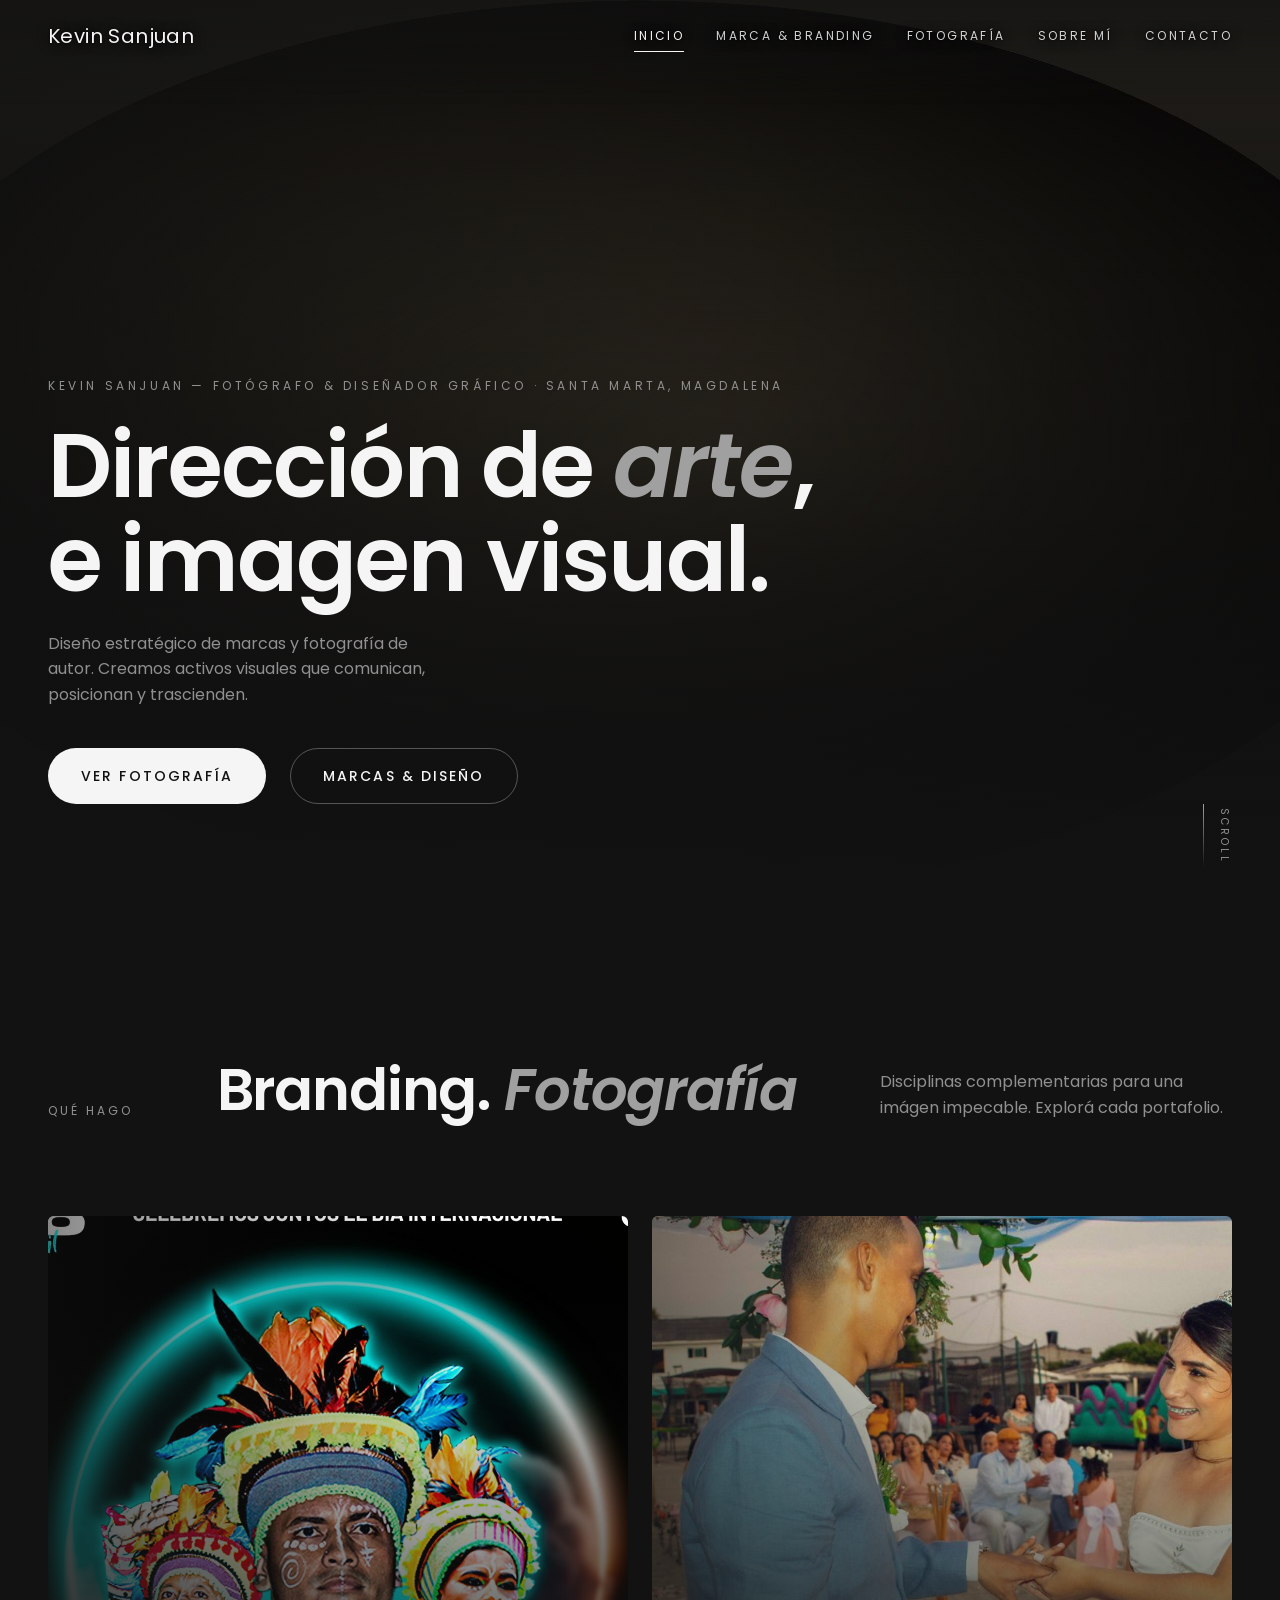
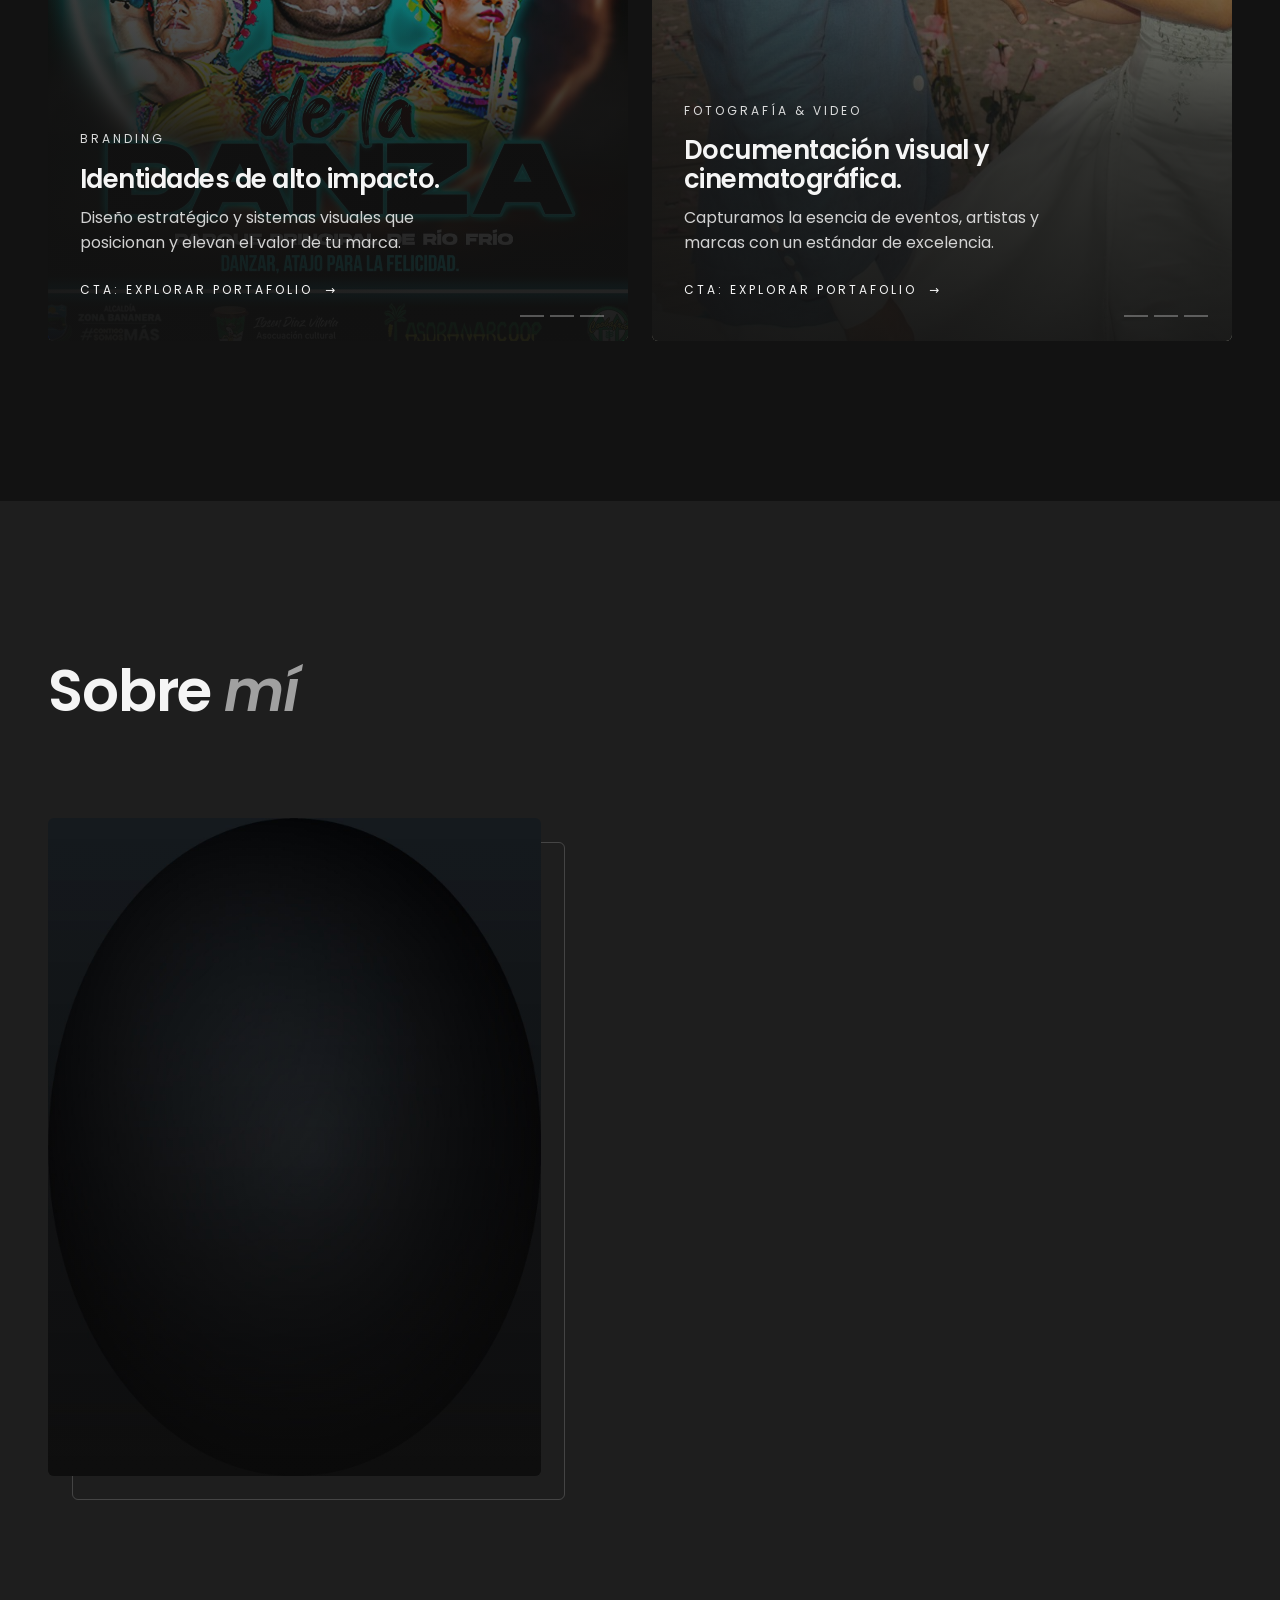
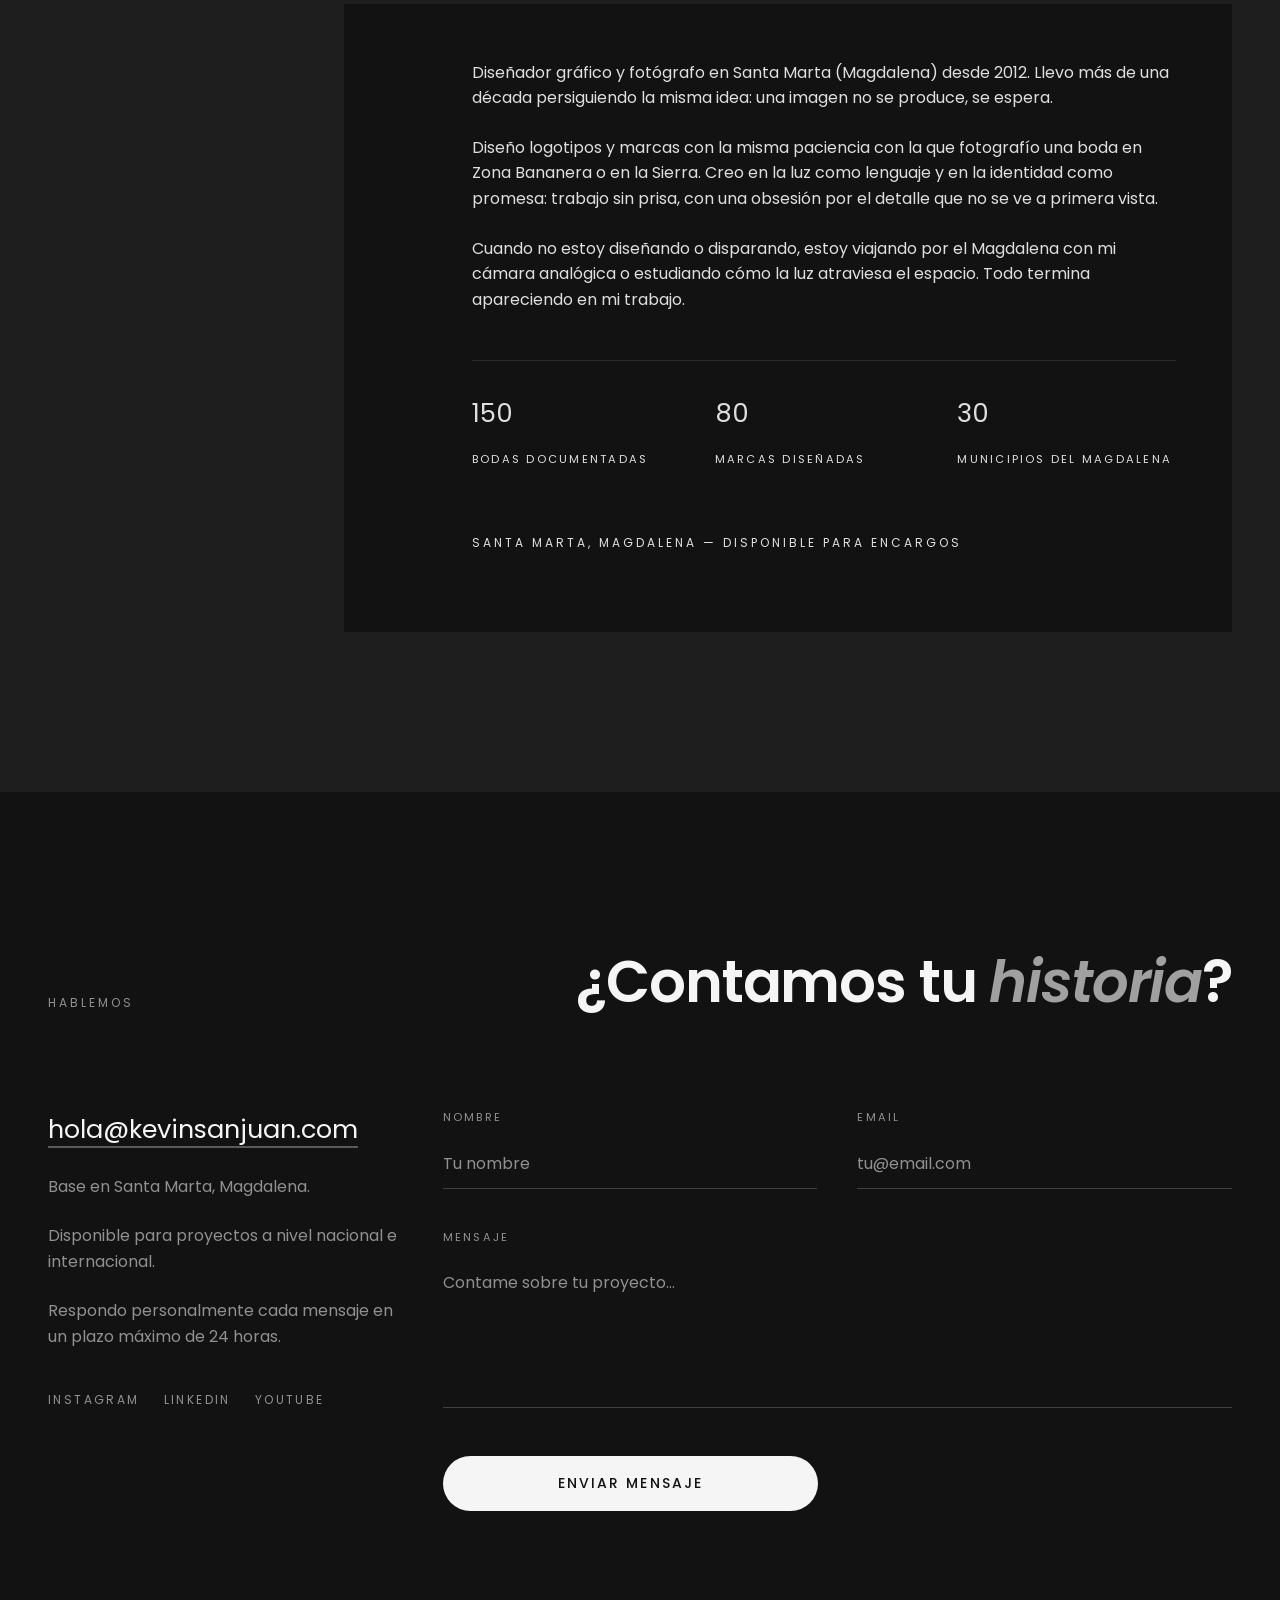
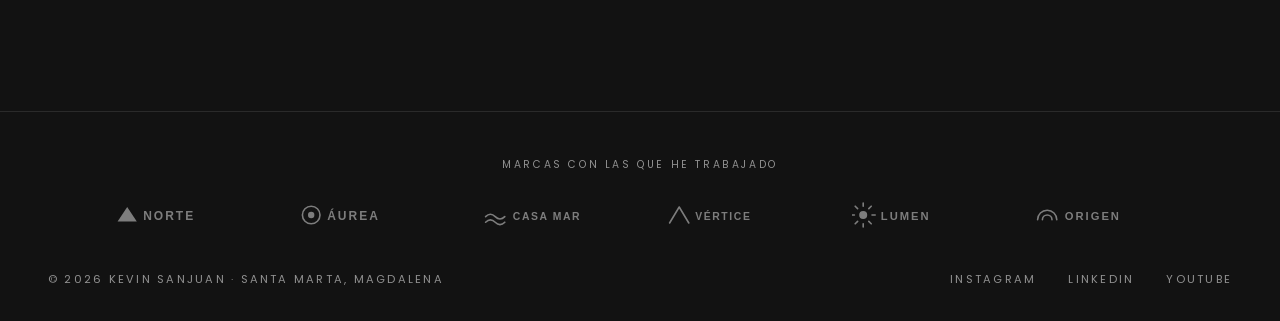
<file: index.html>
<!DOCTYPE html>
<html lang="es">
<head>
  <meta charset="UTF-8">
  <meta name="viewport" content="width=device-width, initial-scale=1">
  <!-- TITULO: es lo primero que ve Google y el usuario en los resultados.
       Mantener las palabras: "Fotógrafo", "Diseñador Gráfico", "Santa Marta". -->
  <title>Kevin Sanjuan — Fotógrafo y Diseñador Gráfico en Santa Marta</title>
  <!-- DESCRIPCION: texto que se muestra bajo el título en Google (máx ~155 caracteres).
       Debe incluir los servicios y las zonas: Santa Marta, Zona Bananera, Magdalena. -->
  <meta name="description" content="Fotógrafo de bodas, eventos y artistas y diseñador gráfico en Santa Marta y Zona Bananera, Magdalena. Logos, branding y fotografía profesional.">
  <meta property="og:title" content="Kevin Sanjuan — Fotógrafo y Diseñador Gráfico en Santa Marta">
  <meta property="og:description" content="Fotógrafo de bodas, eventos y artistas y diseñador gráfico en Santa Marta y Zona Bananera, Magdalena. Logos, branding y fotografía profesional.">
  <meta property="og:type" content="website">
  <meta property="og:site_name" content="Kevin Sanjuan">
  <meta property="og:locale" content="es_CO">
  <meta property="og:url" content="https://jcuetot.github.io/paginafotografo/">
  <meta property="og:image" content="https://jcuetot.github.io/paginafotografo/images/hero.jpg">
  <meta property="og:image:width" content="1600">
  <meta property="og:image:height" content="900">
  <meta property="og:image:alt" content="Kevin Sanjuan — Fotógrafo y Diseñador Gráfico en Santa Marta">
  <meta name="twitter:card" content="summary_large_image">
  <meta name="twitter:title" content="Kevin Sanjuan — Fotógrafo y Diseñador Gráfico en Santa Marta">
  <meta name="twitter:description" content="Fotografía y diseño gráfico en Santa Marta, Zona Bananera y el Magdalena.">
  <meta name="twitter:image" content="https://jcuetot.github.io/paginafotografo/images/hero.jpg">
  <link rel="canonical" href="https://jcuetot.github.io/paginafotografo/">
  <meta name="theme-color" content="#121212">
  <!-- Geo: ayuda a ubicar la página en Santa Marta / Magdalena -->
  <meta name="geo.region" content="CO-MAG">
  <meta name="geo.placename" content="Santa Marta, Zona Bananera, Magdalena">
  <link rel="icon" href="favicon.svg" type="image/svg+xml">

  <link rel="preconnect" href="https://fonts.googleapis.com">
  <link rel="preconnect" href="https://fonts.gstatic.com" crossorigin>
  <link href="https://fonts.googleapis.com/css2?family=Poppins:wght@400;500;600;700&display=swap" rel="stylesheet">

  <link rel="stylesheet" href="styles.css?v=6">

  <!-- DATOS ESTRUCTURADOS (JSON-LD): Google los lee para mostrar "fotógrafo en santa marta".
       Solo hay que reemplazar el teléfono cuando exista. El resto está bien así. -->
  <script type="application/ld+json">
  {
    "@context": "https://schema.org",
    "@type": "ProfessionalService",
    "additionalType": "https://schema.org/Photographer",
    "name": "Kevin Sanjuan — Fotógrafo y Diseñador Gráfico en Santa Marta",
    "description": "Fotógrafo de bodas, eventos y artistas y diseñador gráfico en Santa Marta y Zona Bananera, Magdalena. Logos, branding y fotografía profesional.",
    "url": "https://jcuetot.github.io/paginafotografo/",
    "sameAs": [
      "https://www.instagram.com/kevinsanjuan70/",
      "https://www.linkedin.com/in/kevin-sanjuan-berdugo-024667403/",
      "https://www.youtube.com/@kevinsanjuan8070"
    ],
    "image": "https://jcuetot.github.io/paginafotografo/images/hero.jpg",
    "priceRange": "$$",
    "email": "hola@kevinsanjuan.com",
    "address": {
      "@type": "PostalAddress",
      "addressLocality": "Santa Marta",
      "addressRegion": "Magdalena",
      "addressCountry": "CO"
    },
    "geo": {
      "@type": "GeoCoordinates",
      "latitude": 11.2408,
      "longitude": -74.199
    },
    "areaServed": [
      { "@type": "Place", "name": "Santa Marta" },
      { "@type": "Place", "name": "Zona Bananera" },
      { "@type": "State", "name": "Magdalena" }
    ],
    "makesOffer": [
      { "@type": "Offer", "itemOffered": { "@type": "Service", "name": "Fotografía de bodas en Santa Marta" } },
      { "@type": "Offer", "itemOffered": { "@type": "Service", "name": "Fotografía de eventos sociales" } },
      { "@type": "Offer", "itemOffered": { "@type": "Service", "name": "Fotografía de eventos musicales y artistas" } },
      { "@type": "Offer", "itemOffered": { "@type": "Service", "name": "Diseño gráfico y logotipos" } },
      { "@type": "Offer", "itemOffered": { "@type": "Service", "name": "Branding y construcción de marca" } },
      { "@type": "Offer", "itemOffered": { "@type": "Service", "name": "Video de bodas y eventos" } }
    ]
  }
  </script>
</head>
<body data-root="" data-page="inicio" data-spy="sections">

  <main>

    <!-- ============ HERO ============ -->
    <section id="inicio" class="hero">
      <!-- QUE PONER AQUI: la foto principal. Debe ser la mejor foto de Kevin (bodas o retrato editorial).
           Recomendación: formato horizontal grande. -->
      <img src="images/hero.jpg" alt="Fotógrafo de bodas en Santa Marta — fotografía profesional" class="hero-img" width="1600" height="900" decoding="async">
      <div class="hero-overlay"></div>

      <div class="hero-content">
        <p class="hero-eyebrow hero-reveal d1">Kevin Sanjuan — Fotógrafo &amp; diseñador gráfico · Santa Marta, Magdalena</p>
        <!-- QUE PONER AQUI: la frase grande. Es la identidad de la página.
             Puede quedarse "La luz, tu historia." o cambiarse por otra frase corta del fotógrafo.
             Ejemplo: "Imágenes que hablan por tu marca." · "Cada boda, una historia." -->
        <h1 class="hero-title">
          <span class="hero-reveal d2">Dirección de <em>arte</em>,</span>
          <span class="hero-reveal d3">e imagen visual.</span>
        </h1>
        <!-- QUE PONER AQUI: el resumen de 1-2 líneas. Importante que mencione "Santa Marta" y
             "Zona Bananera" porque así encuentra la página quien busca
             "fotógrafo en santa marta" o "diseñador gráfico zona bananera". -->
        <p class="hero-sub hero-reveal d4">Diseño estratégico de marcas y fotografía de autor. Creamos activos visuales que comunican, posicionan y trascienden.</p>
        <div class="hero-actions hero-reveal d5">
          <a href="fotos.html" class="btn btn-primary magnetic" data-strength="0.35">Ver fotografía</a>
          <a href="branding.html" class="btn btn-outline magnetic" data-strength="0.35">Marcas &amp; diseño</a>
        </div>
      </div>

      <div class="hero-scroll" aria-hidden="true">
        <span>Scroll</span>
        <span class="hero-scroll-line"></span>
      </div>
    </section>

    <!-- ============ DOS RAMAS: MARCA & BRANDING · FOTOGRAFÍA & VIDEO ============ -->
    <section id="trabajo" class="section">
      <div class="section-head reveal">
        <p class="eyebrow">Qué hago</p>
        <h2 class="h2">Branding. <em>Fotografía</em></h2>
        <p class="section-intro">Disciplinas complementarias para una imágen impecable. Explorá cada portafolio.</p>
      </div>

      <div class="showcase">
        <!-- QUE PONER AQUI: las fotos del slideshow. Cada <img> es una foto real de la rama.
             Se cambian solas con fundido. Para agregar o quitar fotos, copiar/borrar líneas <img>. -->
        <a href="branding.html" class="showcase-card reveal" aria-label="Marca y branding — trabajos de diseño">
          <div class="slideshow" data-slideshow aria-hidden="true">
            <img class="slideshow-img" src="images/sesiones/diseno-grafico/cover.jpg" alt="" loading="lazy" width="1449" height="1600" decoding="async">
            <img class="slideshow-img" src="images/sesiones/diseno-grafico/foto-2.jpg" alt="" loading="lazy" width="1600" height="1600" decoding="async">
            <img class="slideshow-img" src="images/sesiones/diseno-grafico/foto-3.jpg" alt="" loading="lazy" width="1060" height="1500" decoding="async">
          </div>
          <div class="showcase-shade"></div>
          <div class="showcase-dots" aria-hidden="true">
            <span class="slideshow-dot"></span><span class="slideshow-dot"></span><span class="slideshow-dot"></span>
          </div>
          <div class="showcase-content">
            <p class="eyebrow">Branding</p>
            <h2>Identidades de alto impacto.</h2>
            <p>Diseño estratégico y sistemas visuales que posicionan y elevan el valor de tu marca.</p>
            <span class="showcase-cta">CTA: Explorar portafolio</span>
          </div>
        </a>

        <a href="fotos.html" class="showcase-card reveal" aria-label="Fotografía y video — galerías por tipo de evento">
          <div class="slideshow" data-slideshow aria-hidden="true">
            <img class="slideshow-img" src="images/sesiones/bodas/cover.jpg" alt="" loading="lazy" width="1600" height="1067" decoding="async">
            <img class="slideshow-img" src="images/sesiones/bodas/foto-2.jpg" alt="" loading="lazy" width="1600" height="1067" decoding="async">
            <img class="slideshow-img" src="images/sesiones/bodas/foto-3.jpg" alt="" loading="lazy" width="1600" height="1128" decoding="async">
          </div>
          <div class="showcase-shade"></div>
          <div class="showcase-dots" aria-hidden="true">
            <span class="slideshow-dot"></span><span class="slideshow-dot"></span><span class="slideshow-dot"></span>
          </div>
          <div class="showcase-content">
            <p class="eyebrow">Fotografía &amp; Video</p>
            <h2>Documentación visual y cinematográfica.</h2>
            <p>Capturamos la esencia de eventos, artistas y marcas con un estándar de excelencia.</p>
            <span class="showcase-cta">CTA: Explorar portafolio</span>
          </div>
        </a>
      </div>
    </section>

    <!-- ============ SOBRE MÍ ============ -->
    <section id="about" class="section section-about">
      <h2 class="h2 reveal">Sobre <em>mí</em></h2>

      <div class="about-grid">
        <!-- QUE PONER AQUI: retrato real de Kevin trabajando o posando -->
        <div class="reveal about-photo-wrap">
          <div class="about-photo">
            <img src="images/about.jpg" alt="Retrato de Kevin Sanjuan — fotógrafo y diseñador gráfico en Santa Marta" loading="lazy" width="1200" height="1600" decoding="async">
            <div class="about-photo-shade"></div>
          </div>
          <div class="about-frame" aria-hidden="true"></div>
        </div>

        <!-- QUE PONER AQUI: la historia de Kevin en 3 párrafos.
             Ideal que mencione: Santa Marta / Zona Bananera / Magdalena, sus dos oficios
             (diseño gráfico y fotografía), y qué lo diferencia. -->
        <div class="reveal about-text">
          <p>Diseñador gráfico y fotógrafo en Santa Marta (Magdalena) desde 2012. Llevo más de una década persiguiendo la misma idea: una imagen no se produce, se espera.</p>
          <p>Diseño logotipos y marcas con la misma paciencia con la que fotografío una boda en Zona Bananera o en la Sierra. Creo en la luz como lenguaje y en la identidad como promesa: trabajo sin prisa, con una obsesión por el detalle que no se ve a primera vista.</p>
          <p>Cuando no estoy diseñando o disparando, estoy viajando por el Magdalena con mi cámara analógica o estudiando cómo la luz atraviesa el espacio. Todo termina apareciendo en mi trabajo.</p>

          <!-- QUE PONER AQUI: 3 cifras que hablen de tu trabajo (sin años de experiencia si no querés).
               Cambiá el número y el texto de cada bloque; podés agregar o quitar bloques. -->
          <div class="about-stats">
            <div><p class="stat-value">150</p><p class="stat-label">bodas documentadas</p></div>
            <div><p class="stat-value">80</p><p class="stat-label">marcas diseñadas</p></div>
            <div><p class="stat-value">30</p><p class="stat-label">municipios del Magdalena</p></div>
          </div>

          <p class="about-location">Santa Marta, Magdalena — disponible para encargos</p>
        </div>
      </div>
    </section>

    <!-- ============ CONTACTO ============ -->
    <section id="contacto" class="section">
      <div class="section-head reveal">
        <p class="eyebrow">Hablemos</p>
        <h2 class="h2">¿Contamos tu <em>historia</em>?</h2>
      </div>

      <div class="contact-grid">
        <div class="reveal contact-info">
          <!-- QUE PONER AQUI: el email real de Kevin. Se usa también para el formulario (abajo, data-email). -->
          <a href="mailto:hola@kevinsanjuan.com" class="contact-email">hola@kevinsanjuan.com</a>
          <p class="contact-note">Base en Santa Marta, Magdalena.</p>
          <p class="contact-note">Disponible para proyectos a nivel nacional e internacional.</p>
          <p class="contact-note">Respondo personalmente cada mensaje en un plazo máximo de 24 horas.</p>
          <div class="contact-socials">
            <!-- QUE PONER AQUI: redes reales de Kevin -->
            <a href="https://www.instagram.com/kevinsanjuan70/" target="_blank" rel="noopener noreferrer">Instagram</a>
            <a href="https://www.linkedin.com/in/kevin-sanjuan-berdugo-024667403/" target="_blank" rel="noopener noreferrer">LinkedIn</a>
            <a href="https://www.youtube.com/@kevinsanjuan8070" target="_blank" rel="noopener noreferrer">YouTube</a>
          </div>
        </div>

        <!-- QUE PONER AQUI (data-email): el mismo email real de Kevin.
             El formulario abre el cliente de correo con el mensaje listo para enviar. -->
        <form id="contact-form" class="reveal contact-form" data-email="hola@kevinsanjuan.com" novalidate>
          <div class="form-row">
            <div>
              <label for="name">Nombre</label>
              <input id="name" name="name" type="text" required placeholder="Tu nombre">
            </div>
            <div>
              <label for="email">Email</label>
              <input id="email" name="email" type="email" required placeholder="tu@email.com">
            </div>
          </div>
          <div class="form-row">
            <div class="form-full">
              <label for="message">Mensaje</label>
              <textarea id="message" name="message" rows="5" required placeholder="Contame sobre tu proyecto…"></textarea>
            </div>
          </div>
          <div class="form-row">
            <button type="submit" class="btn btn-primary magnetic" data-strength="0.35">Enviar mensaje</button>
          </div>
          <p id="form-success" class="form-success" hidden>Gracias, se abrió tu cliente de correo con el mensaje preparado.</p>
        </form>
      </div>
    </section>

  </main>

  <script src="nav.js?v=6"></script>
  <script src="script.js?v=6"></script>
</body>
</html>
</file>
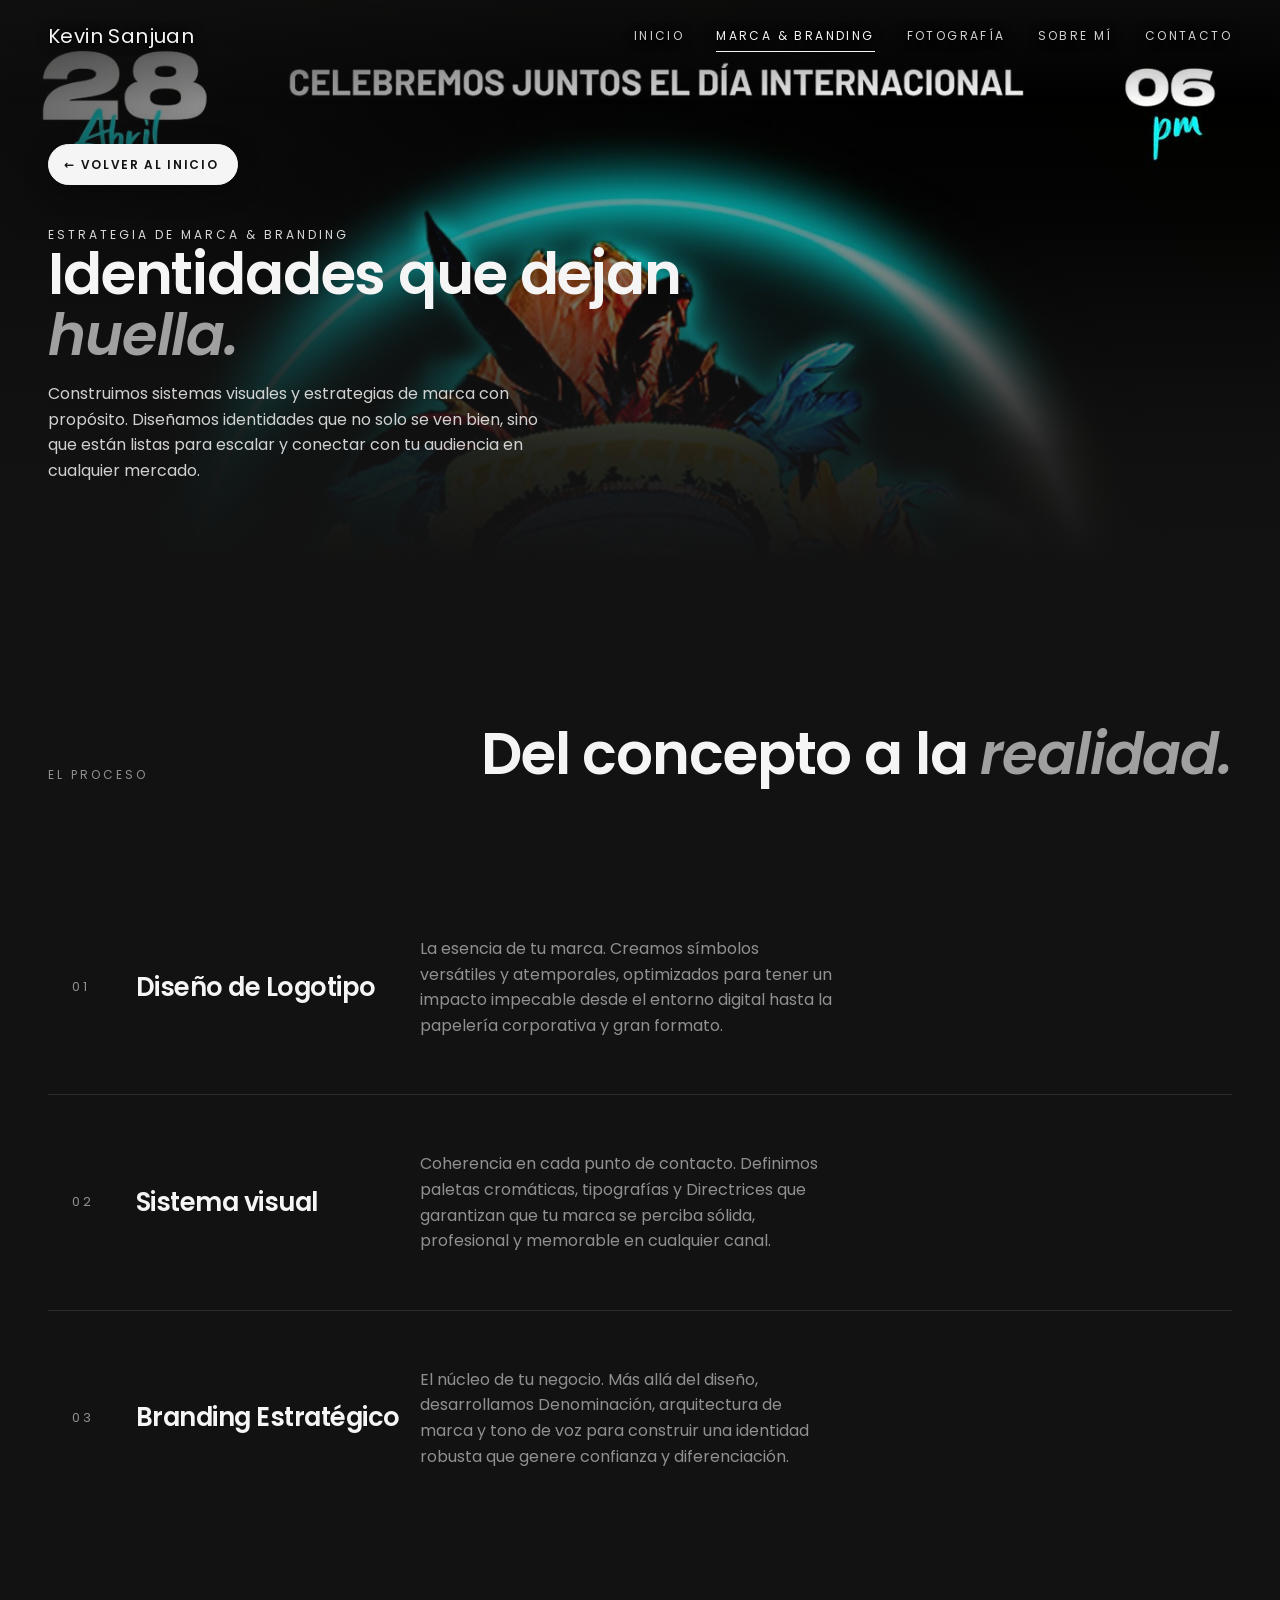
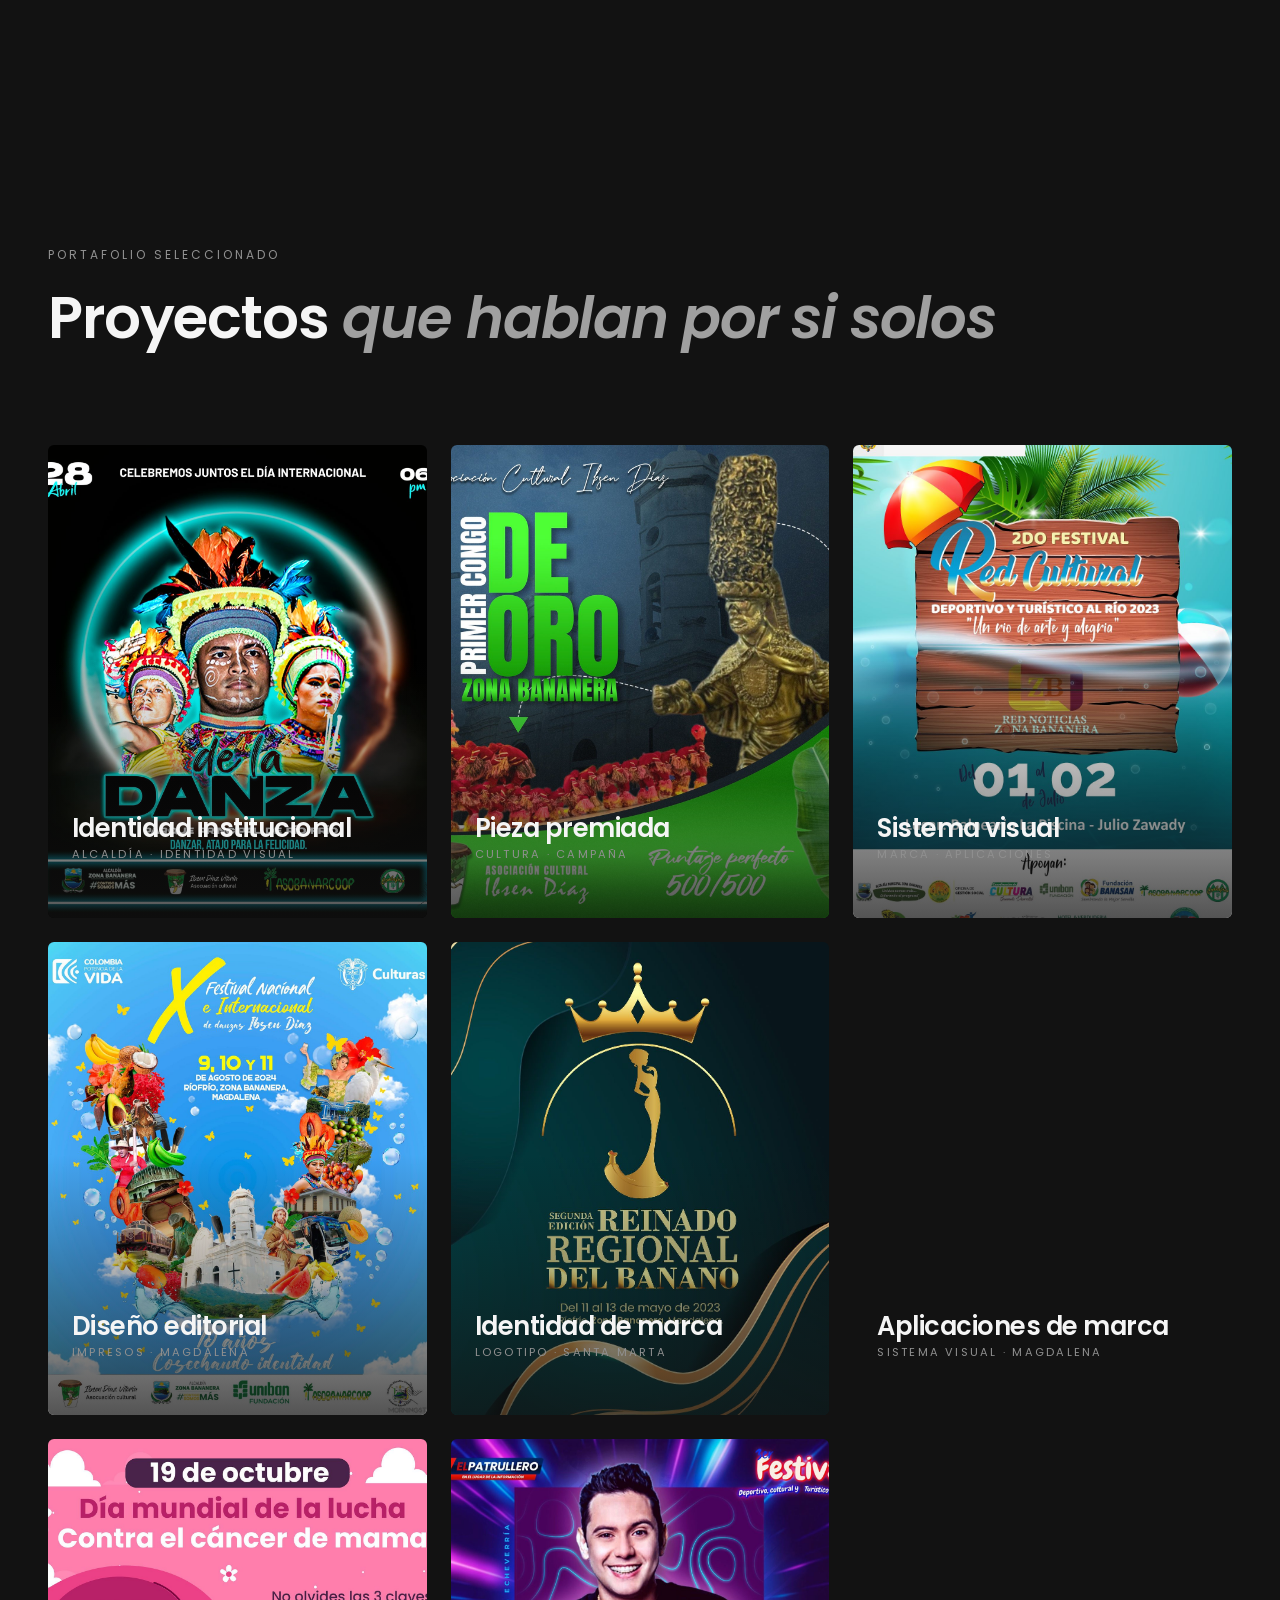
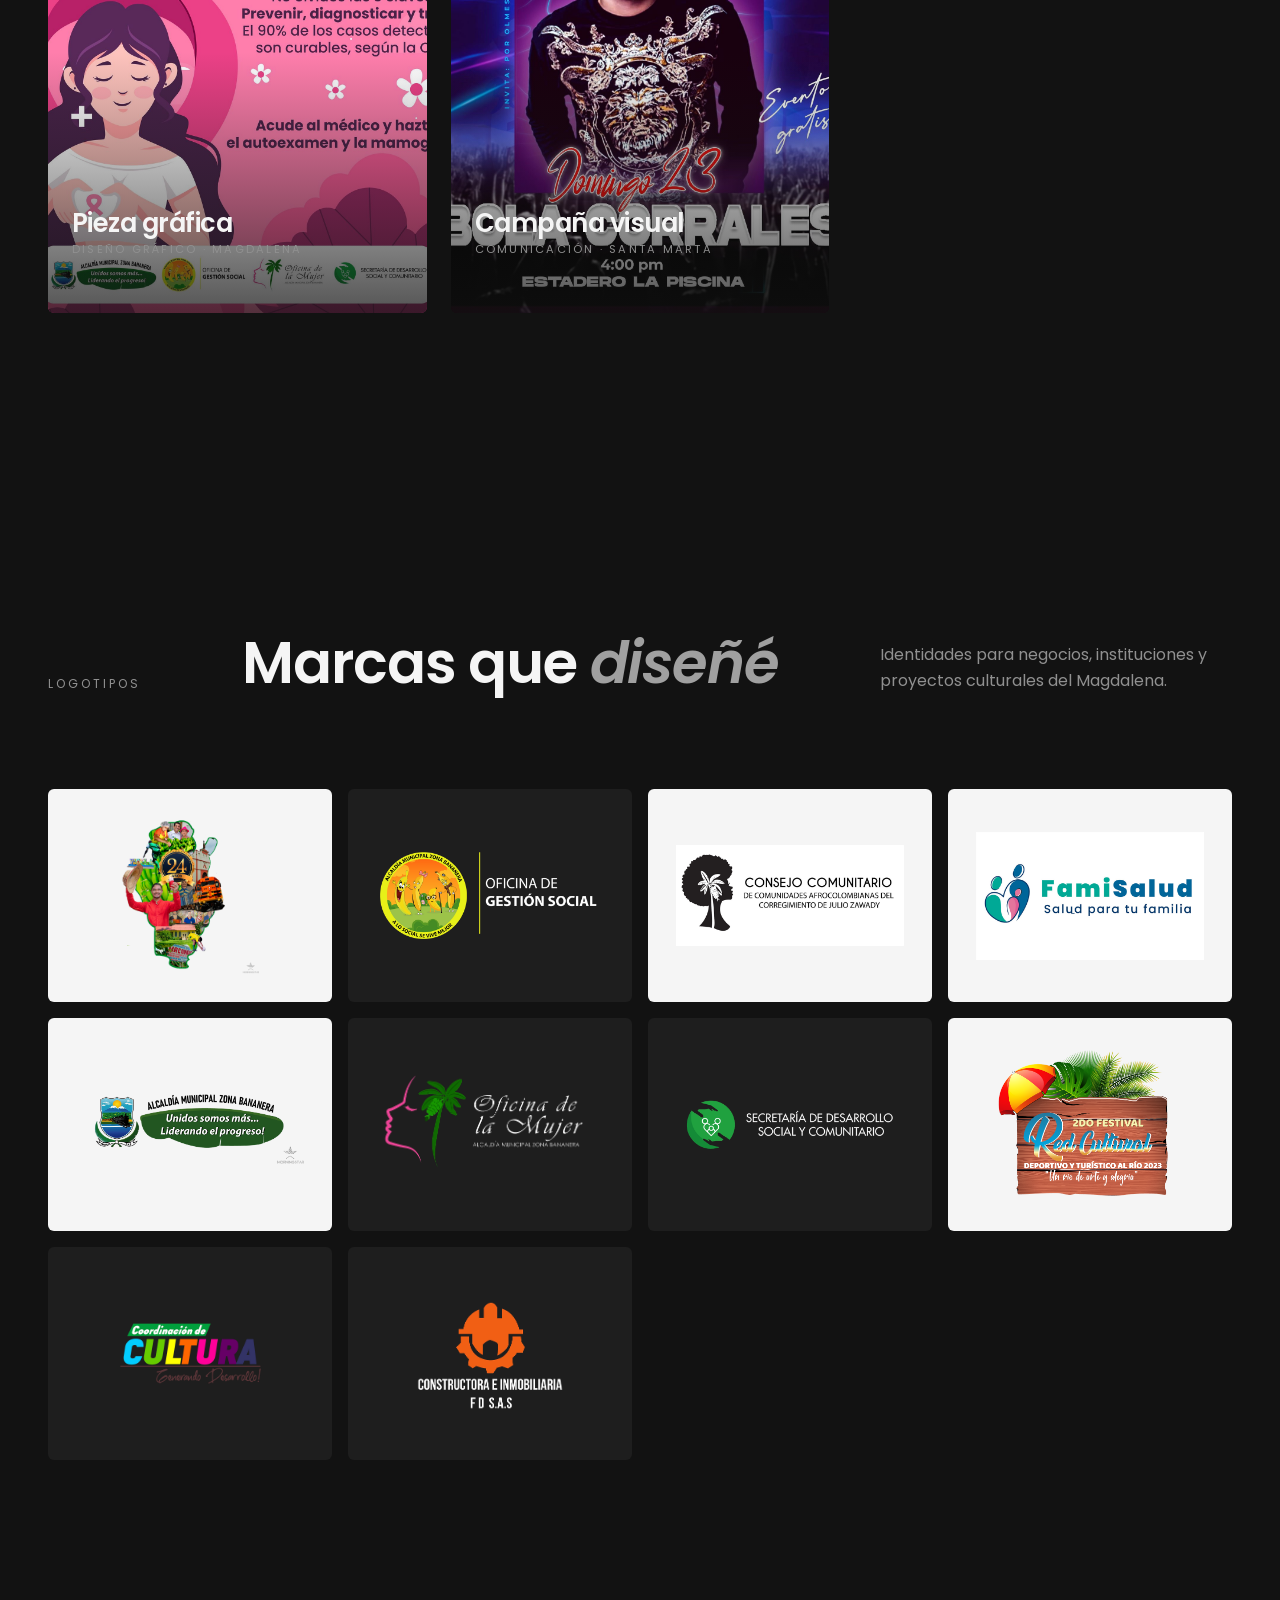
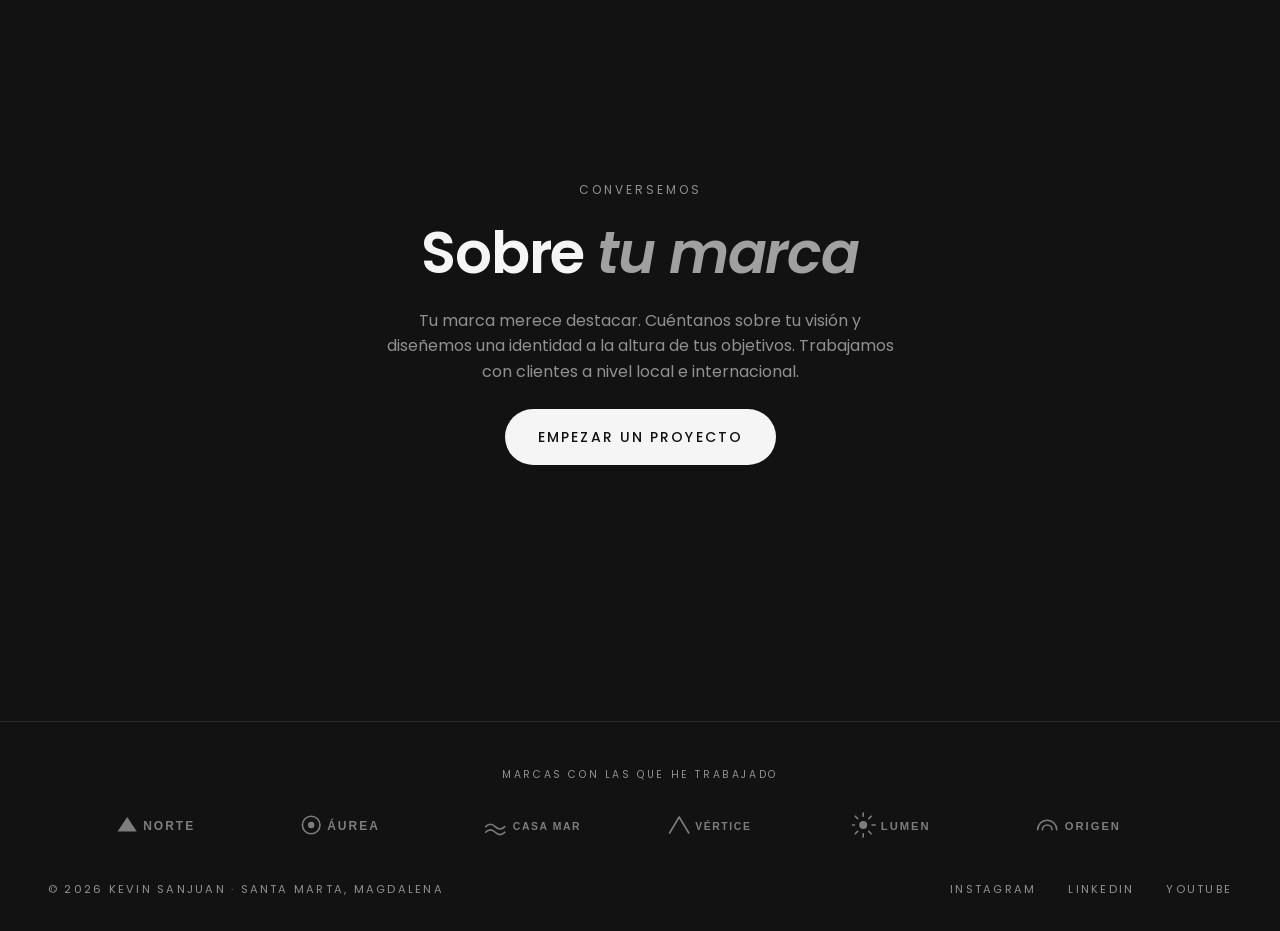
<file: branding.html>
<!DOCTYPE html>
<html lang="es">
<head>
  <meta charset="UTF-8">
  <meta name="viewport" content="width=device-width, initial-scale=1">
  <!-- TITULO: así ve Google esta página. Mantener: "Diseñador Gráfico", "Santa Marta". -->
  <title>Diseñador Gráfico en Santa Marta — Kevin Sanjuan | Logos y Branding</title>
  <!-- DESCRIPCION: texto bajo el título en Google (máx ~155 caracteres).
       Quien busque "diseñador grafico santa marta" o "branding zona bananera" debería encontrarla. -->
  <meta name="description" content="Diseñador gráfico en Santa Marta y Zona Bananera, Magdalena. Logotipos, identidad visual y branding completo para negocios. Kevin Sanjuan, diseño gráfico profesional.">
  <meta property="og:title" content="Diseñador Gráfico en Santa Marta — Kevin Sanjuan | Logos y Branding">
  <meta property="og:description" content="Logotipos, identidad visual y branding completo en Santa Marta y Zona Bananera, Magdalena.">
  <meta property="og:type" content="website">
  <meta property="og:site_name" content="Kevin Sanjuan">
  <meta property="og:locale" content="es_CO">
  <meta property="og:url" content="https://jcuetot.github.io/paginafotografo/branding.html">
  <meta property="og:image" content="https://jcuetot.github.io/paginafotografo/images/sesiones/diseno-grafico/cover.jpg">
  <meta property="og:image:width" content="1449">
  <meta property="og:image:height" content="1600">
  <meta property="og:image:alt" content="Diseñador Gráfico en Santa Marta — Kevin Sanjuan | Logos y Branding">
  <meta name="twitter:card" content="summary_large_image">
  <meta name="twitter:title" content="Diseñador Gráfico en Santa Marta — Kevin Sanjuan | Logos y Branding">
  <meta name="twitter:description" content="Fotografía y diseño gráfico en Santa Marta, Zona Bananera y el Magdalena.">
  <meta name="twitter:image" content="https://jcuetot.github.io/paginafotografo/images/sesiones/diseno-grafico/cover.jpg">
  <link rel="canonical" href="https://jcuetot.github.io/paginafotografo/branding.html">
  <meta name="theme-color" content="#121212">
  <meta name="geo.region" content="CO-MAG">
  <meta name="geo.placename" content="Santa Marta, Zona Bananera, Magdalena">
  <link rel="icon" href="favicon.svg" type="image/svg+xml">

  <link rel="preconnect" href="https://fonts.googleapis.com">
  <link rel="preconnect" href="https://fonts.gstatic.com" crossorigin>
  <link href="https://fonts.googleapis.com/css2?family=Poppins:wght@400;500;600;700&display=swap" rel="stylesheet">

  <link rel="stylesheet" href="styles.css?v=6">

  <!-- DATOS ESTRUCTURADOS (JSON-LD): Google los lee para mostrar "diseñador grafico en santa marta".
       Solo reemplazar el teléfono cuando exista. -->
  <script type="application/ld+json">
  {
    "@context": "https://schema.org",
    "@type": "ProfessionalService",
    "additionalType": "https://schema.org/GraphicDesigner",
    "name": "Kevin Sanjuan — Diseñador Gráfico en Santa Marta",
    "description": "Logotipos, identidad visual y branding completo para negocios en Santa Marta y Zona Bananera, Magdalena.",
    "url": "https://jcuetot.github.io/paginafotografo/branding.html",
    "sameAs": [
      "https://www.instagram.com/kevinsanjuan70/",
      "https://www.linkedin.com/in/kevin-sanjuan-berdugo-024667403/",
      "https://www.youtube.com/@kevinsanjuan8070"
    ],
    "image": "https://jcuetot.github.io/paginafotografo/images/sesiones/diseno-grafico/cover.jpg",
    "priceRange": "$$",
    "email": "hola@kevinsanjuan.com",
    "address": {
      "@type": "PostalAddress",
      "addressLocality": "Santa Marta",
      "addressRegion": "Magdalena",
      "addressCountry": "CO"
    },
    "geo": {
      "@type": "GeoCoordinates",
      "latitude": 11.2408,
      "longitude": -74.199
    },
    "areaServed": [
      { "@type": "Place", "name": "Santa Marta" },
      { "@type": "Place", "name": "Zona Bananera" },
      { "@type": "State", "name": "Magdalena" }
    ],
    "makesOffer": [
      { "@type": "Offer", "itemOffered": { "@type": "Service", "name": "Diseño de logotipos en Santa Marta" } },
      { "@type": "Offer", "itemOffered": { "@type": "Service", "name": "Identidad visual y papelería" } },
      { "@type": "Offer", "itemOffered": { "@type": "Service", "name": "Branding y construcción de marca" } }
    ]
  }
  </script>
</head>
<body data-root="" data-page="branding">

  <main>

    <!-- ============ BANNER DE LA PÁGINA ============ -->
    <section class="page-hero">
      <img src="images/sesiones/diseno-grafico/cover.jpg" alt="Trabajos de diseño gráfico en Santa Marta" class="page-hero-img" width="1449" height="1600" decoding="async">
      <div class="page-hero-shade"></div>
      <div class="page-hero-content">
        <a class="hero-back" href="index.html">← Volver al inicio</a>
        <p class="eyebrow">Estrategia de Marca &amp; Branding</p>
        <h1>Identidades que dejan<em> huella.</em></h1>
        <p>Construimos sistemas visuales y estrategias de marca con propósito. Diseñamos identidades que no solo se ven bien, sino que están listas para escalar y conectar con tu audiencia en cualquier mercado.</p>
      </div>
    </section>

    <!-- ============ QUÉ INCLUYE ============ -->
    <section class="section">
      <div class="section-head reveal">
        <p class="eyebrow">El proceso</p>
        <h2 class="h2">Del concepto a la <em>realidad.</em></h2>
      </div>

      <ul class="services">
        <!-- QUE PONER AQUI: descripciones de cada servicio de diseño. Pueden mencionar la zona. -->
        <li class="reveal service">
          <div class="service-row">
            <span class="service-num">01</span>
            <h3 class="service-name">Diseño de Logotipo</h3>
            <p class="service-desc">La esencia de tu marca. Creamos símbolos versátiles y atemporales, optimizados para tener un impacto impecable desde el entorno digital hasta la papelería corporativa y gran formato.</p>
          </div>
        </li>

        <li class="reveal service">
          <div class="service-row">
            <span class="service-num">02</span>
            <h3 class="service-name">Sistema visual</h3>
            <p class="service-desc">Coherencia en cada punto de contacto. Definimos paletas cromáticas, tipografías y Directrices que garantizan que tu marca se perciba sólida, profesional y memorable en cualquier canal.</p>
          </div>
        </li>

        <li class="reveal service">
          <div class="service-row">
            <span class="service-num">03</span>
            <h3 class="service-name">Branding Estratégico</h3>
            <p class="service-desc">El núcleo de tu negocio. Más allá del diseño, desarrollamos Denominación, arquitectura de marca y tono de voz para construir una identidad robusta que genere confianza y diferenciación.</p>
          </div>
        </li>
      </ul>
    </section>

    <!-- ============ TRABAJOS DE MARCA ============ -->
    <section class="section">
      <div class="section-head reveal">
        <p class="eyebrow">Portafolio Seleccionado</p>
        <h2 class="h2">Proyectos<em> que hablan por si solos</em></h2>
        <!-- QUE PONER AQUI: cada tarjeta es un proyecto real de diseño.
             1) Título: nombre del cliente o marca.
             2) Categoría: tipo de trabajo (ej: "Logotipo · Zona Bananera").
             3) Foto: copiar la foto real del proyecto en images/sesiones/diseno-grafico/ o branding/.
             Para agregar proyectos, copiar un bloque <article> y pegarlo dentro de la cuadrícula. -->
      </div>

      <div class="brand-grid">
        <article class="brand-card reveal">
          <img src="images/sesiones/diseno-grafico/cover.jpg" alt="Identidad visual para alcaldía — diseñador gráfico en Santa Marta" loading="lazy" width="1449" height="1600" decoding="async">
          <div class="brand-shade"></div>
          <div class="brand-info">
            <h3>Identidad institucional</h3>
            <p>Alcaldía · identidad visual</p>
            <a href="index.html#contacto" class="brand-cta">Encargar algo así</a>
          </div>
        </article>

        <article class="brand-card reveal">
          <img src="images/sesiones/diseno-grafico/foto-2.jpg" alt="Campaña para función cultural premiada — diseño gráfico en el Magdalena" loading="lazy" width="1600" height="1600" decoding="async">
          <div class="brand-shade"></div>
          <div class="brand-info">
            <h3>Pieza premiada</h3>
            <p>Cultura · campaña</p>
            <a href="index.html#contacto" class="brand-cta">Encargar algo así</a>
          </div>
        </article>

        <article class="brand-card reveal">
          <img src="images/sesiones/diseno-grafico/foto-3.jpg" alt="Sistema visual de marca — diseñador gráfico en Santa Marta" loading="lazy" width="1060" height="1500" decoding="async">
          <div class="brand-shade"></div>
          <div class="brand-info">
            <h3>Sistema visual</h3>
            <p>Marca · aplicaciones</p>
            <a href="index.html#contacto" class="brand-cta">Encargar algo así</a>
          </div>
        </article>

        <article class="brand-card reveal">
          <img src="images/sesiones/diseno-grafico/foto-4.jpg" alt="Diseño editorial e impresos — diseñador gráfico en el Magdalena" loading="lazy" width="1334" height="1600" decoding="async">
          <div class="brand-shade"></div>
          <div class="brand-info">
            <h3>Diseño editorial</h3>
            <p>Impresos · Magdalena</p>
            <a href="index.html#contacto" class="brand-cta">Encargar algo así</a>
          </div>
        </article>

        <article class="brand-card reveal">
          <img src="images/sesiones/diseno-grafico/foto-5.jpg" alt="Identidad de marca y logotipo — diseñador gráfico en Santa Marta" loading="lazy" width="1093" height="1500" decoding="async">
          <div class="brand-shade"></div>
          <div class="brand-info">
            <h3>Identidad de marca</h3>
            <p>Logotipo · Santa Marta</p>
            <a href="index.html#contacto" class="brand-cta">Encargar algo así</a>
          </div>
        </article>

        <article class="brand-card reveal">
          <img src="images/sesiones/diseno-grafico/foto-6.jpg" alt="Aplicaciones de marca — diseño gráfico en el Magdalena" loading="lazy" width="1500" height="1500" decoding="async">
          <div class="brand-shade"></div>
          <div class="brand-info">
            <h3>Aplicaciones de marca</h3>
            <p>Sistema visual · Magdalena</p>
            <a href="index.html#contacto" class="brand-cta">Encargar algo así</a>
          </div>
        </article>

        <article class="brand-card reveal">
          <img src="images/sesiones/diseno-grafico/foto-7.jpg" alt="Pieza gráfica para marca — diseñador gráfico en Santa Marta" loading="lazy" width="1600" height="1600" decoding="async">
          <div class="brand-shade"></div>
          <div class="brand-info">
            <h3>Pieza gráfica</h3>
            <p>Diseño gráfico · Magdalena</p>
            <a href="index.html#contacto" class="brand-cta">Encargar algo así</a>
          </div>
        </article>

        <article class="brand-card reveal">
          <img src="images/sesiones/diseno-grafico/foto-8.jpg" alt="Campaña visual para marca — diseñador gráfico en el Magdalena" loading="lazy" width="1577" height="1600" decoding="async">
          <div class="brand-shade"></div>
          <div class="brand-info">
            <h3>Campaña visual</h3>
            <p>Comunicación · Santa Marta</p>
            <a href="index.html#contacto" class="brand-cta">Encargar algo así</a>
          </div>
        </article>
      </div>
    </section>

    <!-- ============ LOGOTIPOS ============ -->
    <section class="section">
      <div class="section-head reveal">
        <p class="eyebrow">Logotipos</p>
        <h2 class="h2">Marcas que <em>diseñé</em></h2>
        <p class="section-intro">Identidades para negocios, instituciones y proyectos culturales del Magdalena.</p>
      </div>

      <div class="logos-grid">
        <div class="logo-item reveal"><img src="images/sesiones/logos/logo-1.png" alt="Diseño de logotipo — Kevin Sanjuan" loading="lazy" width="707" height="800" decoding="async"></div>
        <div class="logo-item logo-item--dark reveal"><img src="images/sesiones/logos/logo-2.png" alt="Diseño de logotipo — Kevin Sanjuan" loading="lazy" width="800" height="334" decoding="async"></div>
        <div class="logo-item reveal"><img src="images/sesiones/logos/logo-3.png" alt="Diseño de logotipo — Kevin Sanjuan" loading="lazy" width="800" height="356" decoding="async"></div>
        <div class="logo-item reveal"><img src="images/sesiones/logos/logo-4.png" alt="Diseño de logotipo — Kevin Sanjuan" loading="lazy" width="800" height="450" decoding="async"></div>
        <div class="logo-item reveal"><img src="images/sesiones/logos/logo-5.png" alt="Logotipo para alcaldía — Kevin Sanjuan" loading="lazy" width="800" height="283" decoding="async"></div>
        <div class="logo-item logo-item--dark reveal"><img src="images/sesiones/logos/logo-6.png" alt="Logotipo para alcaldía — Kevin Sanjuan" loading="lazy" width="477" height="216" decoding="async"></div>
        <div class="logo-item logo-item--dark reveal"><img src="images/sesiones/logos/logo-7.png" alt="Logotipo para alcaldía — Kevin Sanjuan" loading="lazy" width="800" height="290" decoding="async"></div>
        <div class="logo-item reveal"><img src="images/sesiones/logos/logo-8.png" alt="Diseño de logotipo — Kevin Sanjuan" loading="lazy" width="800" height="623" decoding="async"></div>
        <div class="logo-item logo-item--dark reveal"><img src="images/sesiones/logos/logo-9.png" alt="Logotipo para alcaldía — Kevin Sanjuan" loading="lazy" width="800" height="800" decoding="async"></div>
        <div class="logo-item logo-item--dark reveal"><img src="images/sesiones/logos/logo-10.png" alt="Diseño de logotipo — Kevin Sanjuan" loading="lazy" width="567" height="340" decoding="async"></div>
      </div>
    </section>

    <!-- ============ CIERRE ============ -->
    <section class="section section-cta">
      <div class="section-head reveal">
        <p class="eyebrow">Conversemos</p>
        <h2 class="h2">Sobre <em>tu marca</em></h2>
        <p class="section-intro">Tu marca merece destacar. Cuéntanos sobre tu visión y diseñemos una identidad a la altura de tus objetivos. Trabajamos con clientes a nivel local e internacional.</p>
        <a href="index.html#contacto" class="btn btn-primary magnetic" data-strength="0.35">Empezar un proyecto</a>
      </div>
    </section>

  </main>

  <script src="nav.js?v=6"></script>
  <script src="script.js?v=6"></script>
</body>
</html>
</file>
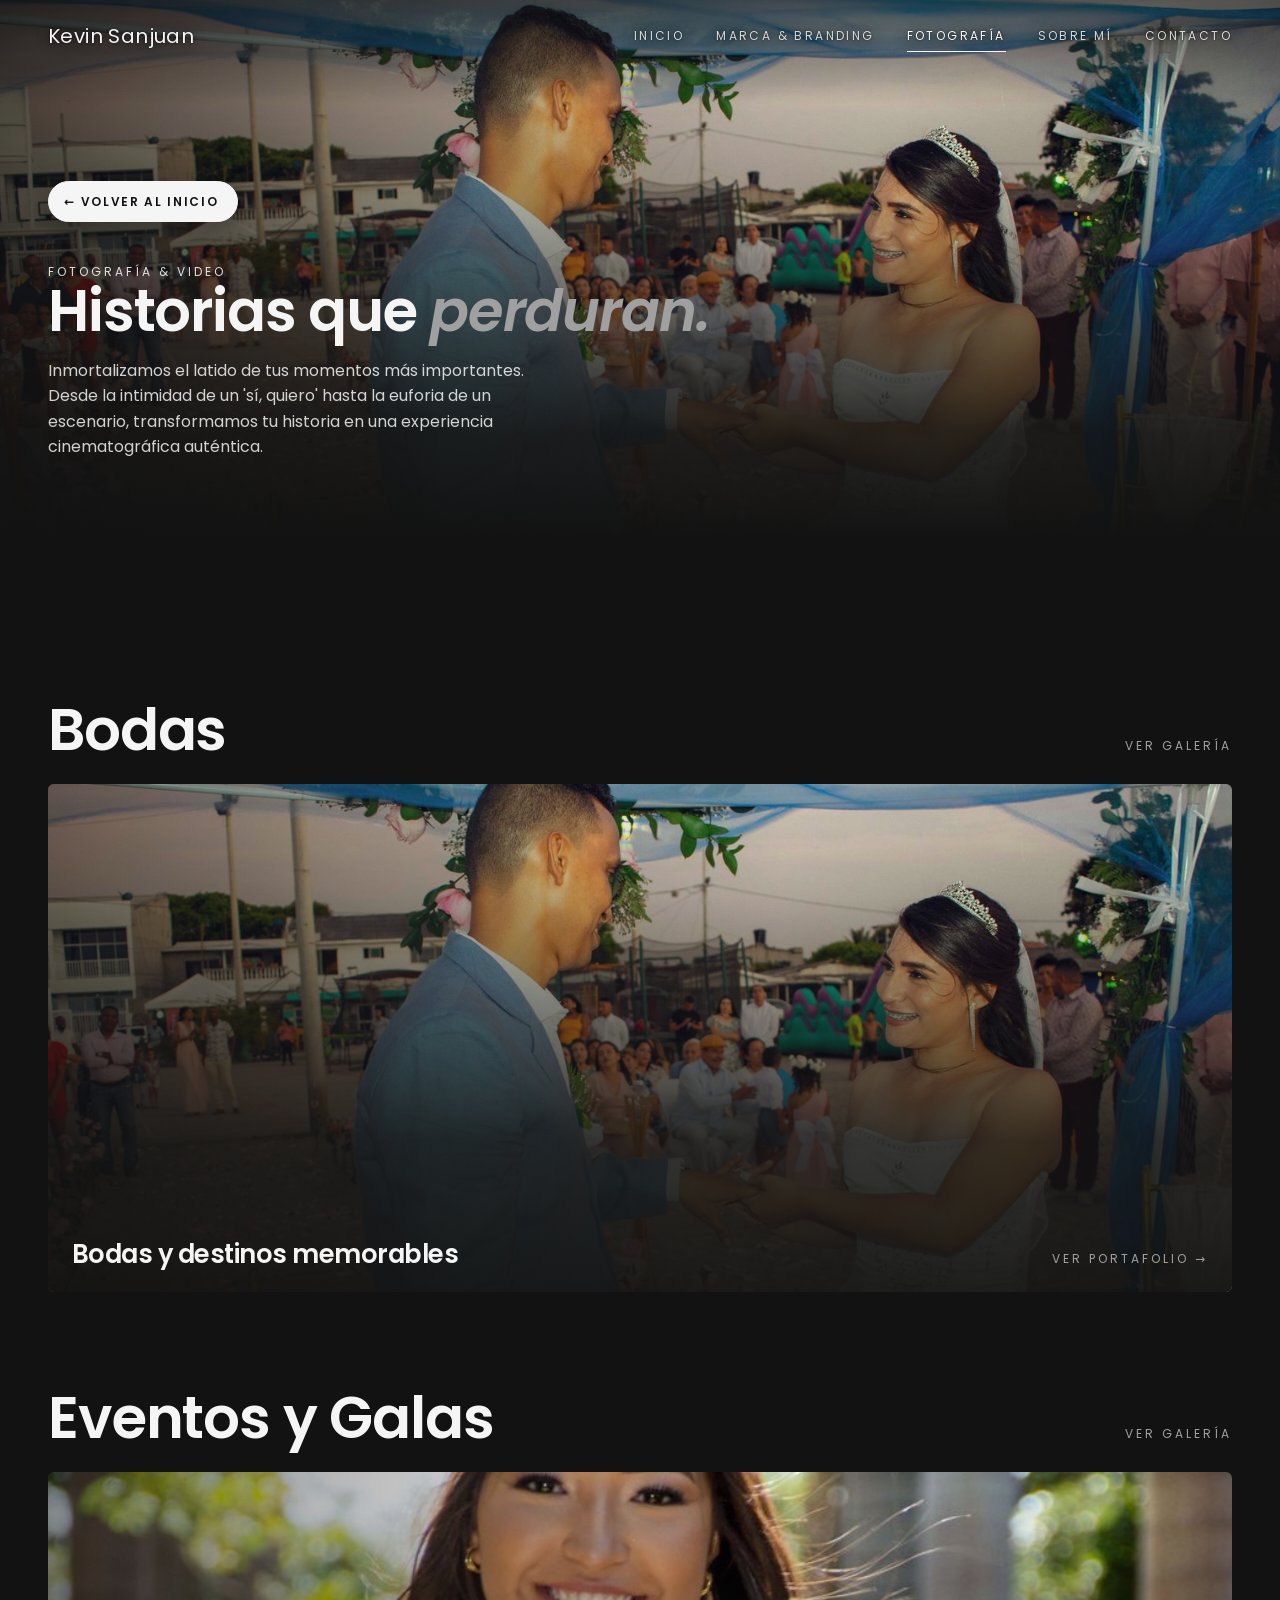
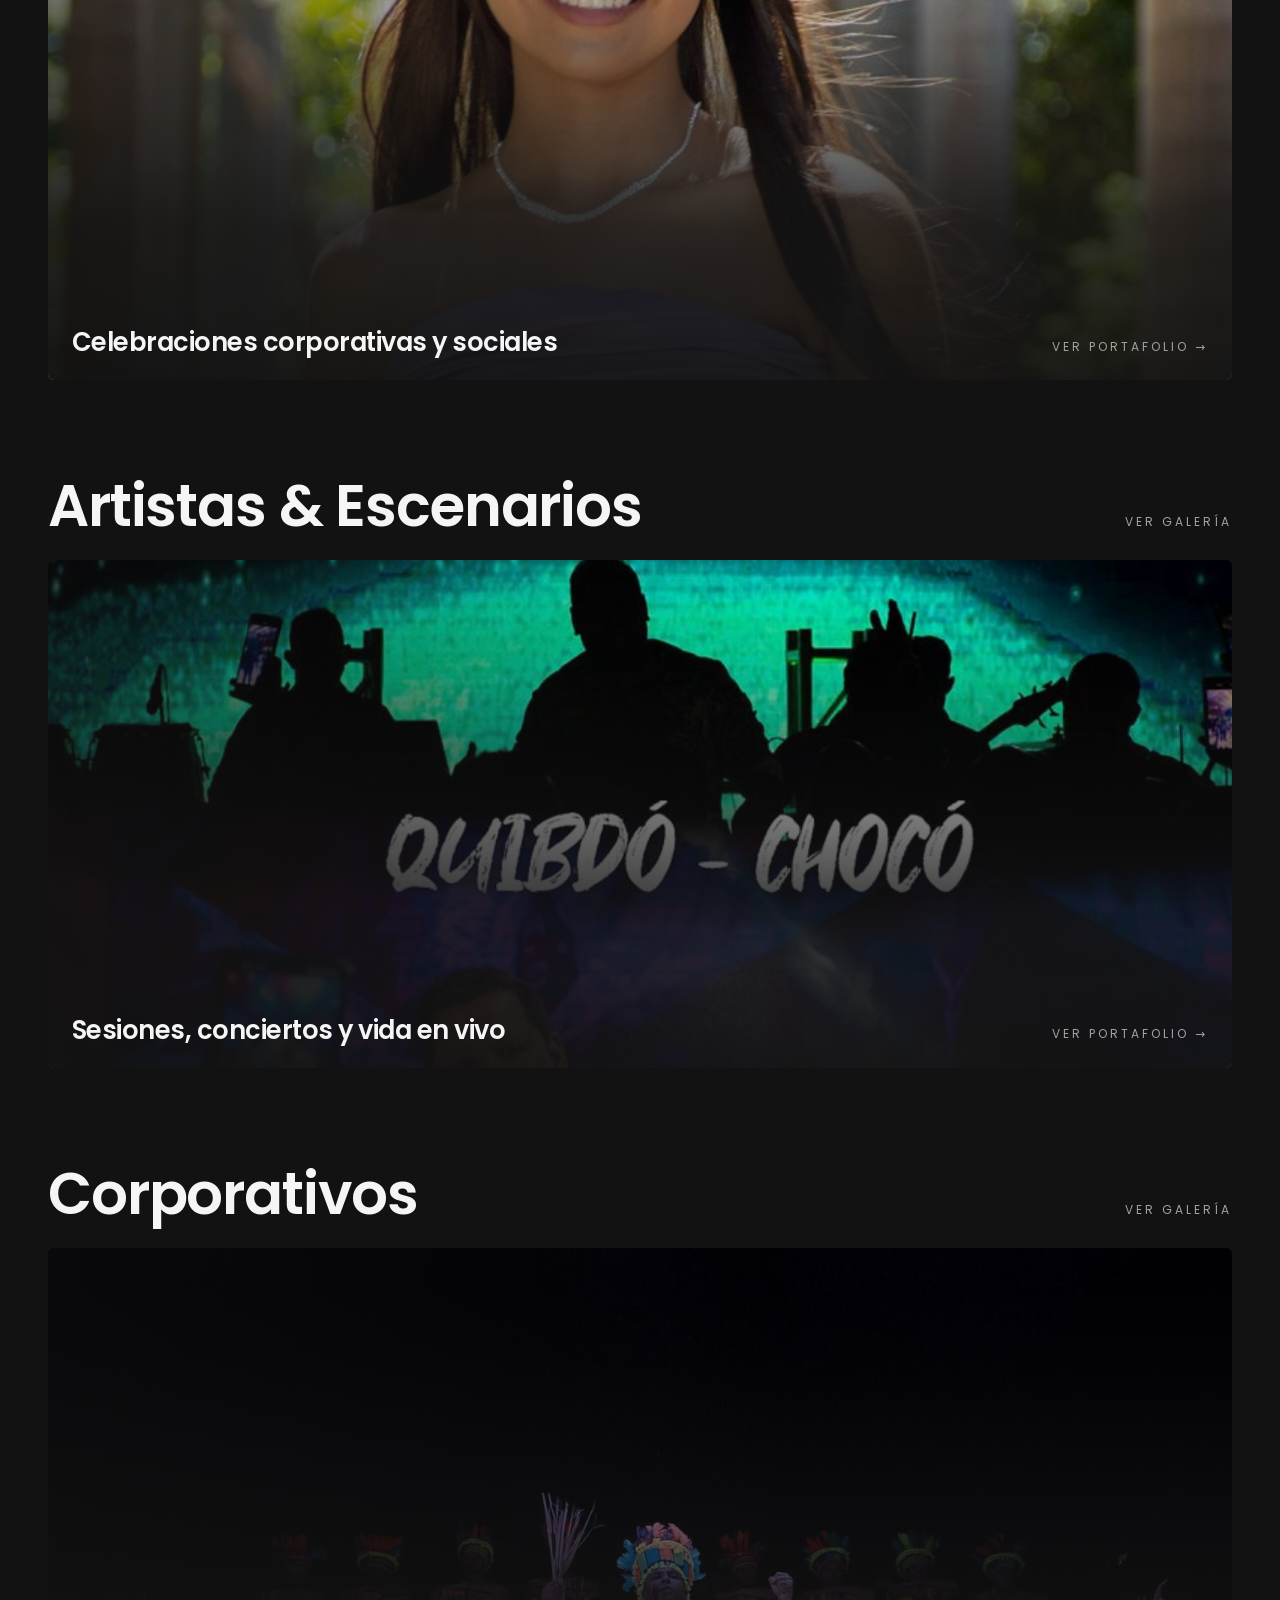
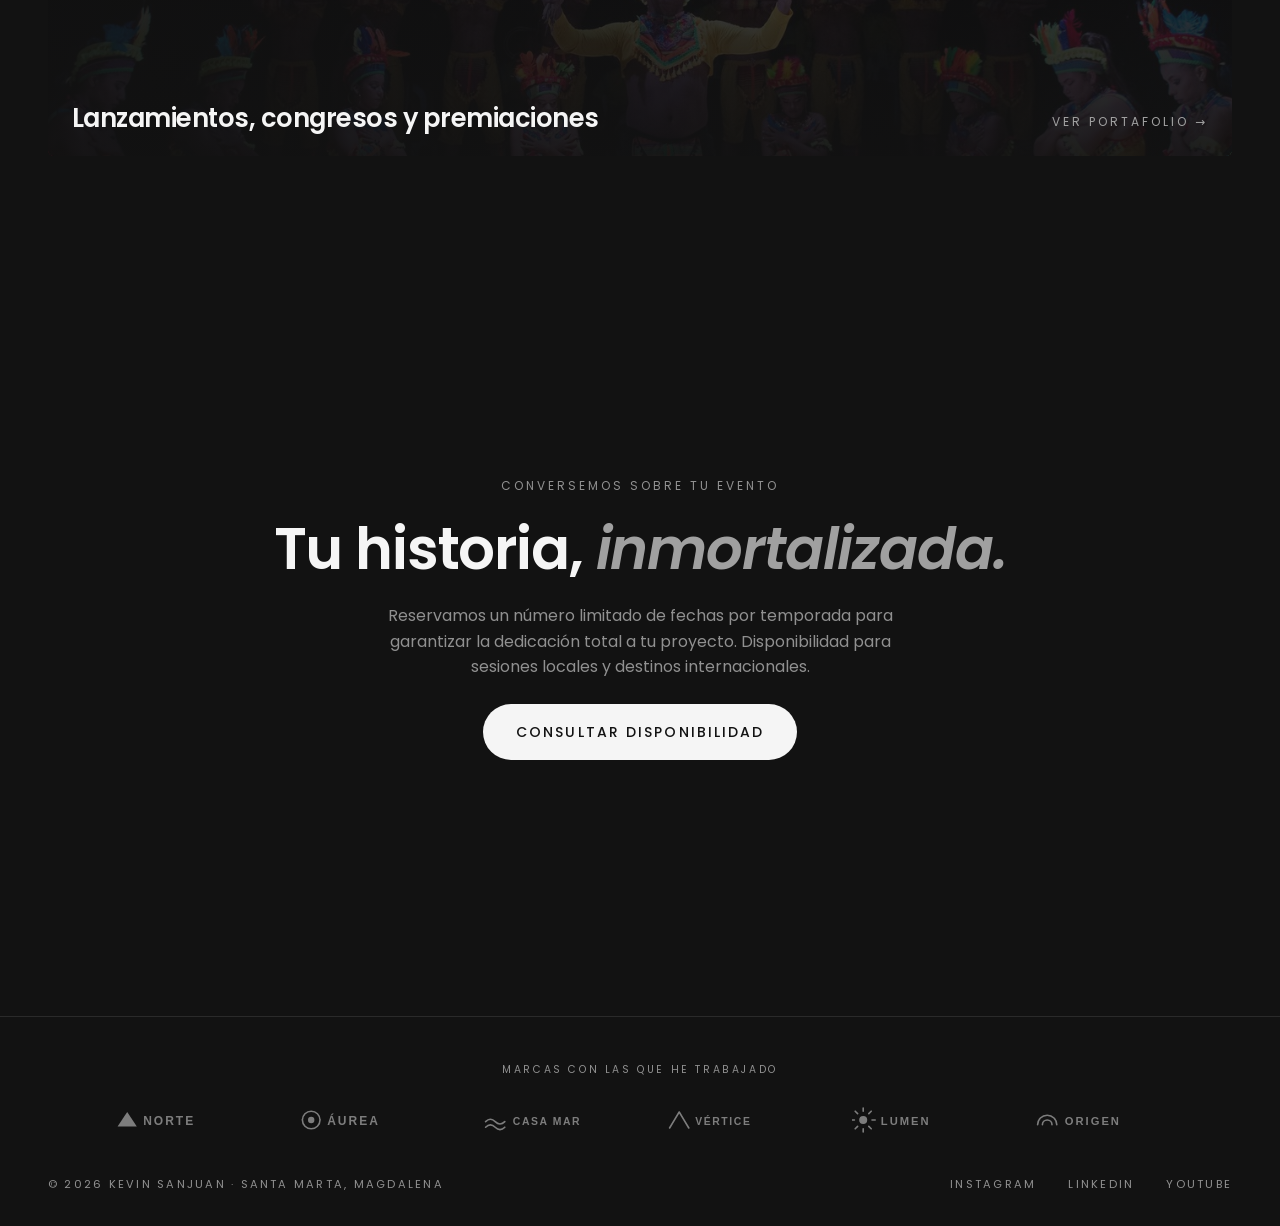
<file: fotos.html>
<!DOCTYPE html>
<html lang="es">
<head>
  <meta charset="UTF-8">
  <meta name="viewport" content="width=device-width, initial-scale=1">
  <!-- TITULO: así ve Google esta página. Mantener: "Fotógrafo", "Santa Marta". -->
  <title>Fotógrafo en Santa Marta — Kevin Sanjuan | Bodas, Eventos y Artistas</title>
  <!-- DESCRIPCION: quien busque "fotografo de bodas santa marta" o "fotografo de eventos en el magdalena"
       debería encontrar esta página. -->
  <meta name="description" content="Fotógrafo en Santa Marta y Zona Bananera, Magdalena. Fotografía de bodas, eventos sociales, artistas y escenarios. Video de bodas y eventos. Kevin Sanjuan.">
  <meta property="og:title" content="Fotógrafo en Santa Marta — Kevin Sanjuan | Bodas, Eventos y Artistas">
  <meta property="og:description" content="Bodas, eventos sociales, artistas y video en Santa Marta, Zona Bananera y el Magdalena.">
  <meta property="og:type" content="website">
  <meta property="og:site_name" content="Kevin Sanjuan">
  <meta property="og:locale" content="es_CO">
  <meta property="og:url" content="https://jcuetot.github.io/paginafotografo/fotos.html">
  <meta property="og:image" content="https://jcuetot.github.io/paginafotografo/images/sesiones/bodas/cover.jpg">
  <meta property="og:image:width" content="1600">
  <meta property="og:image:height" content="1067">
  <meta property="og:image:alt" content="Fotógrafo en Santa Marta — Kevin Sanjuan | Bodas, Eventos y Artistas">
  <meta name="twitter:card" content="summary_large_image">
  <meta name="twitter:title" content="Fotógrafo en Santa Marta — Kevin Sanjuan | Bodas, Eventos y Artistas">
  <meta name="twitter:description" content="Fotografía y diseño gráfico en Santa Marta, Zona Bananera y el Magdalena.">
  <meta name="twitter:image" content="https://jcuetot.github.io/paginafotografo/images/sesiones/bodas/cover.jpg">
  <link rel="canonical" href="https://jcuetot.github.io/paginafotografo/fotos.html">
  <meta name="theme-color" content="#121212">
  <meta name="geo.region" content="CO-MAG">
  <meta name="geo.placename" content="Santa Marta, Zona Bananera, Magdalena">
  <link rel="icon" href="favicon.svg" type="image/svg+xml">

  <link rel="preconnect" href="https://fonts.googleapis.com">
  <link rel="preconnect" href="https://fonts.gstatic.com" crossorigin>
  <link href="https://fonts.googleapis.com/css2?family=Poppins:wght@400;500;600;700&display=swap" rel="stylesheet">

  <link rel="stylesheet" href="styles.css?v=6">

  <!-- DATOS ESTRUCTURADOS (JSON-LD): Google los lee para mostrar "fotografo en santa marta".
       Solo reemplazar el teléfono cuando exista. -->
  <script type="application/ld+json">
  {
    "@context": "https://schema.org",
    "@type": "ProfessionalService",
    "additionalType": "https://schema.org/Photographer",
    "name": "Kevin Sanjuan — Fotógrafo en Santa Marta",
    "description": "Fotografía de bodas, eventos sociales, artistas y escenarios en Santa Marta y Zona Bananera, Magdalena.",
    "url": "https://jcuetot.github.io/paginafotografo/fotos.html",
    "sameAs": [
      "https://www.instagram.com/kevinsanjuan70/",
      "https://www.linkedin.com/in/kevin-sanjuan-berdugo-024667403/",
      "https://www.youtube.com/@kevinsanjuan8070"
    ],
    "image": "https://jcuetot.github.io/paginafotografo/images/sesiones/bodas/cover.jpg",
    "priceRange": "$$",
    "email": "hola@kevinsanjuan.com",
    "address": {
      "@type": "PostalAddress",
      "addressLocality": "Santa Marta",
      "addressRegion": "Magdalena",
      "addressCountry": "CO"
    },
    "geo": {
      "@type": "GeoCoordinates",
      "latitude": 11.2408,
      "longitude": -74.199
    },
    "areaServed": [
      { "@type": "Place", "name": "Santa Marta" },
      { "@type": "Place", "name": "Zona Bananera" },
      { "@type": "State", "name": "Magdalena" }
    ],
    "makesOffer": [
      { "@type": "Offer", "itemOffered": { "@type": "Service", "name": "Fotografía de bodas en Santa Marta" } },
      { "@type": "Offer", "itemOffered": { "@type": "Service", "name": "Fotografía de eventos sociales" } },
      { "@type": "Offer", "itemOffered": { "@type": "Service", "name": "Fotografía de eventos musicales y artistas" } },
      { "@type": "Offer", "itemOffered": { "@type": "Service", "name": "Video de bodas y eventos" } }
    ]
  }
  </script>
</head>
<body data-root="" data-page="fotos">

  <main>

    <!-- ============ BANNER DE LA PÁGINA ============ -->
    <section class="page-hero">
      <img src="images/sesiones/bodas/cover.jpg" alt="Fotografía de bodas en Santa Marta — Kevin Sanjuan" class="page-hero-img" width="1600" height="1067" decoding="async">
      <div class="page-hero-shade"></div>
      <div class="page-hero-content">
        <a class="hero-back" href="index.html">← Volver al inicio</a>
        <p class="eyebrow">Fotografía &amp; Video</p>
        <h1>Historias que <em>perduran.</em></h1>
        <p>Inmortalizamos el latido de tus momentos más importantes. Desde la intimidad de un 'sí, quiero' hasta la euforia de un escenario, transformamos tu historia en una experiencia cinematográfica auténtica.</p>
      </div>
    </section>

    <section class="section">

      <!-- ============ BODAS ============ -->
      <div class="gallery-type">
        <div class="gallery-type-head reveal">
          <h2 class="h2">Bodas</h2>
          <a href="fotos/bodas.html">Ver galería</a>
        </div>
        <a href="fotos/bodas.html" class="slideshow-block reveal" aria-label="Galería de bodas en Santa Marta">
          <!-- QUE PONER AQUI: las fotos del slideshow. Se cambian solas con fundido.
          Para agregar o quitar fotos, copiar/borrar líneas <img>. -->
          <div class="slideshow" data-slideshow aria-hidden="true">
            <img class="slideshow-img" src="images/sesiones/bodas/cover.jpg" alt="" loading="lazy" width="1600" height="1067" decoding="async">
            <img class="slideshow-img" src="images/sesiones/bodas/foto-2.jpg" alt="" loading="lazy" width="1600" height="1067" decoding="async">
            <img class="slideshow-img" src="images/sesiones/bodas/foto-3.jpg" alt="" loading="lazy" width="1600" height="1128" decoding="async">
            <img class="slideshow-img" src="images/sesiones/bodas/foto-4.jpg" alt="" loading="lazy" width="1067" height="1600" decoding="async">
          </div>
          <div class="slideshow-block-shade"></div>
          <div class="slideshow-block-info">
            <h3>Bodas y destinos memorables</h3>
            <span>Ver portafolio →</span>
          </div>
        </a>
      </div>

      <!-- ============ EVENTOS SOCIALES ============ -->
      <div class="gallery-type">
        <div class="gallery-type-head reveal">
          <h2 class="h2">Eventos y Galas</h2>
          <a href="fotos/eventos-sociales.html">Ver galería</a>
        </div>
        <a href="fotos/eventos-sociales.html" class="slideshow-block slideshow-block--face reveal" aria-label="Galería de eventos sociales en Santa Marta">
          <div class="slideshow" data-slideshow aria-hidden="true">
            <img class="slideshow-img" src="images/sesiones/eventos-sociales/cover.jpg" alt="" loading="lazy" width="1064" height="1600" decoding="async">
            <img class="slideshow-img" src="images/sesiones/eventos-sociales/foto-2.jpg" alt="" loading="lazy" width="1067" height="1600" decoding="async">
            <img class="slideshow-img" src="images/sesiones/eventos-sociales/foto-3.jpg" alt="" loading="lazy" width="1067" height="1600" decoding="async">
            <img class="slideshow-img" src="images/sesiones/eventos-sociales/foto-4.jpg" alt="" loading="lazy" width="1600" height="1064" decoding="async">
          </div>
          <div class="slideshow-block-shade"></div>
          <div class="slideshow-block-info">
            <h3>Celebraciones corporativas y sociales</h3>
            <span>Ver portafolio →</span>
          </div>
        </a>
      </div>

      <!-- ============ EVENTOS MUSICALES Y ARTISTAS ============ -->
      <div class="gallery-type">
        <div class="gallery-type-head reveal">
          <h2 class="h2">Artistas &amp; Escenarios</h2>
          <a href="fotos/eventos-musicales.html">Ver galería</a>
        </div>
        <a href="fotos/eventos-musicales.html" class="slideshow-block reveal" aria-label="Galería de artistas y eventos musicales en Santa Marta">
          <div class="slideshow" data-slideshow aria-hidden="true">
            <img class="slideshow-img" src="images/sesiones/eventos-musicales/cover.jpg" alt="" loading="lazy" width="900" height="1600" decoding="async">
            <img class="slideshow-img" src="images/sesiones/eventos-musicales/foto-2.jpg" alt="" loading="lazy" width="900" height="1600" decoding="async">
            <img class="slideshow-img" src="images/sesiones/eventos-musicales/foto-3.jpg" alt="" loading="lazy" width="919" height="1600" decoding="async">
          </div>
          <div class="slideshow-block-shade"></div>
          <div class="slideshow-block-info">
            <h3>Sesiones, conciertos y vida en vivo</h3>
            <span>Ver portafolio →</span>
          </div>
        </a>
      </div>

      <!-- ============ CORPORATIVOS ============ -->
      <div class="gallery-type">
        <div class="gallery-type-head reveal">
          <h2 class="h2">Corporativos</h2>
          <a href="fotos/corporativos.html">Ver galería</a>
        </div>
        <a href="fotos/corporativos.html" class="slideshow-block reveal" aria-label="Galería de eventos corporativos en Santa Marta">
          <div class="slideshow" data-slideshow aria-hidden="true">
            <img class="slideshow-img" src="images/sesiones/corporativos/cover.jpg" alt="" loading="lazy" width="1600" height="1067" decoding="async">
            <img class="slideshow-img" src="images/sesiones/corporativos/foto-2.jpg" alt="" loading="lazy" width="1600" height="1067" decoding="async">
            <img class="slideshow-img" src="images/sesiones/corporativos/foto-3.jpg" alt="" loading="lazy" width="1600" height="1067" decoding="async">
            <img class="slideshow-img" src="images/sesiones/corporativos/foto-4.jpg" alt="" loading="lazy" width="1600" height="1067" decoding="async">
          </div>
          <div class="slideshow-block-shade"></div>
          <div class="slideshow-block-info">
            <h3>Lanzamientos, congresos y premiaciones</h3>
            <span>Ver portafolio →</span>
          </div>
        </a>
      </div>
    </section>

    <!-- ============ CIERRE ============ -->
    <section class="section section-cta">
      <div class="section-head reveal">
        <p class="eyebrow">Conversemos sobre tu evento</p>
        <h2 class="h2">Tu historia, <em>inmortalizada.</em></h2>
        <p class="section-intro">Reservamos un número limitado de fechas por temporada para garantizar la dedicación total a tu proyecto. Disponibilidad para sesiones locales y destinos internacionales.</p>
        <a href="index.html#contacto" class="btn btn-primary magnetic" data-strength="0.35">Consultar Disponibilidad</a>
      </div>
    </section>

  </main>

  <script src="nav.js?v=6"></script>
  <script src="script.js?v=6"></script>
</body>
</html>
</file>
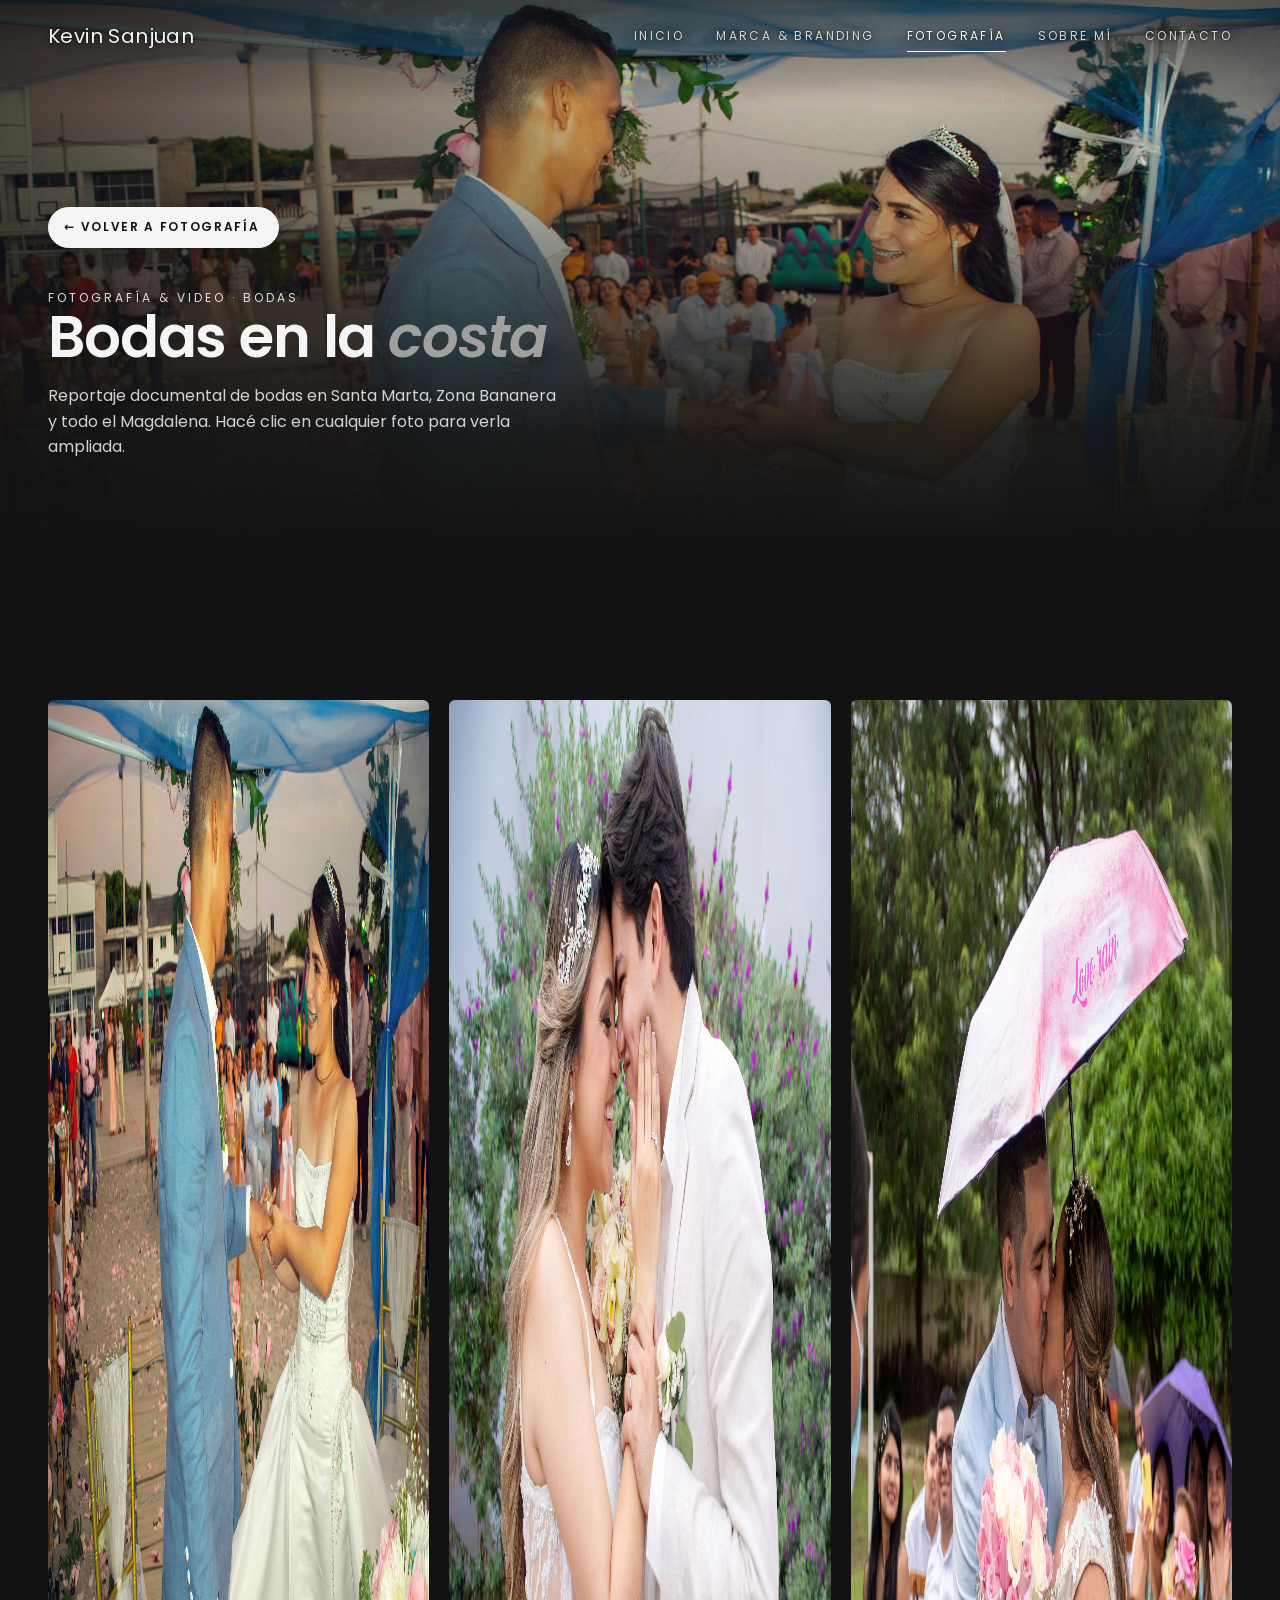
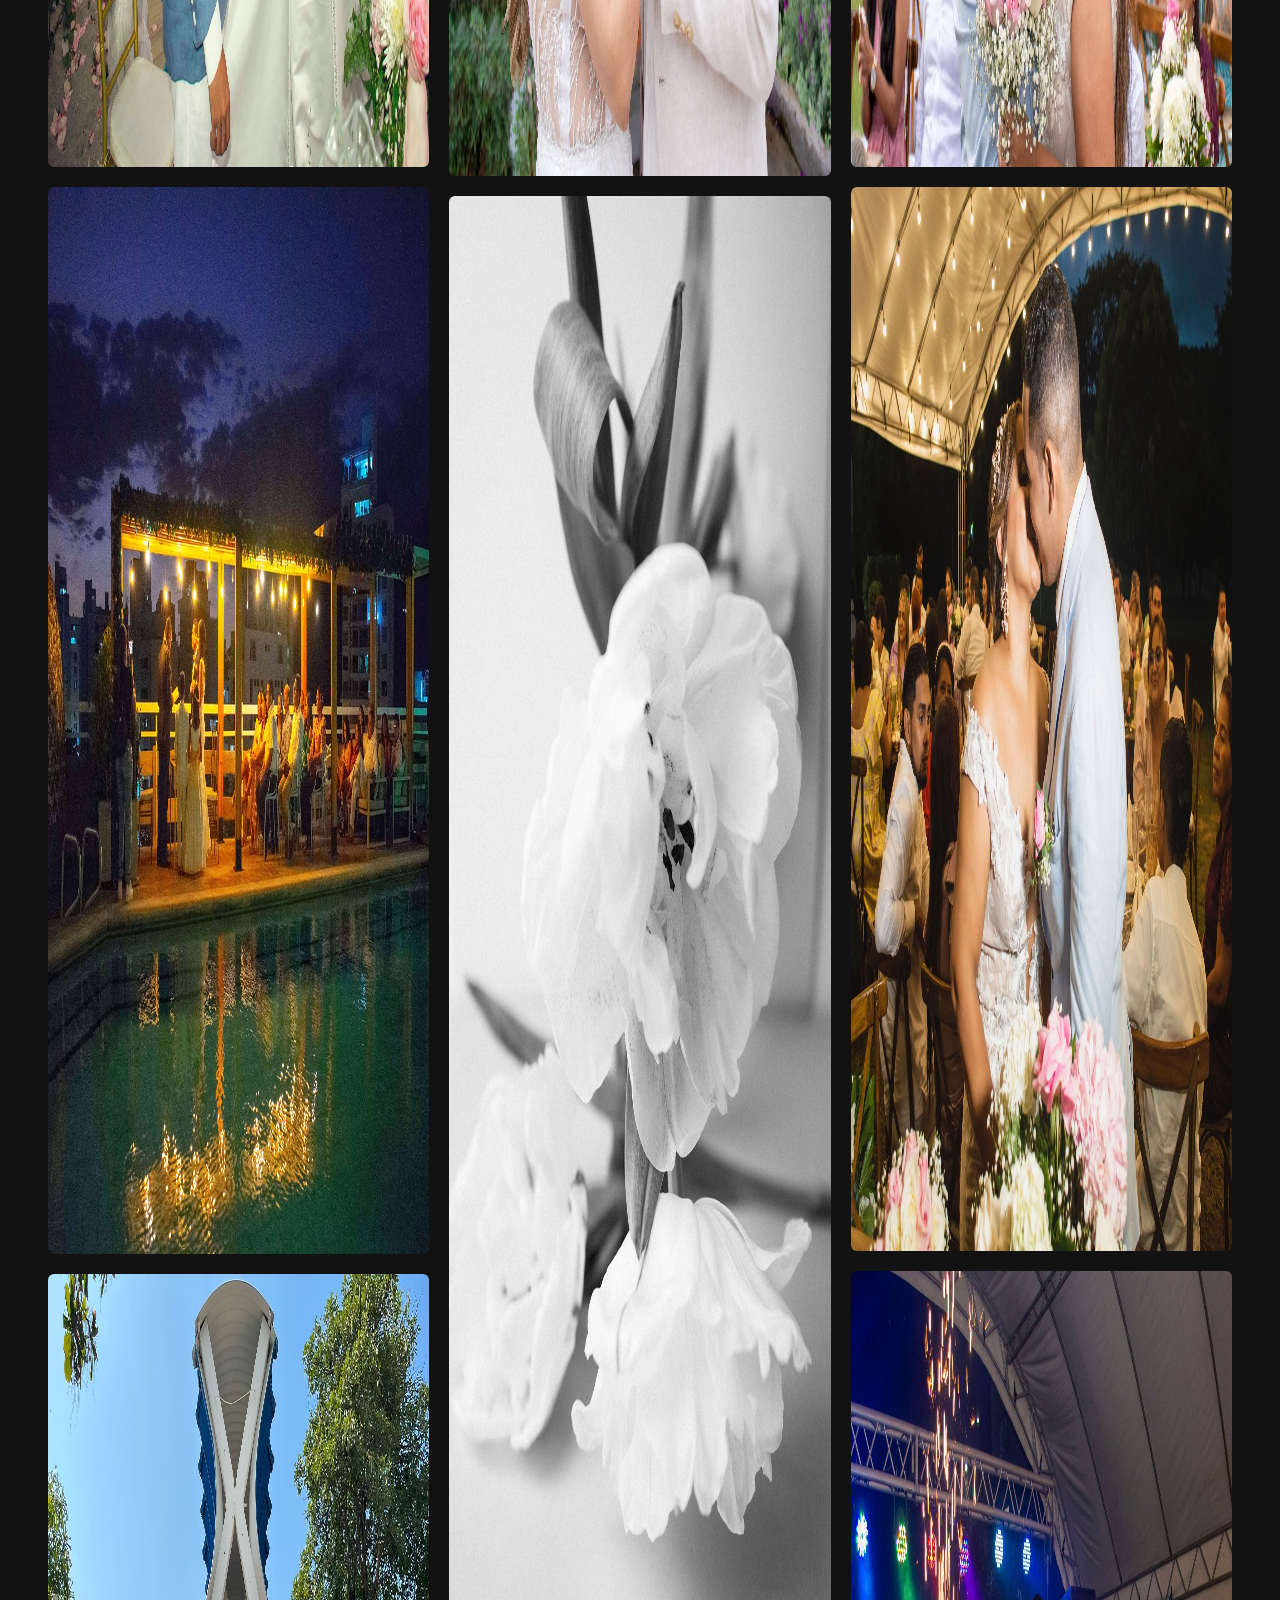
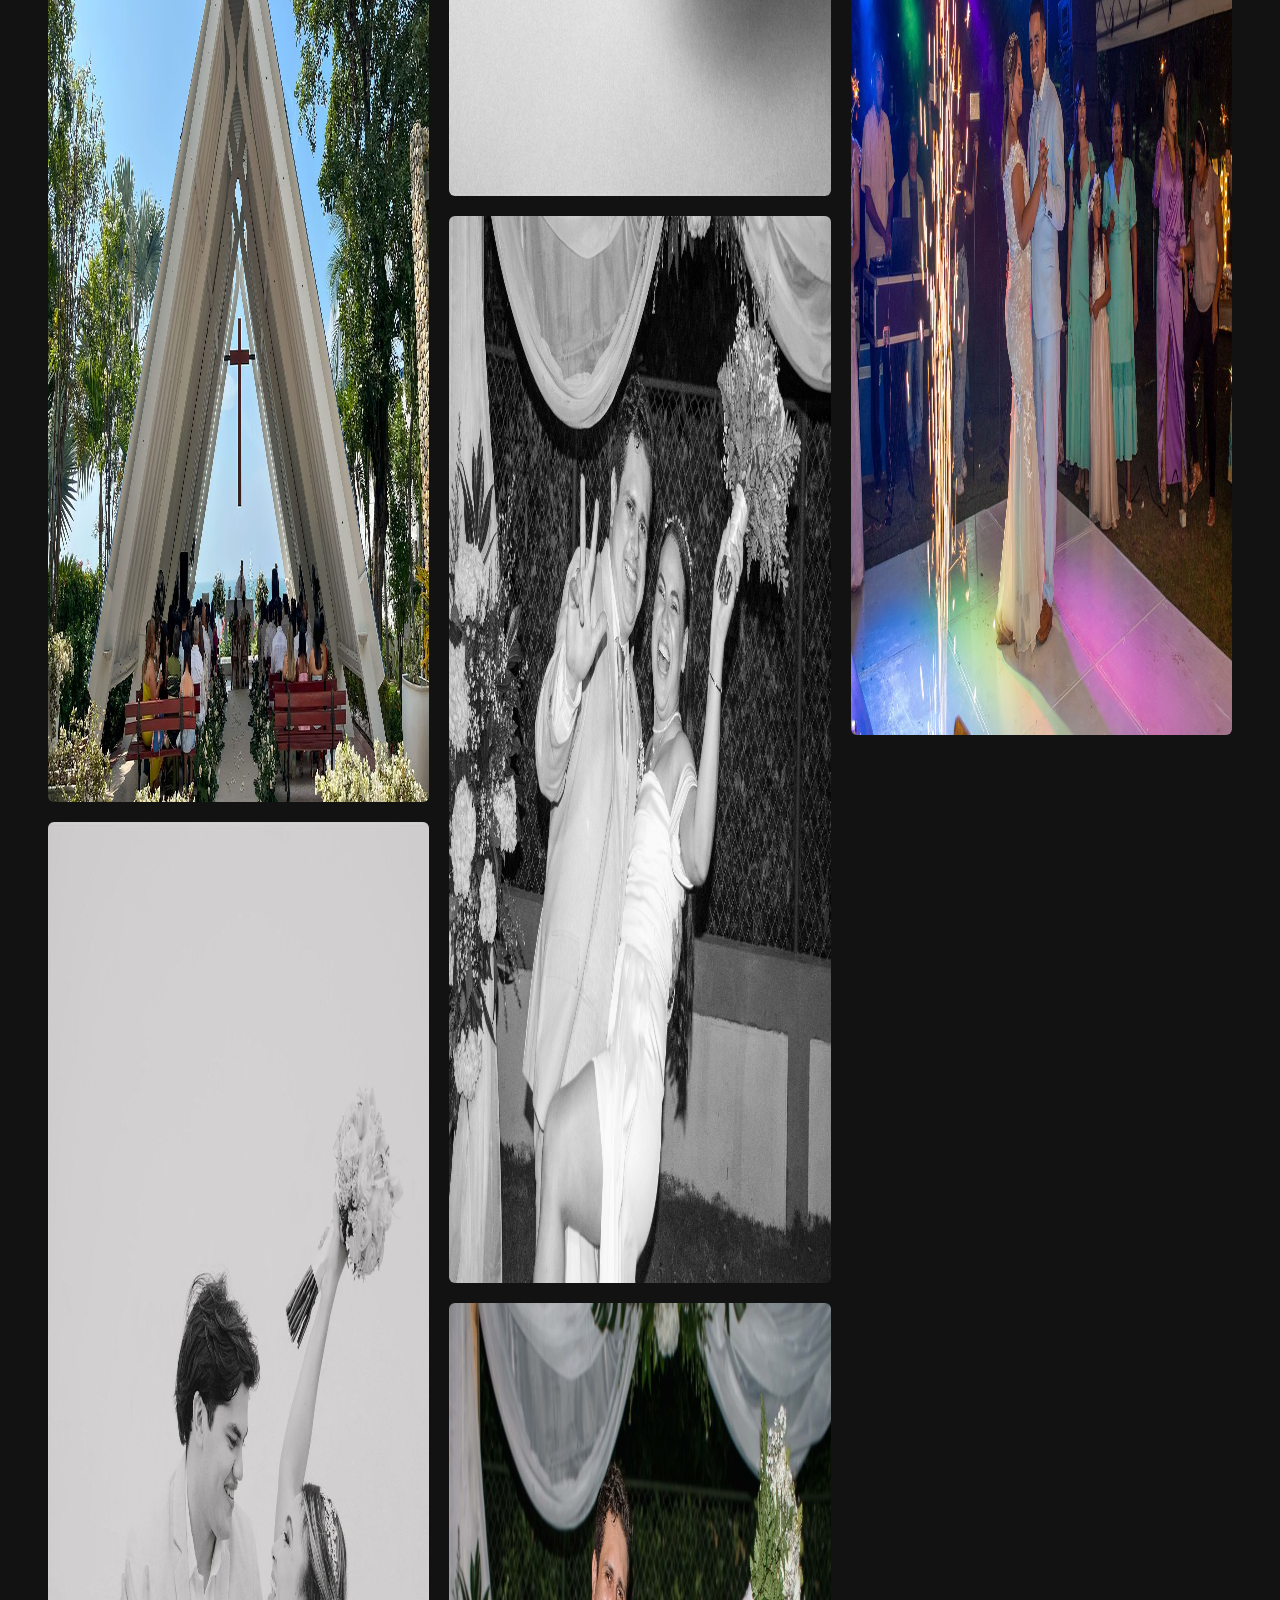
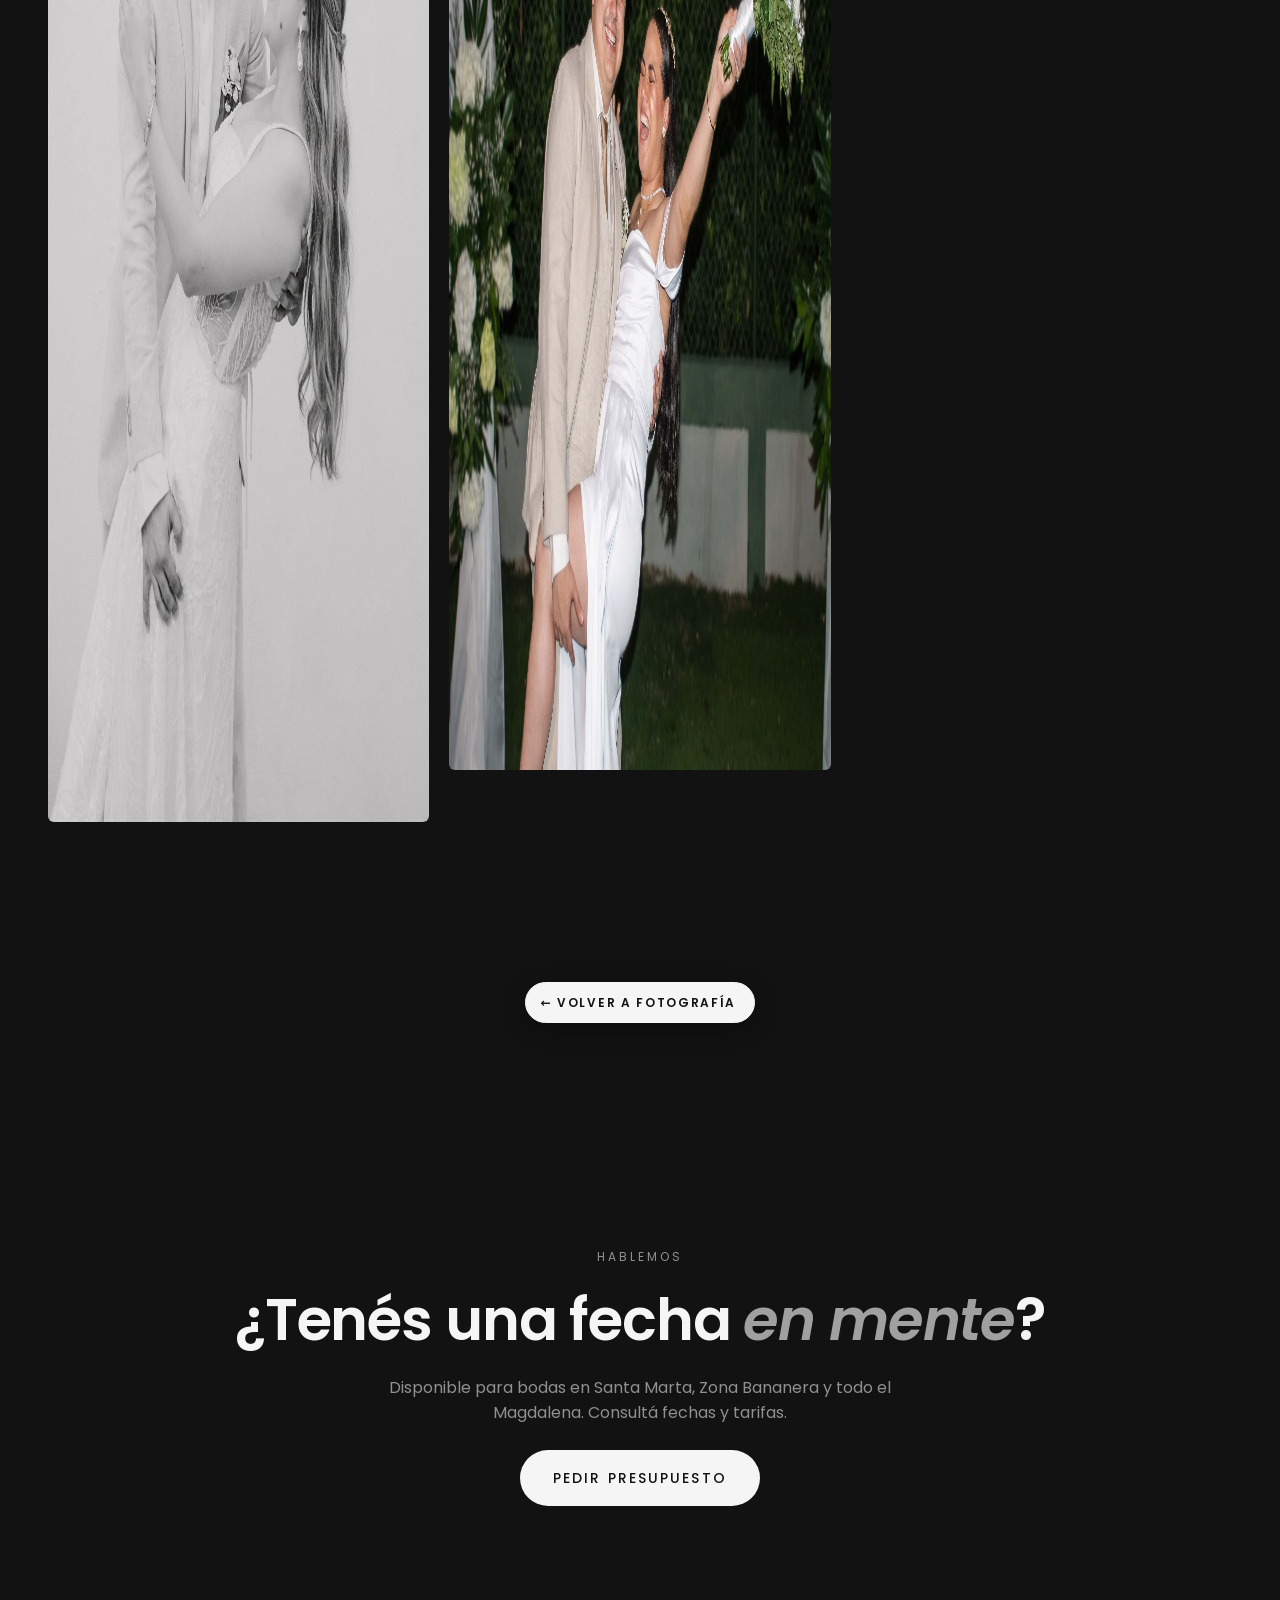
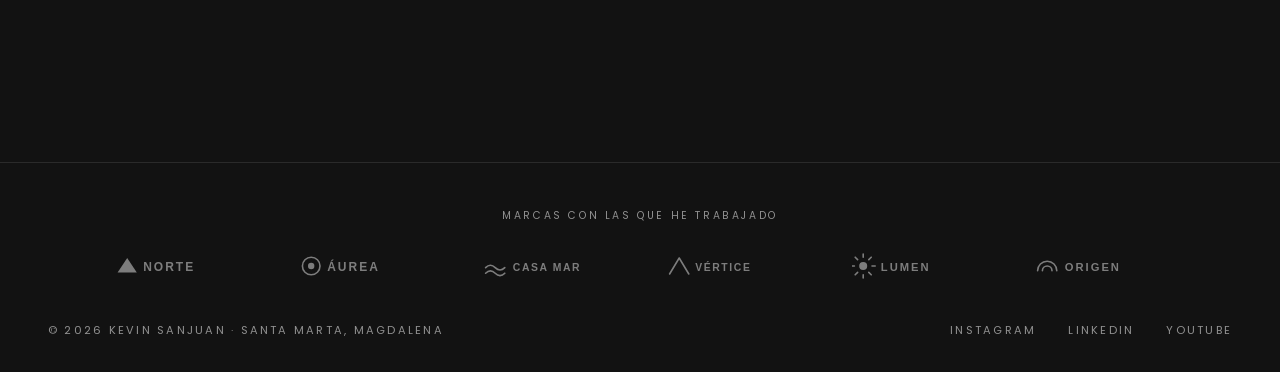
<file: fotos/bodas.html>
<!DOCTYPE html>
<html lang="es">
<head>
  <meta charset="UTF-8">
  <meta name="viewport" content="width=device-width, initial-scale=1">
  <!-- TITULO: así ve Google esta página. Mantener: "Fotógrafo de Bodas", "Santa Marta". -->
  <title>Fotógrafo de Bodas en Santa Marta — Kevin Sanjuan</title>
  <!-- DESCRIPCION: quien busque "fotografo de bodas en santa marta" o "fotografo de matrimonios magdalena"
       debería encontrar esta página. -->
  <meta name="description" content="Fotógrafo de bodas en Santa Marta y Zona Bananera, Magdalena. Reportaje de matrimonios en la costa y todo el departamento. Kevin Sanjuan.">
  <meta property="og:title" content="Fotógrafo de Bodas en Santa Marta — Kevin Sanjuan">
  <meta property="og:description" content="Reportaje de bodas en Santa Marta, Zona Bananera y todo el Magdalena.">
  <meta property="og:type" content="website">
  <meta property="og:site_name" content="Kevin Sanjuan">
  <meta property="og:locale" content="es_CO">
  <meta property="og:url" content="https://jcuetot.github.io/paginafotografo/fotos/bodas.html">
  <meta property="og:image" content="https://jcuetot.github.io/paginafotografo/images/sesiones/bodas/cover.jpg">
  <meta property="og:image:width" content="1600">
  <meta property="og:image:height" content="1067">
  <meta property="og:image:alt" content="Fotógrafo de Bodas en Santa Marta — Kevin Sanjuan">
  <meta name="twitter:card" content="summary_large_image">
  <meta name="twitter:title" content="Fotógrafo de Bodas en Santa Marta — Kevin Sanjuan">
  <meta name="twitter:description" content="Fotografía y diseño gráfico en Santa Marta, Zona Bananera y el Magdalena.">
  <meta name="twitter:image" content="https://jcuetot.github.io/paginafotografo/images/sesiones/bodas/cover.jpg">
  <link rel="canonical" href="https://jcuetot.github.io/paginafotografo/fotos/bodas.html">
  <meta name="theme-color" content="#121212">
  <meta name="geo.region" content="CO-MAG">
  <meta name="geo.placename" content="Santa Marta, Zona Bananera, Magdalena">
  <link rel="icon" href="../favicon.svg" type="image/svg+xml">

  <link rel="preconnect" href="https://fonts.googleapis.com">
  <link rel="preconnect" href="https://fonts.gstatic.com" crossorigin>
  <link href="https://fonts.googleapis.com/css2?family=Poppins:wght@400;500;600;700&display=swap" rel="stylesheet">

  <link rel="stylesheet" href="../styles.css?v=6">

  <!-- DATOS ESTRUCTURADOS (JSON-LD): para mostrar "fotografo de bodas en santa marta" en Google.
       Solo reemplazar el teléfono cuando exista. -->
  <script type="application/ld+json">
  {
    "@context": "https://schema.org",
    "@type": "ProfessionalService",
    "additionalType": "https://schema.org/Photographer",
    "name": "Kevin Sanjuan — Fotógrafo de Bodas en Santa Marta",
    "description": "Reportaje fotográfico de bodas en Santa Marta, Zona Bananera y todo el Magdalena.",
    "url": "https://jcuetot.github.io/paginafotografo/fotos/bodas.html",
    "sameAs": [
      "https://www.instagram.com/kevinsanjuan70/",
      "https://www.linkedin.com/in/kevin-sanjuan-berdugo-024667403/",
      "https://www.youtube.com/@kevinsanjuan8070"
    ],
    "image": "https://jcuetot.github.io/paginafotografo/images/sesiones/bodas/cover.jpg",
    "priceRange": "$$",
    "email": "hola@kevinsanjuan.com",
    "address": {
      "@type": "PostalAddress",
      "addressLocality": "Santa Marta",
      "addressRegion": "Magdalena",
      "addressCountry": "CO"
    },
    "geo": {
      "@type": "GeoCoordinates",
      "latitude": 11.2408,
      "longitude": -74.199
    },
    "areaServed": [
      { "@type": "Place", "name": "Santa Marta" },
      { "@type": "Place", "name": "Zona Bananera" },
      { "@type": "State", "name": "Magdalena" }
    ],
    "makesOffer": [
      { "@type": "Offer", "itemOffered": { "@type": "Service", "name": "Fotografía de bodas en Santa Marta" } },
      { "@type": "Offer", "itemOffered": { "@type": "Service", "name": "Video de bodas en el Magdalena" } }
    ]
  }
  </script>
</head>
<body data-root="../" data-page="fotos">

  <main>

    <!-- ============ BANNER DE LA PÁGINA ============ -->
    <section class="page-hero">
      <img src="../images/sesiones/bodas/cover.jpg" alt="Fotógrafo de bodas en Santa Marta — reportaje de matrimonio" class="page-hero-img" width="1600" height="1067" decoding="async">
      <div class="page-hero-shade"></div>
      <div class="page-hero-content">
        <a class="hero-back" href="../fotos.html">← Volver a Fotografía</a>
        <p class="eyebrow">Fotografía &amp; Video · Bodas</p>
        <h1>Bodas en la <em>costa</em></h1>
        <p>Reportaje documental de bodas en Santa Marta, Zona Bananera y todo el Magdalena. Hacé clic en cualquier foto para verla ampliada.</p>
      </div>
    </section>

    <section class="section">
      <div class="gallery" id="galeria">
        <!-- QUE PONER AQUI: las fotos reales de la boda.
             1) Copiar cada foto en images/sesiones/bodas/ (cualquier nombre).
             2) Copiar el bloque <a> completo y cambiar el nombre del archivo y el alt.
             3) Para quitar fotos, borrar el bloque <a> completo. -->
        <a href="#" class="gallery-item reveal" tabindex="0">
          <img src="../images/sesiones/bodas/cover.jpg" alt="Boda en Santa Marta — ceremonia de matrimonio, Kevin Sanjuan" loading="lazy" width="1600" height="1067" decoding="async">
        </a>
        <a href="#" class="gallery-item reveal" tabindex="0">
          <img src="../images/sesiones/bodas/foto-2.jpg" alt="Reportaje de boda en Santa Marta — foto 2 de Kevin Sanjuan" loading="lazy" width="1600" height="1067" decoding="async">
        </a>
        <a href="#" class="gallery-item reveal" tabindex="0">
          <img src="../images/sesiones/bodas/foto-3.jpg" alt="Reportaje de boda en Santa Marta — foto 3 de Kevin Sanjuan" loading="lazy" width="1600" height="1128" decoding="async">
        </a>
        <a href="#" class="gallery-item reveal" tabindex="0">
          <img src="../images/sesiones/bodas/foto-4.jpg" alt="Reportaje de boda en Santa Marta — foto 4 de Kevin Sanjuan" loading="lazy" width="1067" height="1600" decoding="async">
        </a>
        <a href="#" class="gallery-item reveal" tabindex="0">
          <img src="../images/sesiones/bodas/foto-5.jpg" alt="Reportaje de boda en Santa Marta — foto 5 de Kevin Sanjuan" loading="lazy" width="1600" height="1076" decoding="async">
        </a>
        <a href="#" class="gallery-item reveal" tabindex="0">
          <img src="../images/sesiones/bodas/foto-6.jpg" alt="Reportaje de boda en Santa Marta — foto 6 de Kevin Sanjuan" loading="lazy" width="1067" height="1600" decoding="async">
        </a>
        <a href="#" class="gallery-item reveal" tabindex="0">
          <img src="../images/sesiones/bodas/foto-7.jpg" alt="Reportaje de boda en Santa Marta — foto 7 de Kevin Sanjuan" loading="lazy" width="1600" height="1067" decoding="async">
        </a>
        <a href="#" class="gallery-item reveal" tabindex="0">
          <img src="../images/sesiones/bodas/foto-8.jpg" alt="Reportaje de boda en Santa Marta — foto 8 de Kevin Sanjuan" loading="lazy" width="1600" height="1067" decoding="async">
        </a>
        <a href="#" class="gallery-item reveal" tabindex="0">
          <img src="../images/sesiones/bodas/foto-9.jpg" alt="Reportaje de boda en Santa Marta — foto 9 de Kevin Sanjuan" loading="lazy" width="1600" height="1067" decoding="async">
        </a>
        <a href="#" class="gallery-item reveal" tabindex="0">
          <img src="../images/sesiones/bodas/foto-10.jpg" alt="Reportaje de boda en Santa Marta — foto 10 de Kevin Sanjuan" loading="lazy" width="1600" height="1064" decoding="async">
        </a>
        <a href="#" class="gallery-item reveal" tabindex="0">
          <img src="../images/sesiones/bodas/foto-11.jpg" alt="Reportaje de boda en Santa Marta — foto 11 de Kevin Sanjuan" loading="lazy" width="1600" height="1064" decoding="async">
        </a>
      </div>
    </section>

    <div class="gallery-back">
      <a class="hero-back" href="../fotos.html">← Volver a Fotografía</a>
    </div>

    <!-- ============ CIERRE ============ -->
    <section class="section section-cta">
      <div class="section-head reveal">
        <p class="eyebrow">Hablemos</p>
        <h2 class="h2">¿Tenés una fecha <em>en mente</em>?</h2>
        <p class="section-intro">Disponible para bodas en Santa Marta, Zona Bananera y todo el Magdalena. Consultá fechas y tarifas.</p>
        <a href="../index.html#contacto" class="btn btn-primary magnetic" data-strength="0.35">Pedir presupuesto</a>
      </div>
    </section>

  </main>

  <script src="../nav.js?v=6"></script>
  <script src="../script.js?v=6"></script>
</body>
</html>
</file>
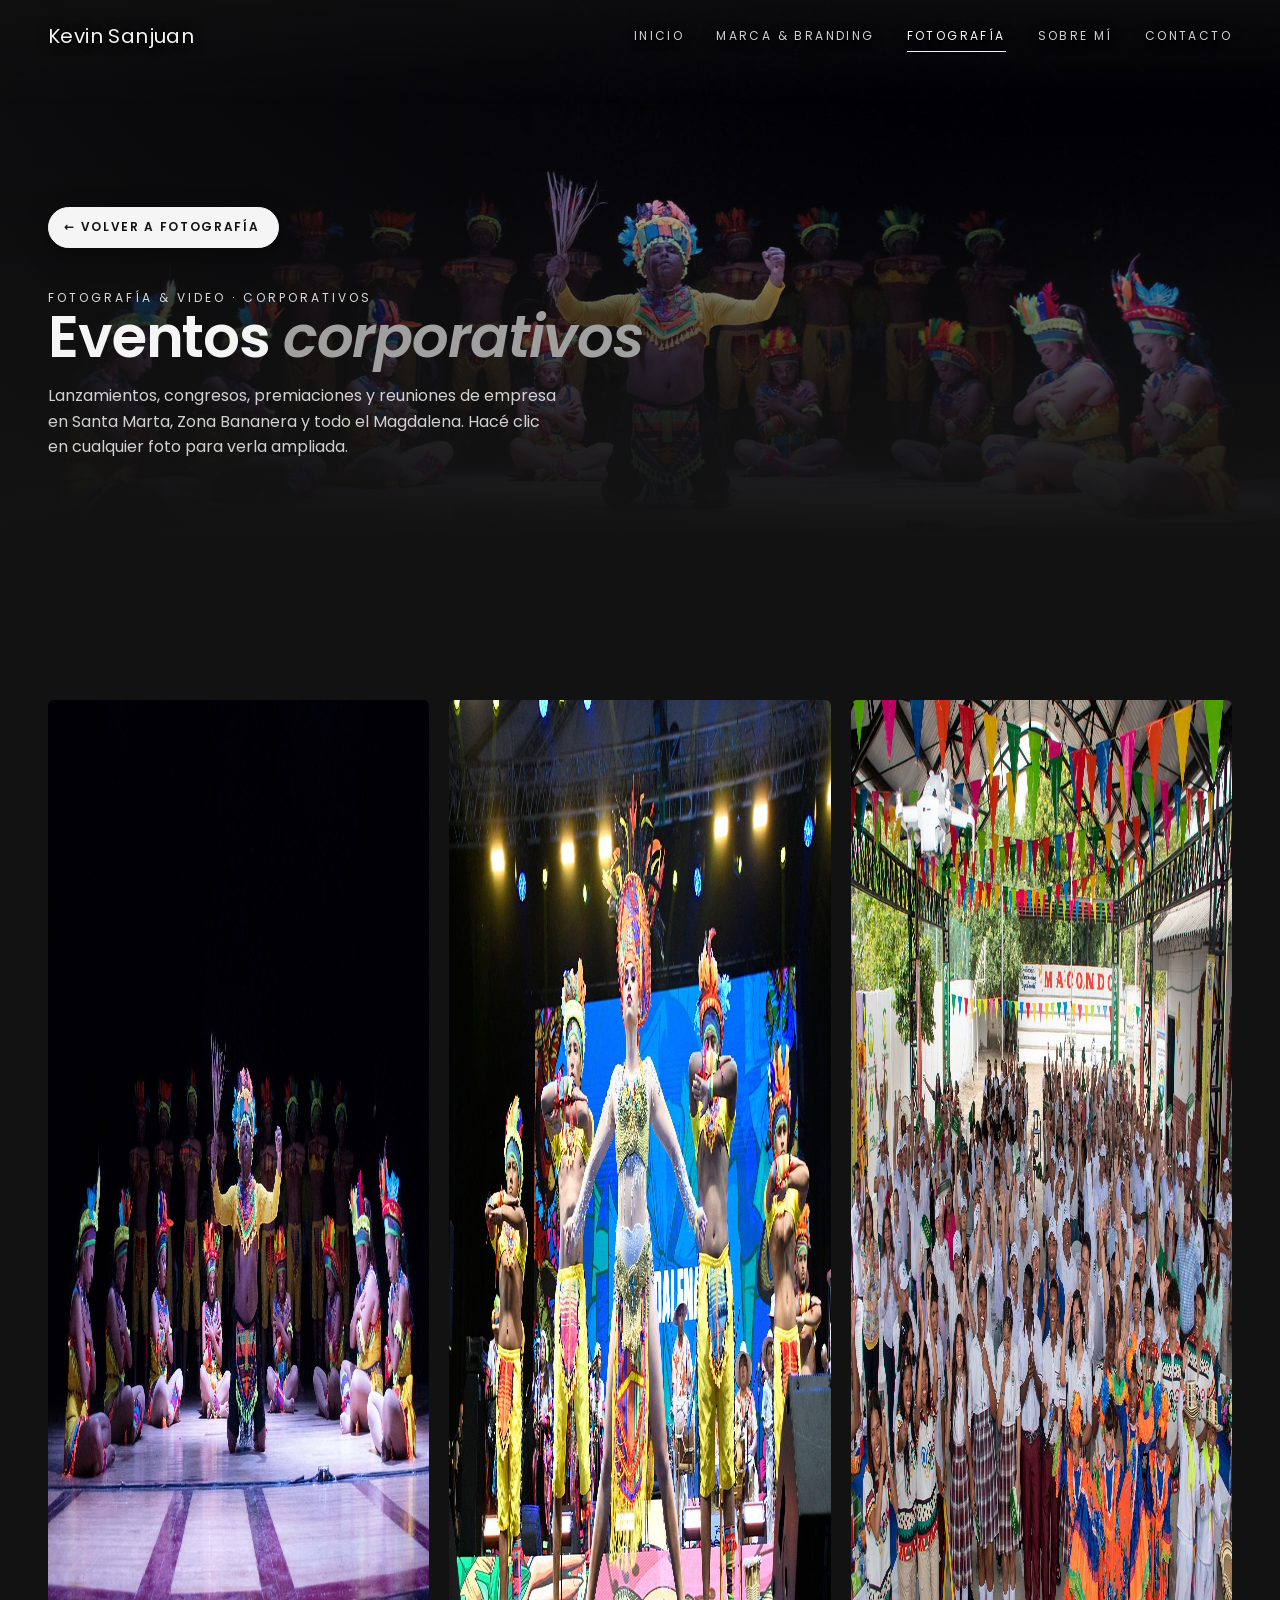
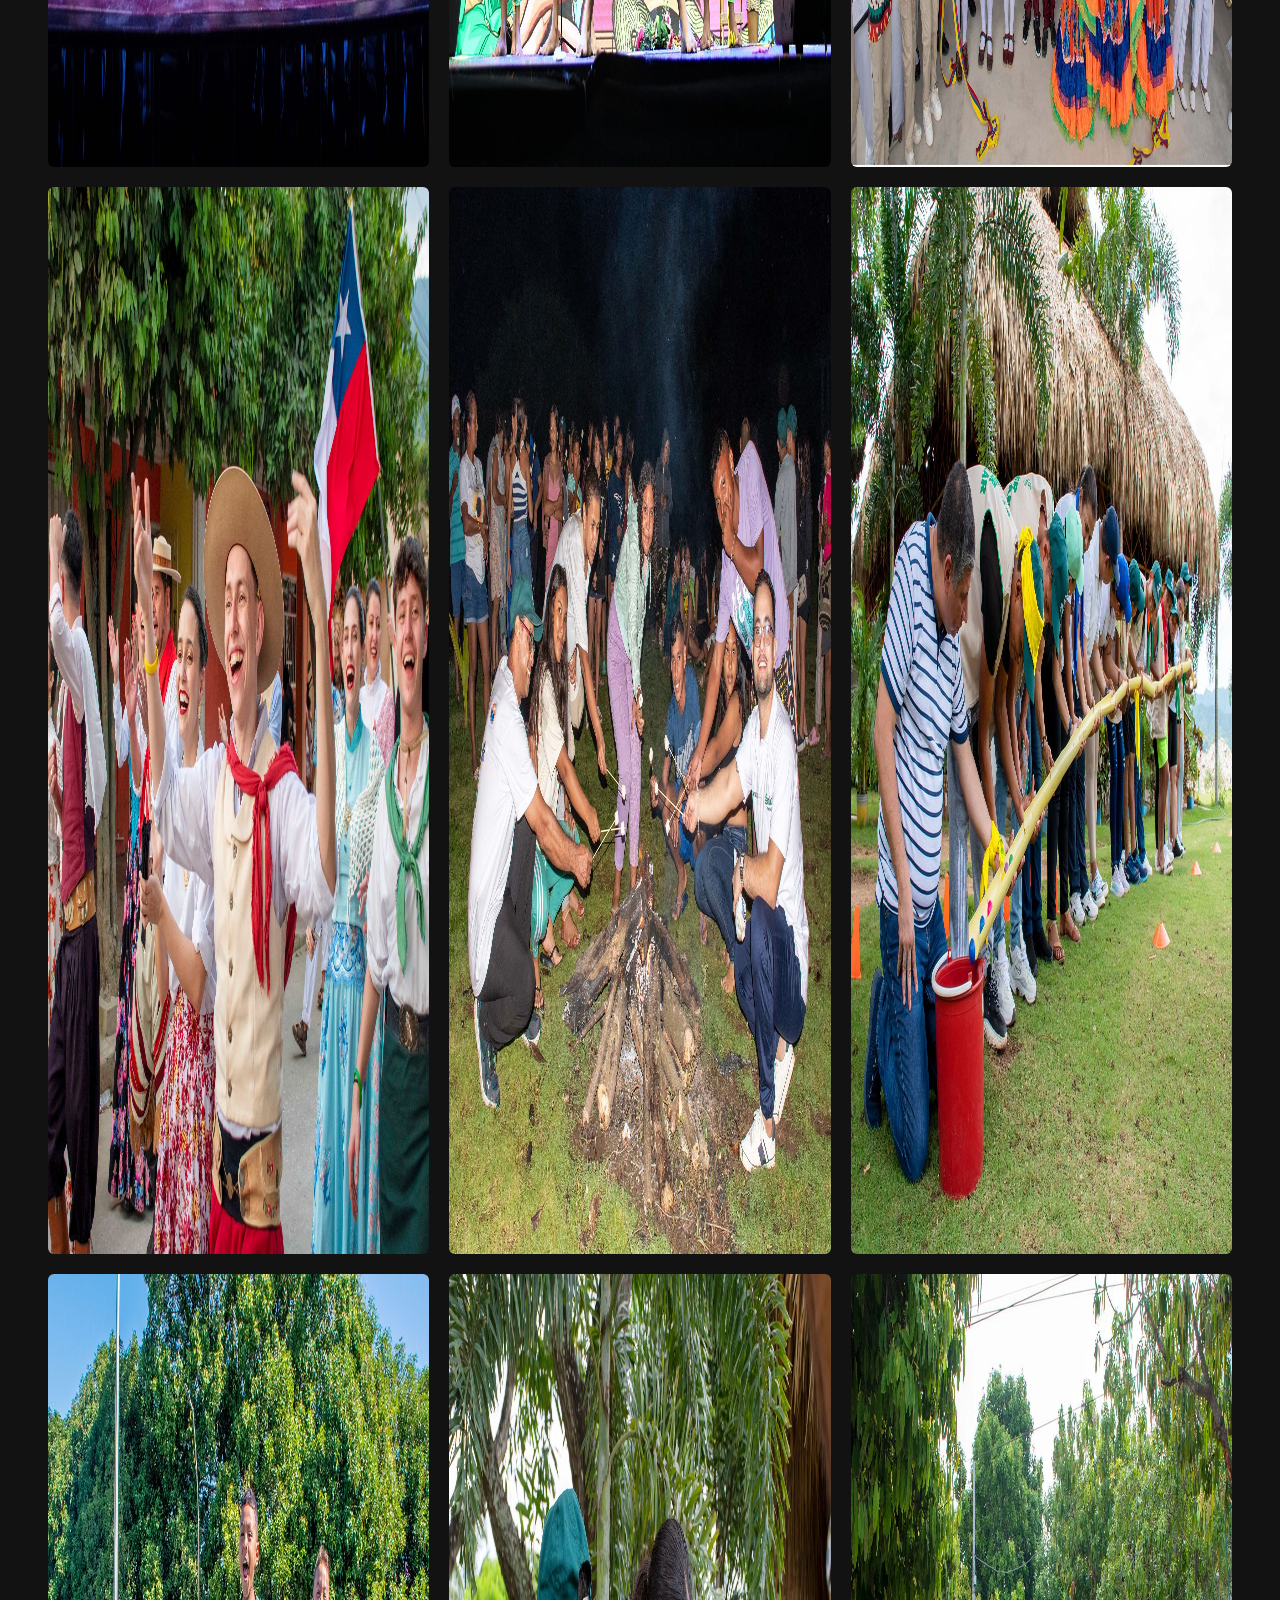
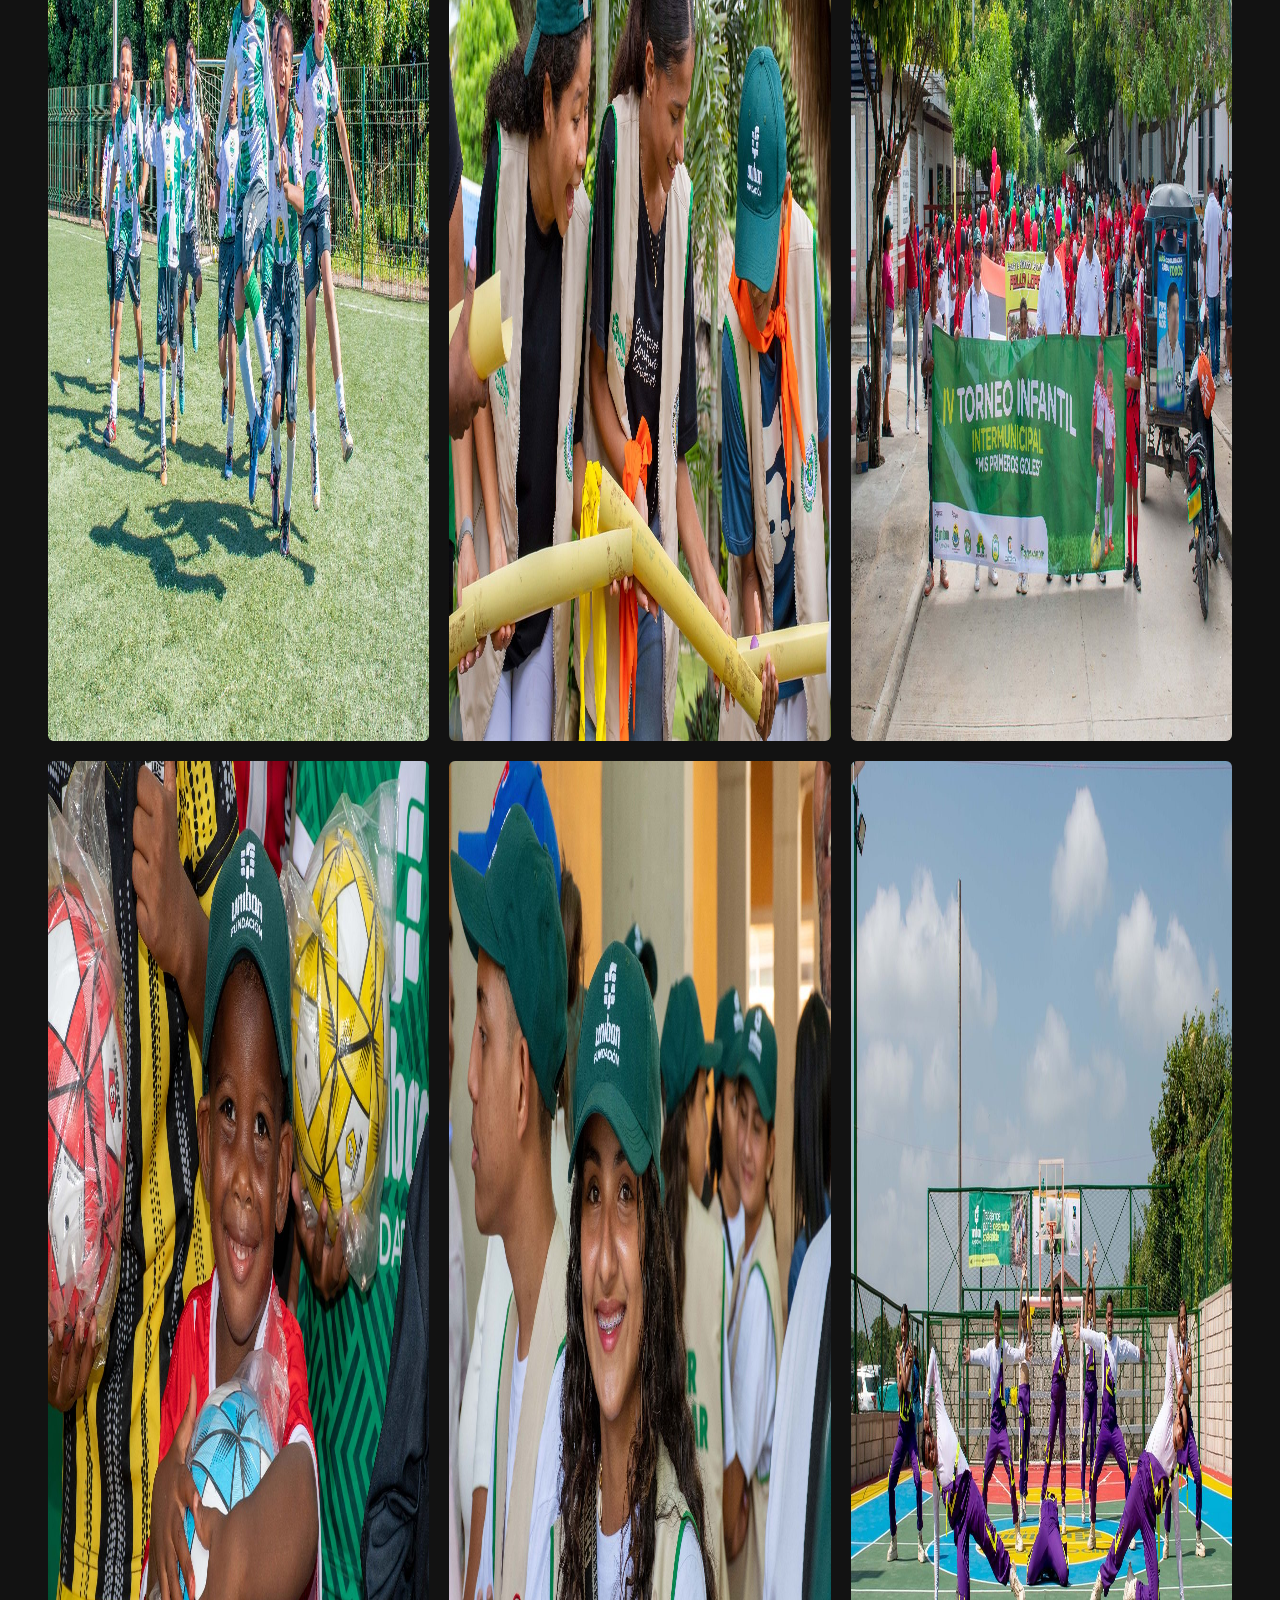
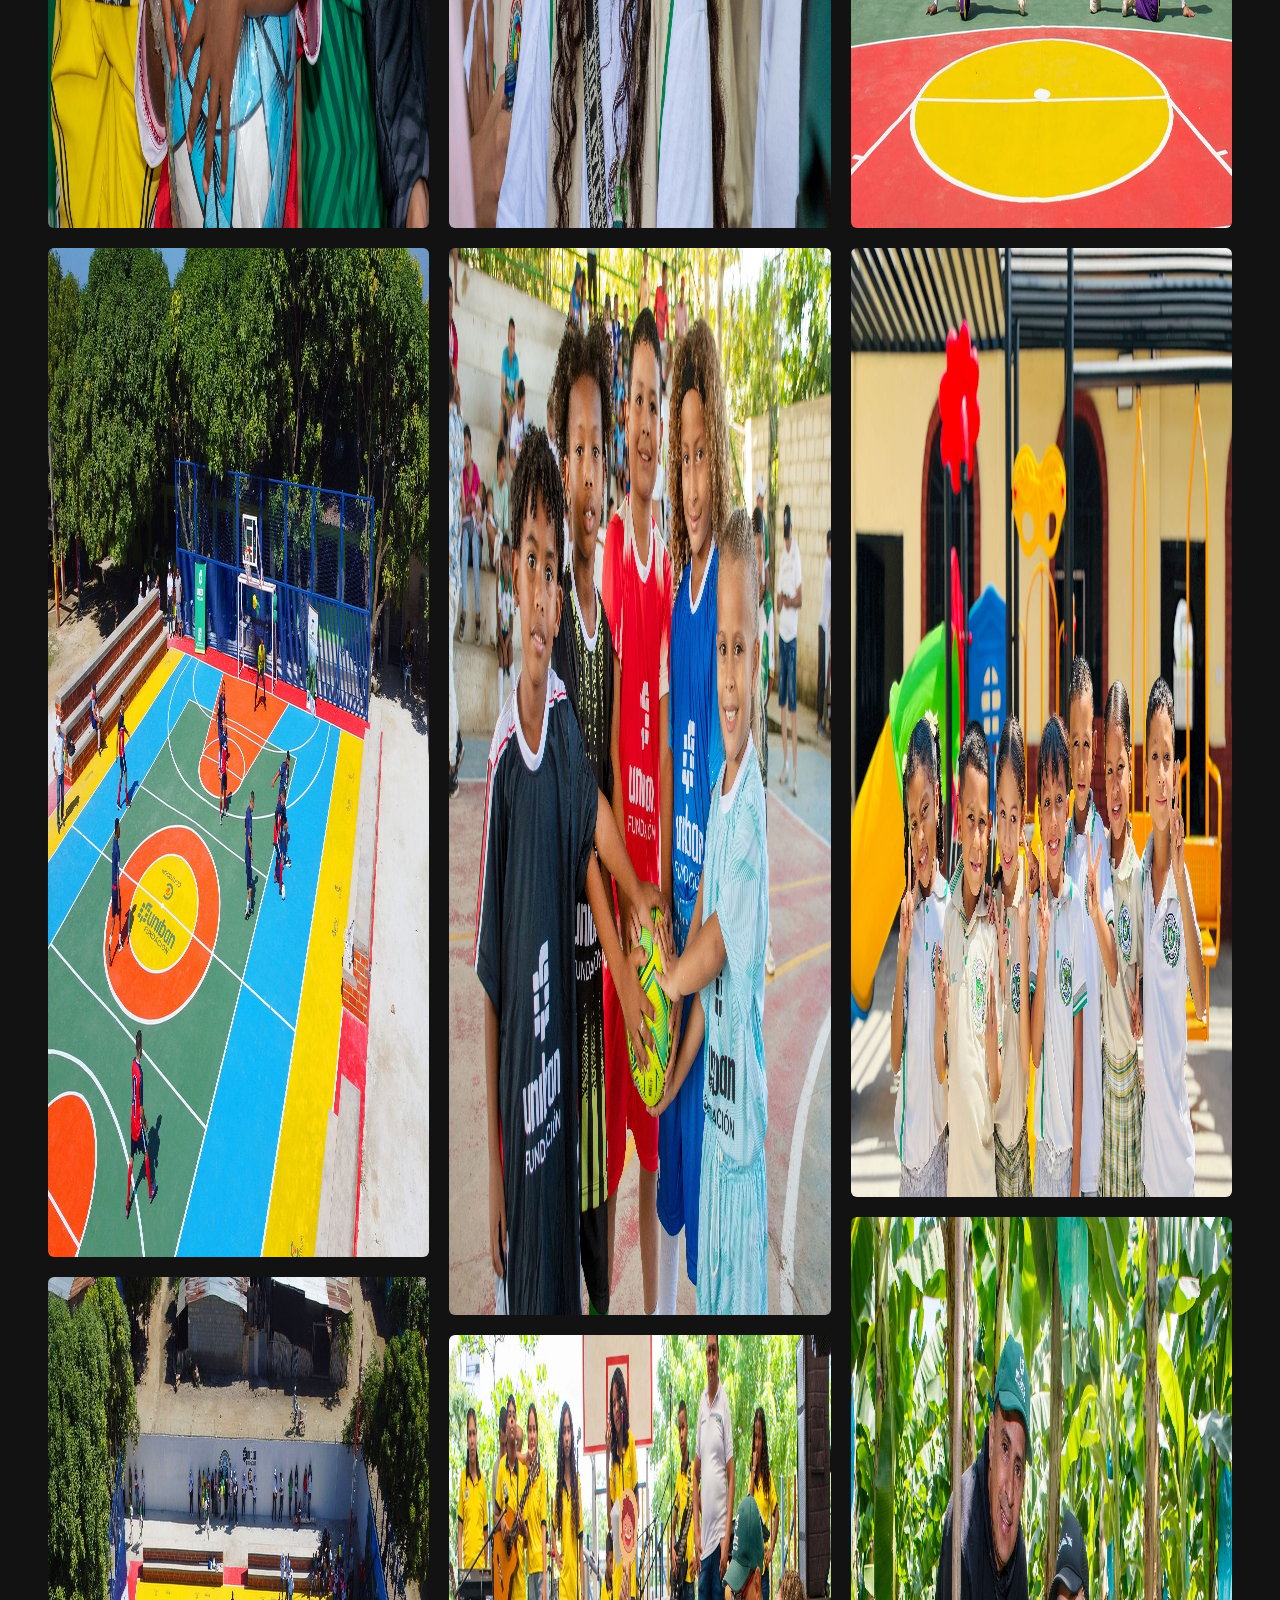
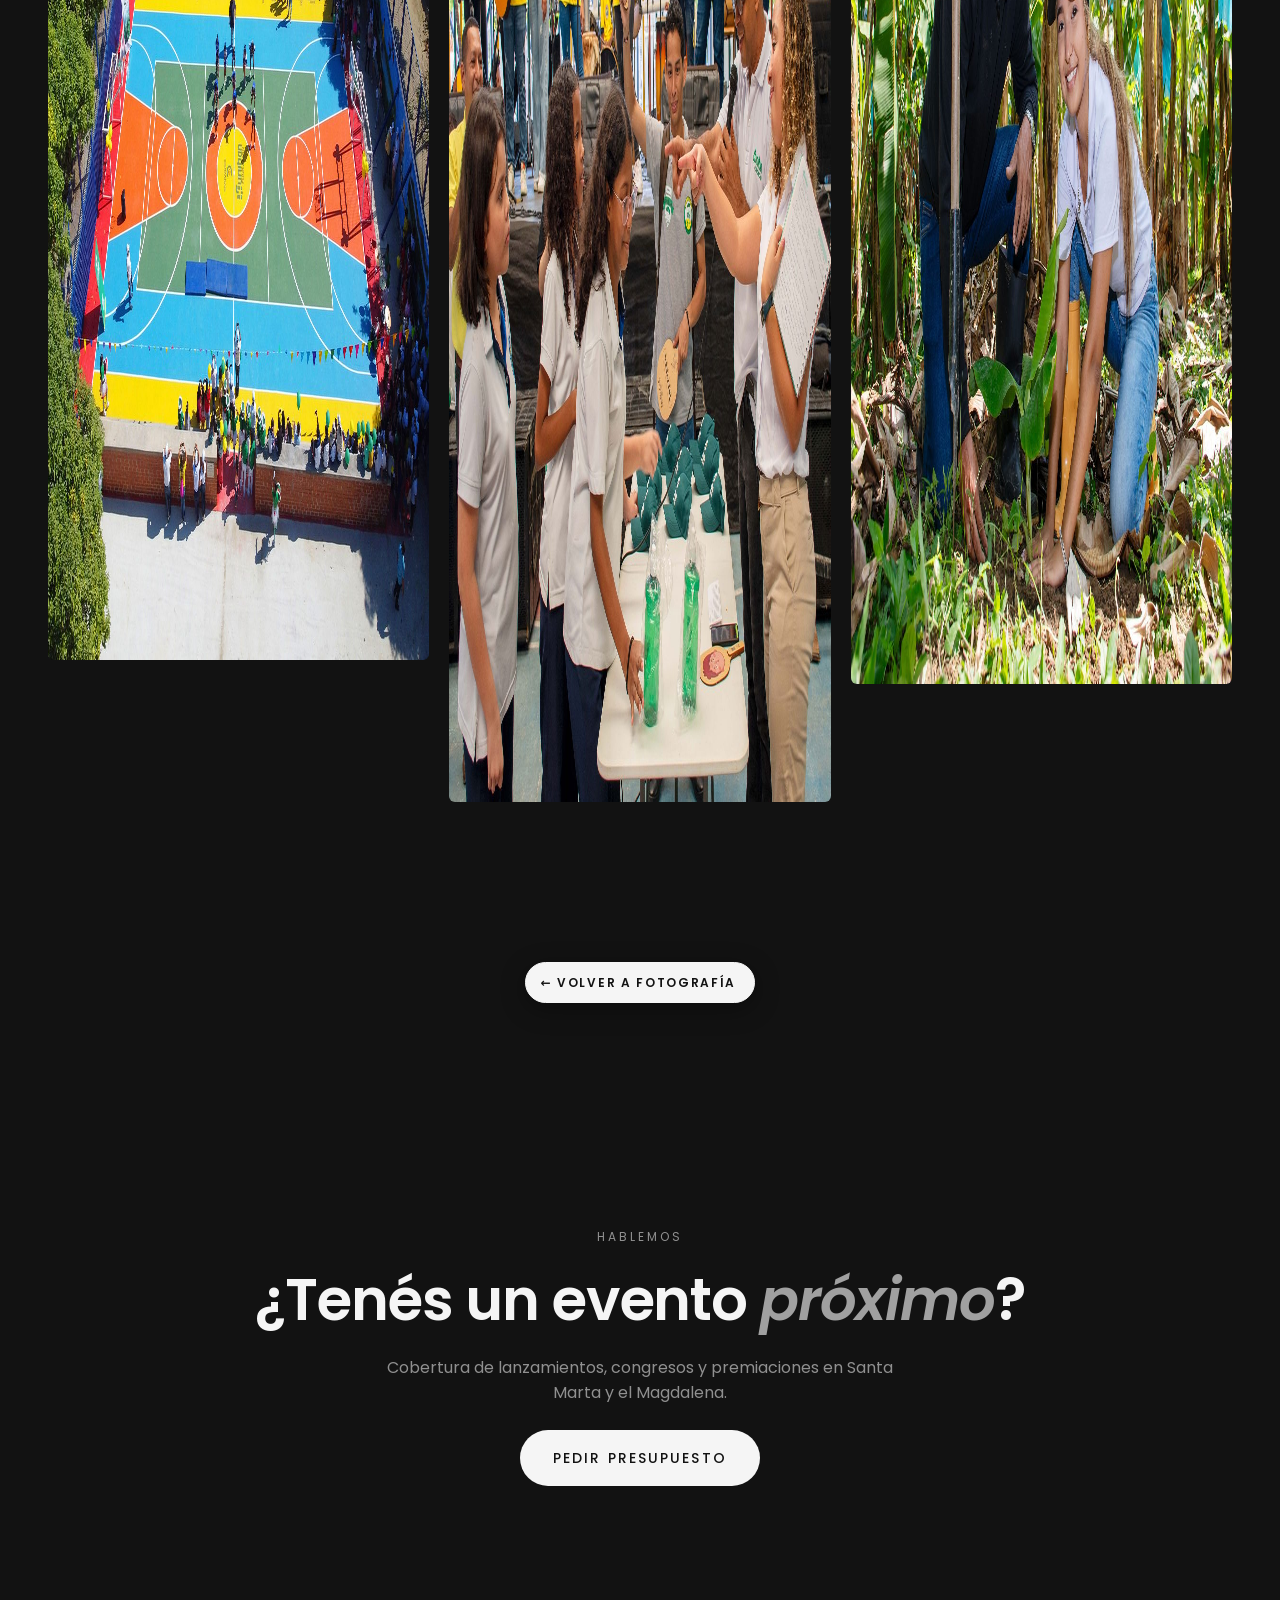
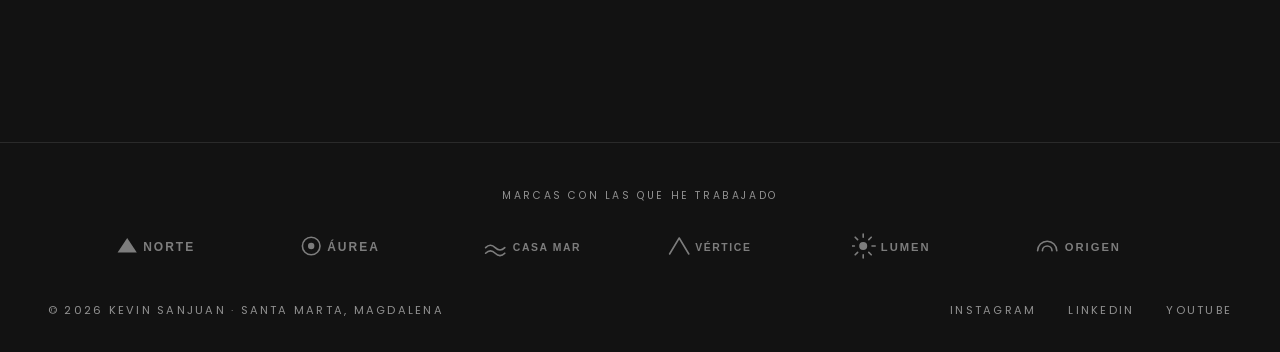
<file: fotos/corporativos.html>
<!DOCTYPE html>
<html lang="es">
<head>
  <meta charset="UTF-8">
  <meta name="viewport" content="width=device-width, initial-scale=1">
  <title>Fotógrafo de Eventos Corporativos en Santa Marta — Kevin Sanjuan</title>
  <meta name="description" content="Cobertura fotográfica de eventos corporativos en Santa Marta y Zona Bananera, Magdalena. Lanzamientos, congresos, premiaciones y vida de oficina. Kevin Sanjuan.">
  <meta property="og:title" content="Fotógrafo de Eventos Corporativos en Santa Marta — Kevin Sanjuan">
  <meta property="og:description" content="Lanzamientos, congresos y premiaciones en Santa Marta y el Magdalena.">
  <meta property="og:type" content="website">
  <meta property="og:site_name" content="Kevin Sanjuan">
  <meta property="og:locale" content="es_CO">
  <meta property="og:url" content="https://jcuetot.github.io/paginafotografo/fotos/corporativos.html">
  <meta property="og:image" content="https://jcuetot.github.io/paginafotografo/images/sesiones/corporativos/cover.jpg">
  <meta property="og:image:width" content="1600">
  <meta property="og:image:height" content="1067">
  <meta property="og:image:alt" content="Fotógrafo de Eventos Corporativos en Santa Marta — Kevin Sanjuan">
  <meta name="twitter:card" content="summary_large_image">
  <meta name="twitter:title" content="Fotógrafo de Eventos Corporativos en Santa Marta — Kevin Sanjuan">
  <meta name="twitter:description" content="Fotografía y diseño gráfico en Santa Marta, Zona Bananera y el Magdalena.">
  <meta name="twitter:image" content="https://jcuetot.github.io/paginafotografo/images/sesiones/corporativos/cover.jpg">
  <link rel="canonical" href="https://jcuetot.github.io/paginafotografo/fotos/corporativos.html">
  <meta name="theme-color" content="#121212">
  <meta name="geo.region" content="CO-MAG">
  <meta name="geo.placename" content="Santa Marta, Zona Bananera, Magdalena">
  <link rel="icon" href="../favicon.svg" type="image/svg+xml">

  <link rel="preconnect" href="https://fonts.googleapis.com">
  <link rel="preconnect" href="https://fonts.gstatic.com" crossorigin>
  <link href="https://fonts.googleapis.com/css2?family=Poppins:wght@400;500;600;700&display=swap" rel="stylesheet">

  <link rel="stylesheet" href="../styles.css?v=6">

  <script type="application/ld+json">
  {
    "@context": "https://schema.org",
    "@type": "ProfessionalService",
    "additionalType": "https://schema.org/Photographer",
    "name": "Kevin Sanjuan — Fotógrafo de Eventos Corporativos en Santa Marta",
    "description": "Fotografía de eventos corporativos, lanzamientos y premiaciones en Santa Marta y Zona Bananera, Magdalena.",
    "url": "https://jcuetot.github.io/paginafotografo/fotos/corporativos.html",
    "sameAs": [
      "https://www.instagram.com/kevinsanjuan70/",
      "https://www.linkedin.com/in/kevin-sanjuan-berdugo-024667403/",
      "https://www.youtube.com/@kevinsanjuan8070"
    ],
    "image": "https://jcuetot.github.io/paginafotografo/images/sesiones/corporativos/cover.jpg",
    "priceRange": "$$",
    "email": "hola@kevinsanjuan.com",
    "address": {
      "@type": "PostalAddress",
      "addressLocality": "Santa Marta",
      "addressRegion": "Magdalena",
      "addressCountry": "CO"
    },
    "geo": {
      "@type": "GeoCoordinates",
      "latitude": 11.2408,
      "longitude": -74.199
    },
    "areaServed": [
      { "@type": "Place", "name": "Santa Marta" },
      { "@type": "Place", "name": "Zona Bananera" },
      { "@type": "State", "name": "Magdalena" }
    ],
    "makesOffer": [
      { "@type": "Offer", "itemOffered": { "@type": "Service", "name": "Cobertura de eventos corporativos en Santa Marta" } }
    ]
  }
  </script>
</head>
<body data-root="../" data-page="fotos">

  <main>

    <!-- ============ BANNER DE LA PÁGINA ============ -->
    <section class="page-hero">
      <img src="../images/sesiones/corporativos/cover.jpg" alt="Fotógrafo de eventos corporativos en Santa Marta — Kevin Sanjuan" class="page-hero-img page-hero-img--face" width="1600" height="1067" decoding="async">
      <div class="page-hero-shade"></div>
      <div class="page-hero-content">
        <a class="hero-back" href="../fotos.html">← Volver a Fotografía</a>
        <p class="eyebrow">Fotografía &amp; Video · Corporativos</p>
        <h1>Eventos <em>corporativos</em></h1>
        <p>Lanzamientos, congresos, premiaciones y reuniones de empresa en Santa Marta, Zona Bananera y todo el Magdalena. Hacé clic en cualquier foto para verla ampliada.</p>
      </div>
    </section>

    <section class="section">
      <div class="gallery" id="galeria">
        <!-- QUE PONER AQUI: las fotos reales del evento corporativo.
             1) Copiar cada foto en images/sesiones/corporativos/ (cualquier nombre).
             2) Copiar el bloque <a> completo y cambiar el nombre del archivo y el alt.
             3) Para quitar fotos, borrar el bloque <a> completo. -->
        <a href="#" class="gallery-item reveal" tabindex="0">
          <img src="../images/sesiones/corporativos/cover.jpg" alt="Evento corporativo en Santa Marta — Kevin Sanjuan" loading="lazy" width="1600" height="1067" decoding="async">
        </a>
        <a href="#" class="gallery-item reveal" tabindex="0">
          <img src="../images/sesiones/corporativos/foto-2.jpg" alt="Evento corporativo en Santa Marta — foto 2 de Kevin Sanjuan" loading="lazy" width="1600" height="1067" decoding="async">
        </a>
        <a href="#" class="gallery-item reveal" tabindex="0">
          <img src="../images/sesiones/corporativos/foto-3.jpg" alt="Evento corporativo en Santa Marta — foto 3 de Kevin Sanjuan" loading="lazy" width="1600" height="1067" decoding="async">
        </a>
        <a href="#" class="gallery-item reveal" tabindex="0">
          <img src="../images/sesiones/corporativos/foto-4.jpg" alt="Evento corporativo en Santa Marta — foto 4 de Kevin Sanjuan" loading="lazy" width="1600" height="1067" decoding="async">
        </a>
        <a href="#" class="gallery-item reveal" tabindex="0">
          <img src="../images/sesiones/corporativos/foto-5.jpg" alt="Evento corporativo en Santa Marta — foto 5 de Kevin Sanjuan" loading="lazy" width="1600" height="1009" decoding="async">
        </a>
        <a href="#" class="gallery-item reveal" tabindex="0">
          <img src="../images/sesiones/corporativos/foto-6.jpg" alt="Evento corporativo en Santa Marta — foto 6 de Kevin Sanjuan" loading="lazy" width="1600" height="983" decoding="async">
        </a>
        <a href="#" class="gallery-item reveal" tabindex="0">
          <img src="../images/sesiones/corporativos/foto-7.jpg" alt="Evento corporativo en Santa Marta — foto 7 de Kevin Sanjuan" loading="lazy" width="1600" height="1067" decoding="async">
        </a>
        <a href="#" class="gallery-item reveal" tabindex="0">
          <img src="../images/sesiones/corporativos/foto-8.jpg" alt="Evento corporativo en Santa Marta — foto 8 de Kevin Sanjuan" loading="lazy" width="1600" height="1067" decoding="async">
        </a>
        <a href="#" class="gallery-item reveal" tabindex="0">
          <img src="../images/sesiones/corporativos/foto-9.jpg" alt="Evento corporativo en Santa Marta — foto 9 de Kevin Sanjuan" loading="lazy" width="1600" height="1067" decoding="async">
        </a>
        <a href="#" class="gallery-item reveal" tabindex="0">
          <img src="../images/sesiones/corporativos/foto-10.jpg" alt="Evento corporativo en Santa Marta — foto 10 de Kevin Sanjuan" loading="lazy" width="1600" height="1067" decoding="async">
        </a>
        <a href="#" class="gallery-item reveal" tabindex="0">
          <img src="../images/sesiones/corporativos/foto-11.jpg" alt="Evento corporativo en Santa Marta — foto 11 de Kevin Sanjuan" loading="lazy" width="1600" height="1067" decoding="async">
        </a>
        <a href="#" class="gallery-item reveal" tabindex="0">
          <img src="../images/sesiones/corporativos/foto-12.jpg" alt="Evento corporativo en Santa Marta — foto 12 de Kevin Sanjuan" loading="lazy" width="1600" height="1067" decoding="async">
        </a>
        <a href="#" class="gallery-item reveal" tabindex="0">
          <img src="../images/sesiones/corporativos/foto-13.jpg" alt="Evento corporativo en Santa Marta — foto 13 de Kevin Sanjuan" loading="lazy" width="1600" height="1067" decoding="async">
        </a>
        <a href="#" class="gallery-item reveal" tabindex="0">
          <img src="../images/sesiones/corporativos/foto-14.jpg" alt="Evento corporativo en Santa Marta — foto 14 de Kevin Sanjuan" loading="lazy" width="1600" height="1067" decoding="async">
        </a>
        <a href="#" class="gallery-item reveal" tabindex="0">
          <img src="../images/sesiones/corporativos/foto-15.jpg" alt="Evento corporativo en Santa Marta — foto 15 de Kevin Sanjuan" loading="lazy" width="1600" height="1067" decoding="async">
        </a>
        <a href="#" class="gallery-item reveal" tabindex="0">
          <img src="../images/sesiones/corporativos/foto-16.jpg" alt="Evento corporativo en Santa Marta — foto 16 de Kevin Sanjuan" loading="lazy" width="1600" height="1067" decoding="async">
        </a>
        <a href="#" class="gallery-item reveal" tabindex="0">
          <img src="../images/sesiones/corporativos/foto-17.jpg" alt="Evento corporativo en Santa Marta — foto 17 de Kevin Sanjuan" loading="lazy" width="1600" height="949" decoding="async">
        </a>
        <a href="#" class="gallery-item reveal" tabindex="0">
          <img src="../images/sesiones/corporativos/foto-18.jpg" alt="Evento corporativo en Santa Marta — foto 18 de Kevin Sanjuan" loading="lazy" width="1600" height="1067" decoding="async">
        </a>
      </div>
    </section>

    <div class="gallery-back">
      <a class="hero-back" href="../fotos.html">← Volver a Fotografía</a>
    </div>

    <!-- ============ CIERRE ============ -->
    <section class="section section-cta">
      <div class="section-head reveal">
        <p class="eyebrow">Hablemos</p>
        <h2 class="h2">¿Tenés un evento <em>próximo</em>?</h2>
        <p class="section-intro">Cobertura de lanzamientos, congresos y premiaciones en Santa Marta y el Magdalena.</p>
        <a href="../index.html#contacto" class="btn btn-primary magnetic" data-strength="0.35">Pedir presupuesto</a>
      </div>
    </section>

  </main>

  <script src="../nav.js?v=6"></script>
  <script src="../script.js?v=6"></script>
</body>
</html>
</file>
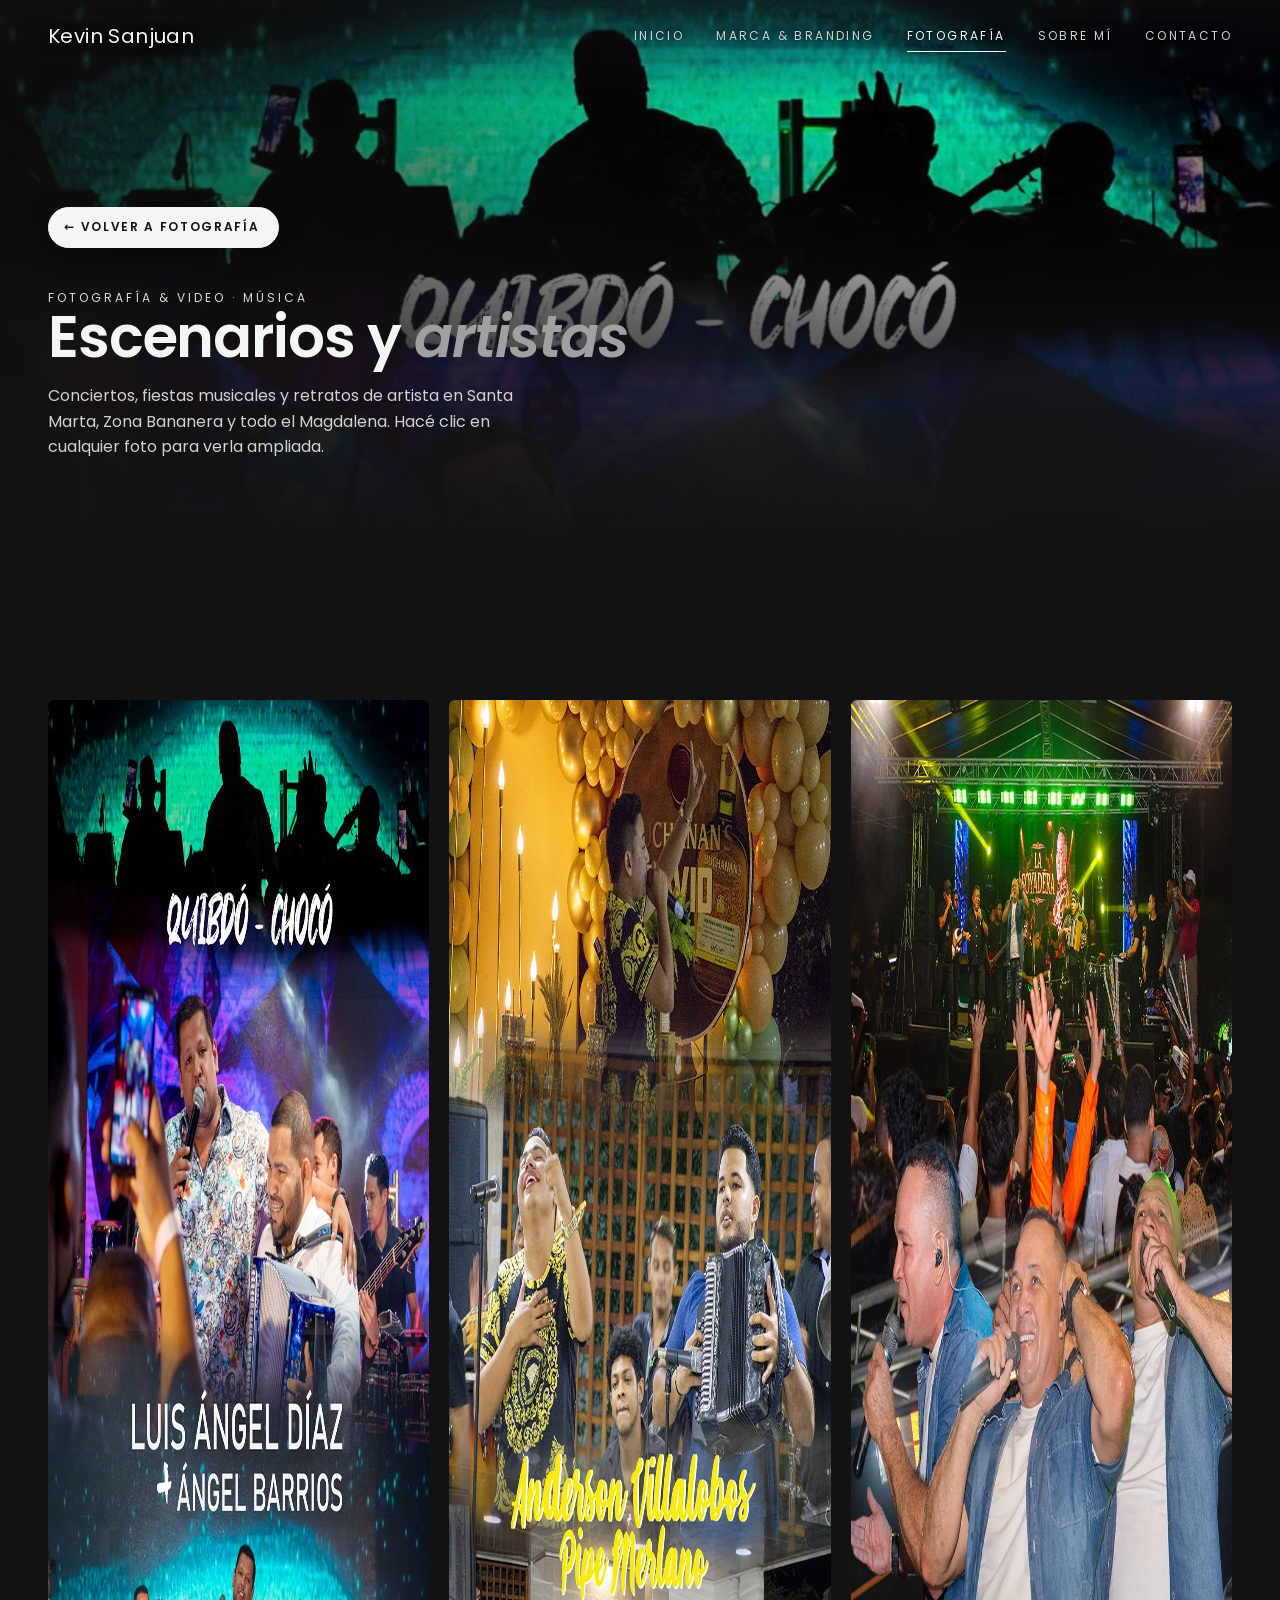
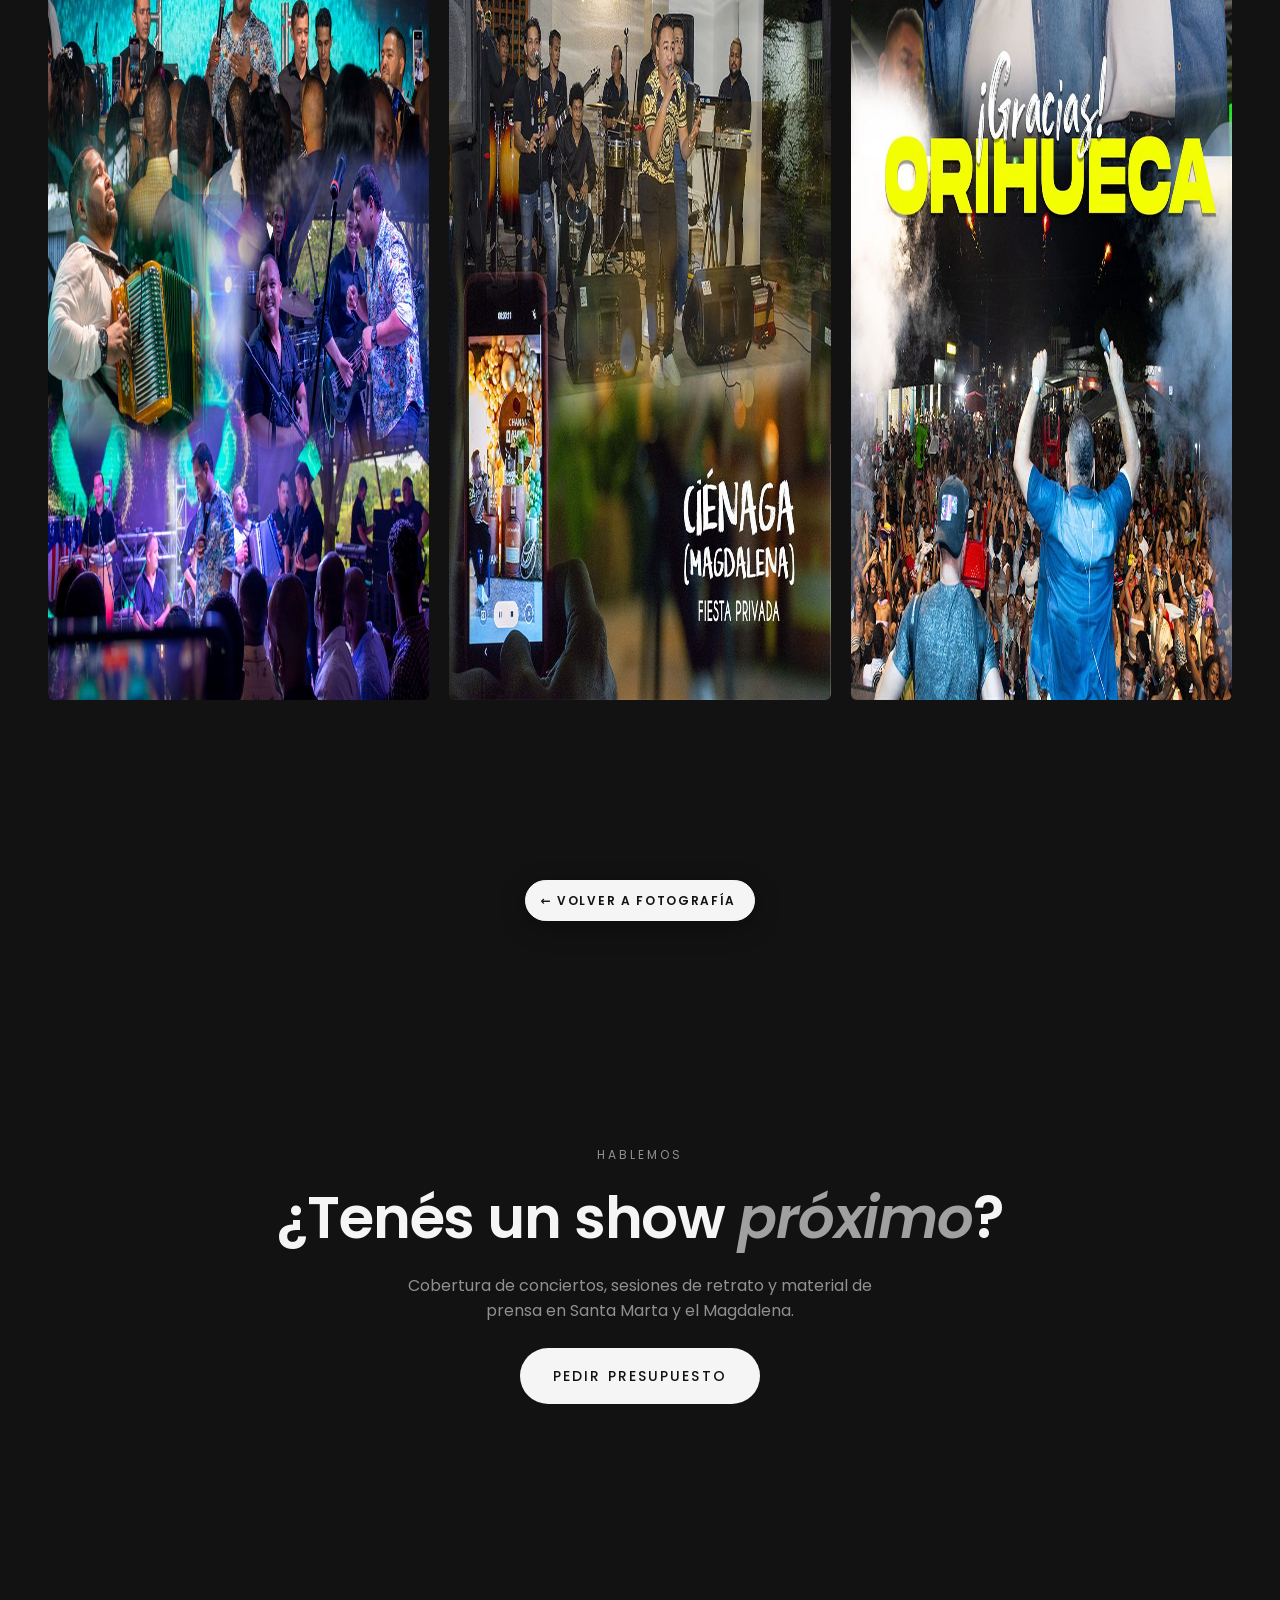
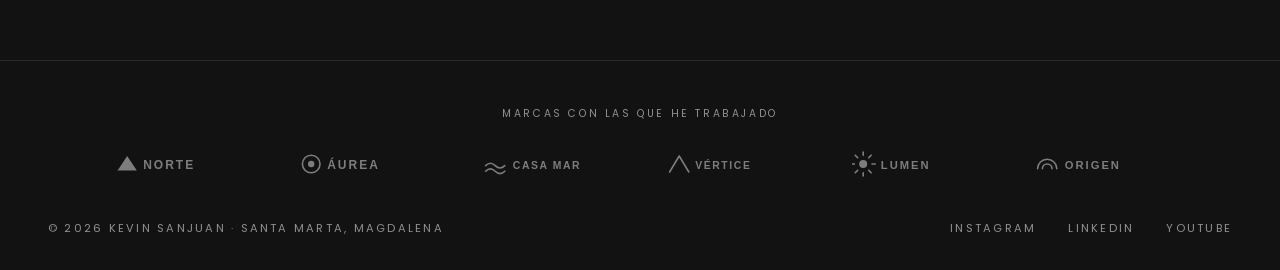
<file: fotos/eventos-musicales.html>
<!DOCTYPE html>
<html lang="es">
<head>
  <meta charset="UTF-8">
  <meta name="viewport" content="width=device-width, initial-scale=1">
  <!-- TITULO: así ve Google esta página. Mantener: "Fotógrafo de Artistas", "Santa Marta". -->
  <title>Fotógrafo de Artistas y Eventos Musicales en Santa Marta — Kevin Sanjuan</title>
  <!-- DESCRIPCION: quien busque "fotografo de conciertos santa marta" o "fotografo de artistas
       en el magdalena" debería encontrar esta página. -->
  <meta name="description" content="Fotógrafo de artistas y eventos musicales en Santa Marta y Zona Bananera, Magdalena. Conciertos, escenarios, retratos de artista y prensa. Kevin Sanjuan.">
  <meta property="og:title" content="Fotógrafo de Artistas y Eventos Musicales en Santa Marta — Kevin Sanjuan">
  <meta property="og:description" content="Conciertos, escenarios y retratos de artistas en Santa Marta y el Magdalena.">
  <meta property="og:type" content="website">
  <meta property="og:site_name" content="Kevin Sanjuan">
  <meta property="og:locale" content="es_CO">
  <meta property="og:url" content="https://jcuetot.github.io/paginafotografo/fotos/eventos-musicales.html">
  <meta property="og:image" content="https://jcuetot.github.io/paginafotografo/images/sesiones/eventos-musicales/cover.jpg">
  <meta property="og:image:width" content="900">
  <meta property="og:image:height" content="1600">
  <meta property="og:image:alt" content="Fotógrafo de Artistas y Eventos Musicales en Santa Marta — Kevin Sanjuan">
  <meta name="twitter:card" content="summary_large_image">
  <meta name="twitter:title" content="Fotógrafo de Artistas y Eventos Musicales en Santa Marta — Kevin Sanjuan">
  <meta name="twitter:description" content="Fotografía y diseño gráfico en Santa Marta, Zona Bananera y el Magdalena.">
  <meta name="twitter:image" content="https://jcuetot.github.io/paginafotografo/images/sesiones/eventos-musicales/cover.jpg">
  <link rel="canonical" href="https://jcuetot.github.io/paginafotografo/fotos/eventos-musicales.html">
  <meta name="theme-color" content="#121212">
  <meta name="geo.region" content="CO-MAG">
  <meta name="geo.placename" content="Santa Marta, Zona Bananera, Magdalena">
  <link rel="icon" href="../favicon.svg" type="image/svg+xml">

  <link rel="preconnect" href="https://fonts.googleapis.com">
  <link rel="preconnect" href="https://fonts.gstatic.com" crossorigin>
  <link href="https://fonts.googleapis.com/css2?family=Poppins:wght@400;500;600;700&display=swap" rel="stylesheet">

  <link rel="stylesheet" href="../styles.css?v=6">

  <!-- DATOS ESTRUCTURADOS (JSON-LD): para mostrar "fotografo de artistas en santa marta" en Google.
       Solo reemplazar el teléfono cuando exista. -->
  <script type="application/ld+json">
  {
    "@context": "https://schema.org",
    "@type": "ProfessionalService",
    "additionalType": "https://schema.org/Photographer",
    "name": "Kevin Sanjuan — Fotógrafo de Artistas y Eventos Musicales en Santa Marta",
    "description": "Fotografía de conciertos, escenarios y retratos de artista en Santa Marta y Zona Bananera, Magdalena.",
    "url": "https://jcuetot.github.io/paginafotografo/fotos/eventos-musicales.html",
    "sameAs": [
      "https://www.instagram.com/kevinsanjuan70/",
      "https://www.linkedin.com/in/kevin-sanjuan-berdugo-024667403/",
      "https://www.youtube.com/@kevinsanjuan8070"
    ],
    "image": "https://jcuetot.github.io/paginafotografo/images/sesiones/eventos-musicales/cover.jpg",
    "priceRange": "$$",
    "email": "hola@kevinsanjuan.com",
    "address": {
      "@type": "PostalAddress",
      "addressLocality": "Santa Marta",
      "addressRegion": "Magdalena",
      "addressCountry": "CO"
    },
    "geo": {
      "@type": "GeoCoordinates",
      "latitude": 11.2408,
      "longitude": -74.199
    },
    "areaServed": [
      { "@type": "Place", "name": "Santa Marta" },
      { "@type": "Place", "name": "Zona Bananera" },
      { "@type": "State", "name": "Magdalena" }
    ],
    "makesOffer": [
      { "@type": "Offer", "itemOffered": { "@type": "Service", "name": "Fotografía de eventos musicales en Santa Marta" } },
      { "@type": "Offer", "itemOffered": { "@type": "Service", "name": "Retratos de artista en el Magdalena" } }
    ]
  }
  </script>
</head>
<body data-root="../" data-page="fotos">

  <main>

    <!-- ============ BANNER DE LA PÁGINA ============ -->
    <section class="page-hero">
      <img src="../images/sesiones/eventos-musicales/cover.jpg" alt="Fotógrafo de conciertos en Santa Marta — escenario en vivo" class="page-hero-img" width="900" height="1600" decoding="async">
      <div class="page-hero-shade"></div>
      <div class="page-hero-content">
        <a class="hero-back" href="../fotos.html">← Volver a Fotografía</a>
        <p class="eyebrow">Fotografía &amp; Video · Música</p>
        <h1>Escenarios y <em>artistas</em></h1>
        <p>Conciertos, fiestas musicales y retratos de artista en Santa Marta, Zona Bananera y todo el Magdalena. Hacé clic en cualquier foto para verla ampliada.</p>
      </div>
    </section>

    <section class="section">
      <div class="gallery" id="galeria">
        <!-- QUE PONER AQUI: las fotos reales de conciertos y artistas.
             1) Copiar cada foto en images/sesiones/eventos-musicales/.
             2) Copiar el bloque <a> completo y cambiar la ruta y el alt.
             3) Para quitar fotos, borrar el bloque <a> completo. -->
        <a href="#" class="gallery-item reveal" tabindex="0">
          <img src="../images/sesiones/eventos-musicales/cover.jpg" alt="Evento musical en Santa Marta — fotografía de Kevin Sanjuan" loading="lazy" width="900" height="1600" decoding="async">
        </a>
        <a href="#" class="gallery-item reveal" tabindex="0">
          <img src="../images/sesiones/eventos-musicales/foto-2.jpg" alt="Evento musical en Santa Marta — foto 2 de Kevin Sanjuan" loading="lazy" width="900" height="1600" decoding="async">
        </a>
        <a href="#" class="gallery-item reveal" tabindex="0">
          <img src="../images/sesiones/eventos-musicales/foto-3.jpg" alt="Cobertura de evento en Santa Marta — foto 3 de Kevin Sanjuan" loading="lazy" width="919" height="1600" decoding="async">
        </a>
      </div>
    </section>

    <div class="gallery-back">
      <a class="hero-back" href="../fotos.html">← Volver a Fotografía</a>
    </div>

    <!-- ============ CIERRE ============ -->
    <section class="section section-cta">
      <div class="section-head reveal">
        <p class="eyebrow">Hablemos</p>
        <h2 class="h2">¿Tenés un show <em>próximo</em>?</h2>
        <p class="section-intro">Cobertura de conciertos, sesiones de retrato y material de prensa en Santa Marta y el Magdalena.</p>
        <a href="../index.html#contacto" class="btn btn-primary magnetic" data-strength="0.35">Pedir presupuesto</a>
      </div>
    </section>

  </main>

  <script src="../nav.js?v=6"></script>
  <script src="../script.js?v=6"></script>
</body>
</html>
</file>
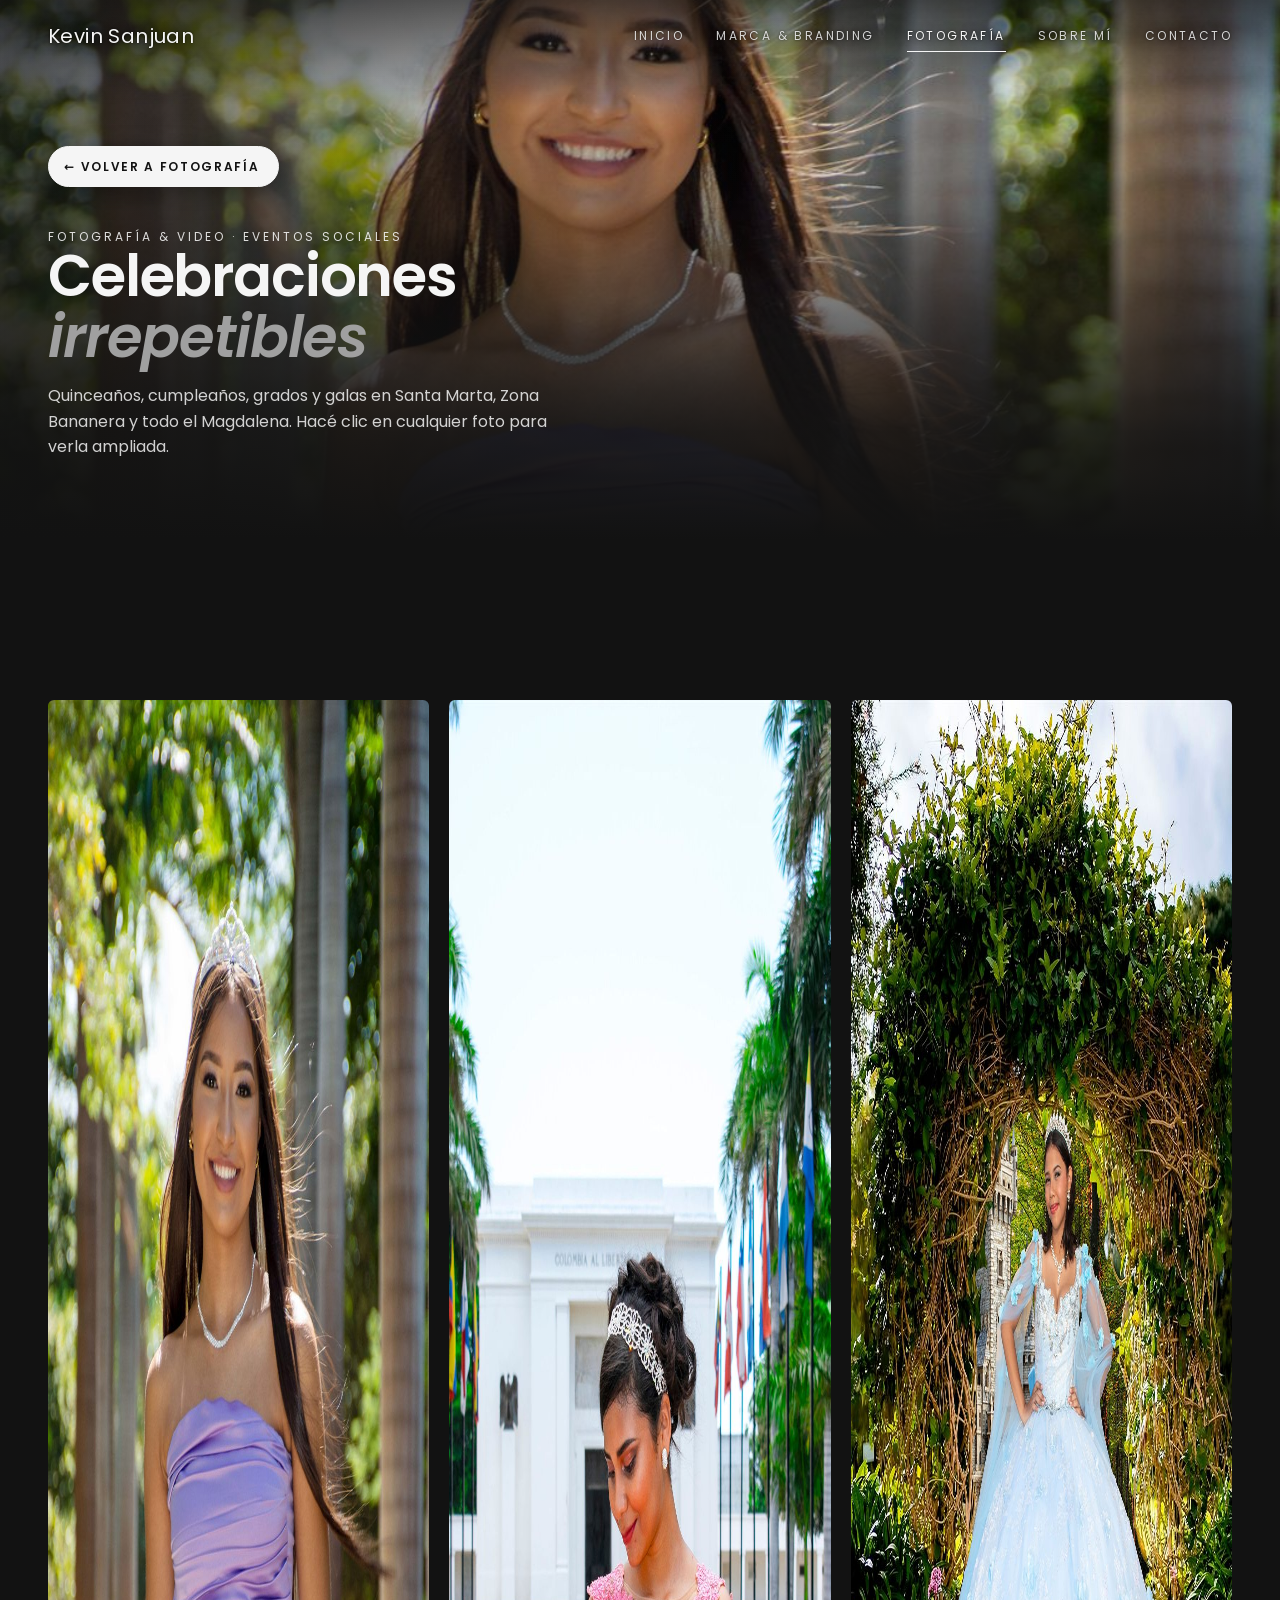
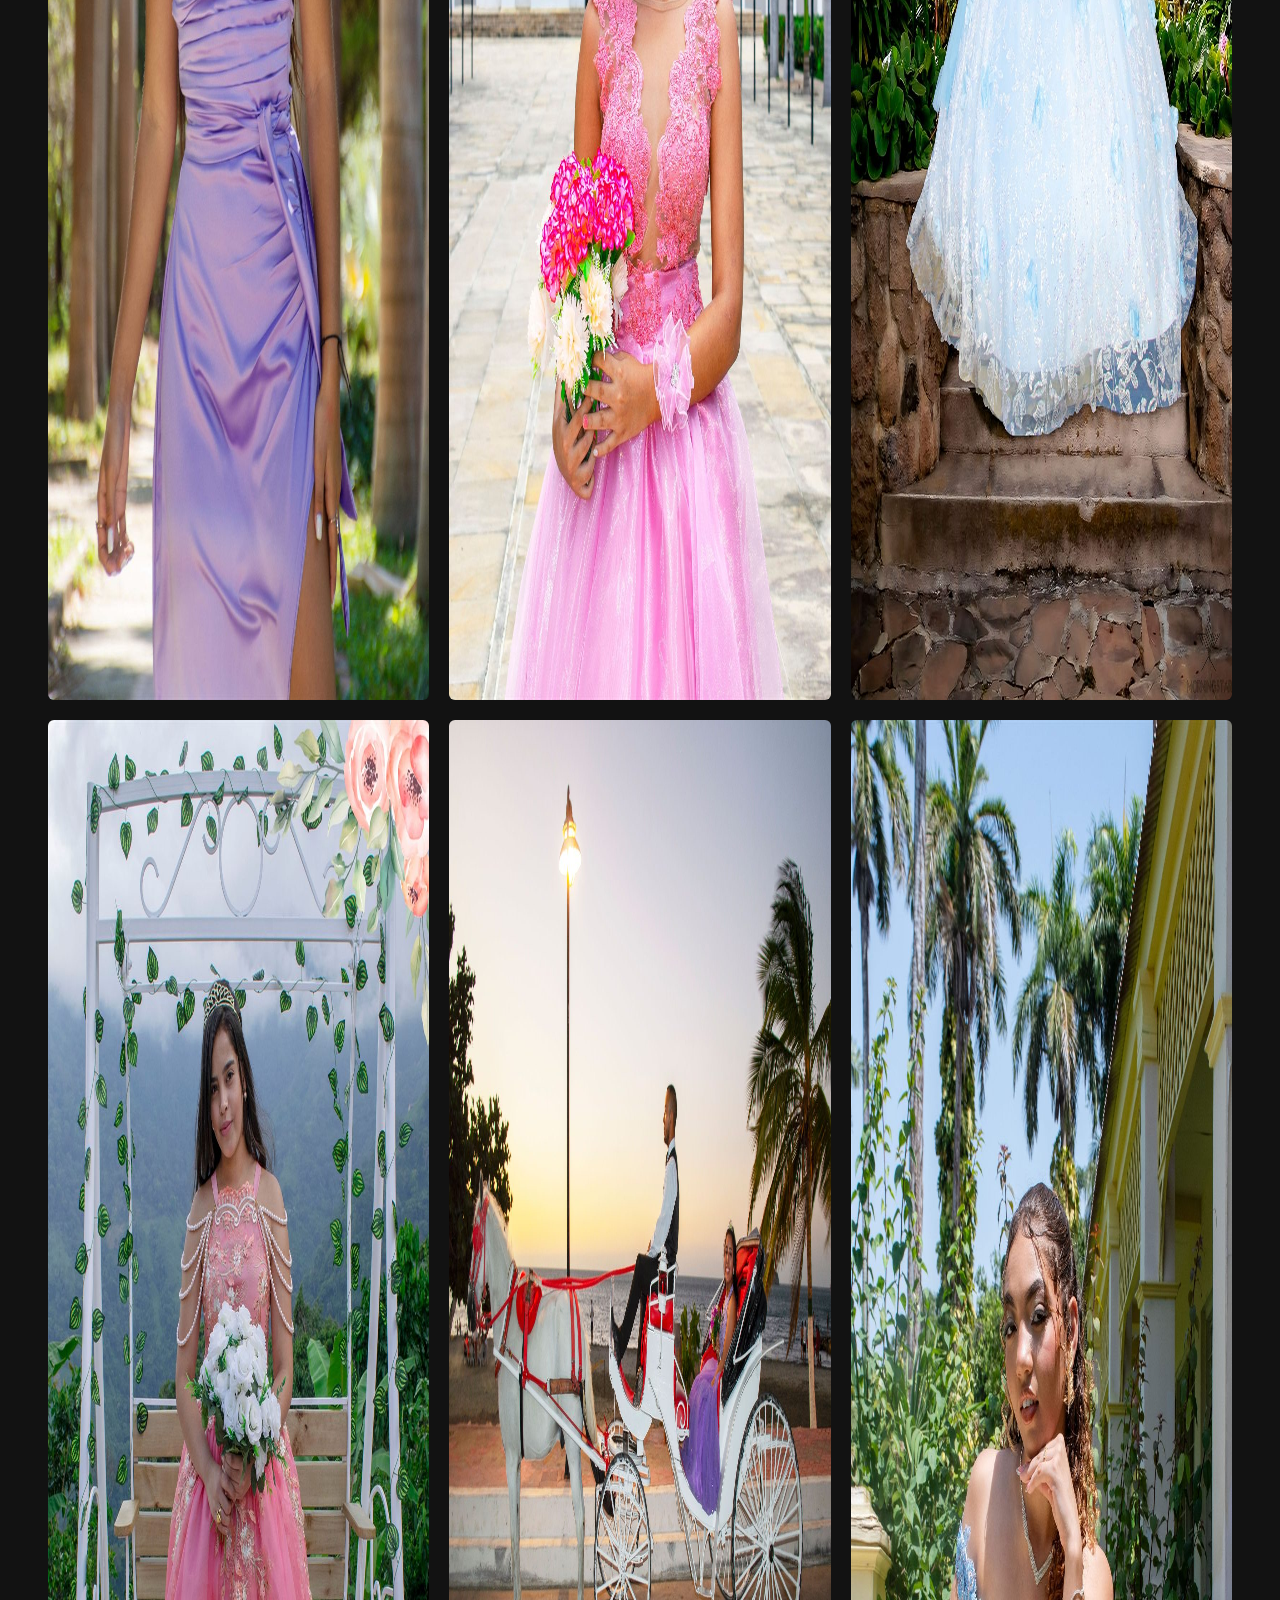
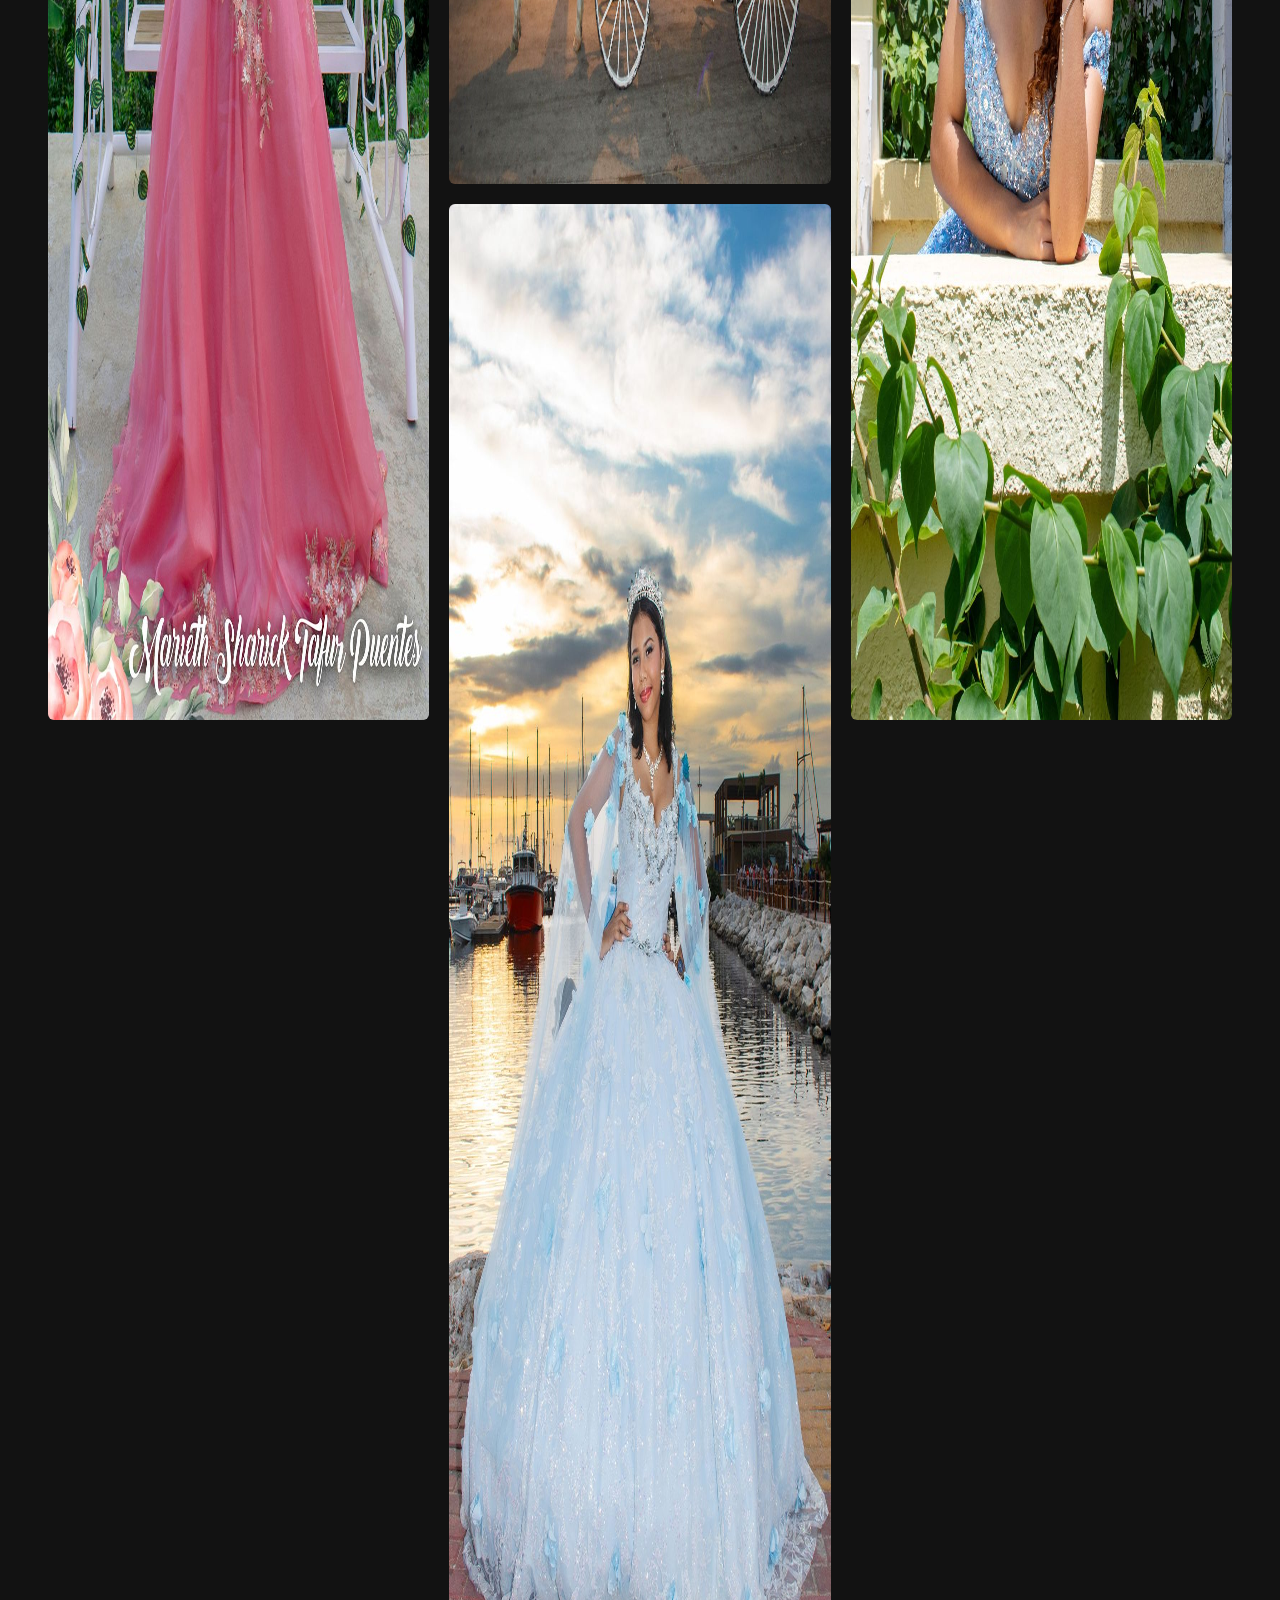
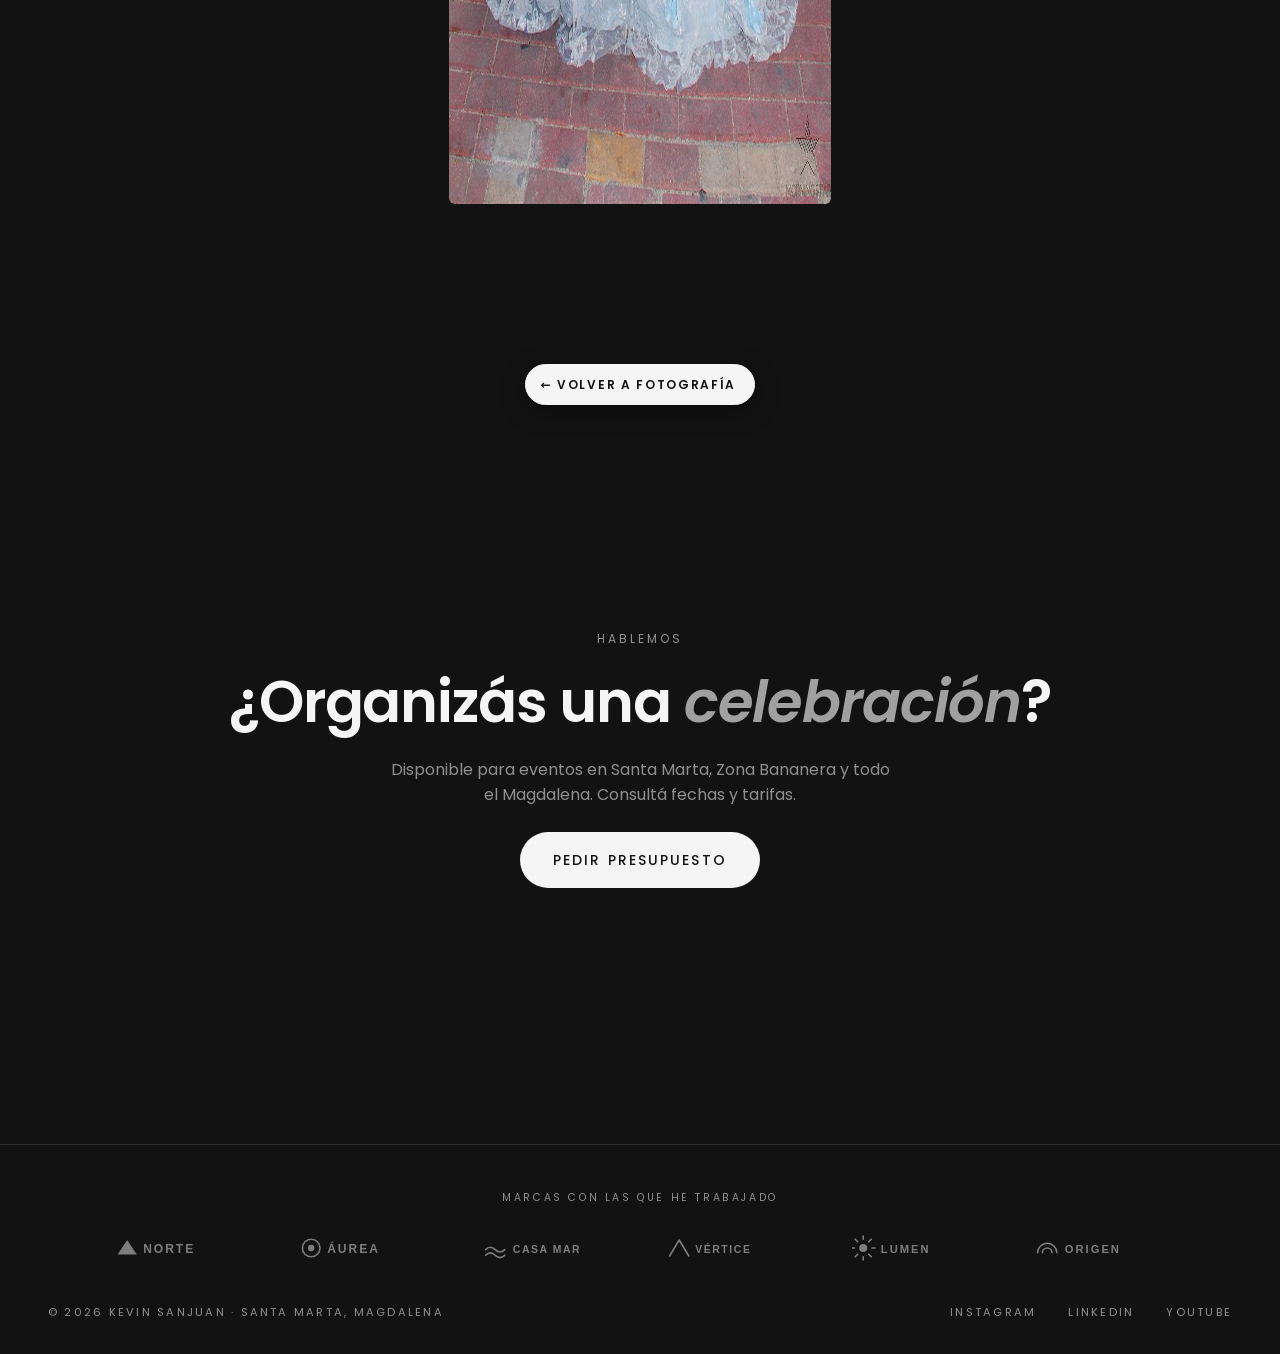
<file: fotos/eventos-sociales.html>
<!DOCTYPE html>
<html lang="es">
<head>
  <meta charset="UTF-8">
  <meta name="viewport" content="width=device-width, initial-scale=1">
  <!-- TITULO: así ve Google esta página. Mantener: "Fotógrafo de Eventos", "Santa Marta". -->
  <title>Fotógrafo de Eventos Sociales en Santa Marta — Kevin Sanjuan</title>
  <!-- DESCRIPCION: quien busque "fotografo de eventos en santa marta" o "fotografo de cumpleaños quinceaños
       zona bananera" debería encontrar esta página. -->
  <meta name="description" content="Fotógrafo de eventos sociales en Santa Marta y Zona Bananera, Magdalena. Quinceaños, cumpleaños, grados y celebraciones. Kevin Sanjuan.">
  <meta property="og:title" content="Fotógrafo de Eventos Sociales en Santa Marta — Kevin Sanjuan">
  <meta property="og:description" content="Quinceaños, cumpleaños, grados y celebraciones en Santa Marta y el Magdalena.">
  <meta property="og:type" content="website">
  <meta property="og:site_name" content="Kevin Sanjuan">
  <meta property="og:locale" content="es_CO">
  <meta property="og:url" content="https://jcuetot.github.io/paginafotografo/fotos/eventos-sociales.html">
  <meta property="og:image" content="https://jcuetot.github.io/paginafotografo/images/sesiones/eventos-sociales/cover.jpg">
  <meta property="og:image:width" content="1064">
  <meta property="og:image:height" content="1600">
  <meta property="og:image:alt" content="Fotógrafo de Eventos Sociales en Santa Marta — Kevin Sanjuan">
  <meta name="twitter:card" content="summary_large_image">
  <meta name="twitter:title" content="Fotógrafo de Eventos Sociales en Santa Marta — Kevin Sanjuan">
  <meta name="twitter:description" content="Fotografía y diseño gráfico en Santa Marta, Zona Bananera y el Magdalena.">
  <meta name="twitter:image" content="https://jcuetot.github.io/paginafotografo/images/sesiones/eventos-sociales/cover.jpg">
  <link rel="canonical" href="https://jcuetot.github.io/paginafotografo/fotos/eventos-sociales.html">
  <meta name="theme-color" content="#121212">
  <meta name="geo.region" content="CO-MAG">
  <meta name="geo.placename" content="Santa Marta, Zona Bananera, Magdalena">
  <link rel="icon" href="../favicon.svg" type="image/svg+xml">

  <link rel="preconnect" href="https://fonts.googleapis.com">
  <link rel="preconnect" href="https://fonts.gstatic.com" crossorigin>
  <link href="https://fonts.googleapis.com/css2?family=Poppins:wght@400;500;600;700&display=swap" rel="stylesheet">

  <link rel="stylesheet" href="../styles.css?v=6">

  <!-- DATOS ESTRUCTURADOS (JSON-LD): para mostrar "fotografo de eventos en santa marta" en Google.
       Solo reemplazar el teléfono cuando exista. -->
  <script type="application/ld+json">
  {
    "@context": "https://schema.org",
    "@type": "ProfessionalService",
    "additionalType": "https://schema.org/Photographer",
    "name": "Kevin Sanjuan — Fotógrafo de Eventos Sociales en Santa Marta",
    "description": "Fotografía de quinceaños, cumpleaños, grados y celebraciones en Santa Marta y Zona Bananera, Magdalena.",
    "url": "https://jcuetot.github.io/paginafotografo/fotos/eventos-sociales.html",
    "sameAs": [
      "https://www.instagram.com/kevinsanjuan70/",
      "https://www.linkedin.com/in/kevin-sanjuan-berdugo-024667403/",
      "https://www.youtube.com/@kevinsanjuan8070"
    ],
    "image": "https://jcuetot.github.io/paginafotografo/images/sesiones/eventos-sociales/cover.jpg",
    "priceRange": "$$",
    "email": "hola@kevinsanjuan.com",
    "address": {
      "@type": "PostalAddress",
      "addressLocality": "Santa Marta",
      "addressRegion": "Magdalena",
      "addressCountry": "CO"
    },
    "geo": {
      "@type": "GeoCoordinates",
      "latitude": 11.2408,
      "longitude": -74.199
    },
    "areaServed": [
      { "@type": "Place", "name": "Santa Marta" },
      { "@type": "Place", "name": "Zona Bananera" },
      { "@type": "State", "name": "Magdalena" }
    ],
    "makesOffer": [
      { "@type": "Offer", "itemOffered": { "@type": "Service", "name": "Fotografía de eventos sociales en Santa Marta" } }
    ]
  }
  </script>
</head>
<body data-root="../" data-page="fotos">

  <main>

    <!-- ============ BANNER DE LA PÁGINA ============ -->
    <section class="page-hero">
      <img src="../images/sesiones/eventos-sociales/cover.jpg" alt="Fotógrafo de eventos sociales en Santa Marta — celebración" class="page-hero-img page-hero-img--face" width="1064" height="1600" decoding="async">
      <div class="page-hero-shade"></div>
      <div class="page-hero-content">
        <a class="hero-back" href="../fotos.html">← Volver a Fotografía</a>
        <p class="eyebrow">Fotografía &amp; Video · Eventos sociales</p>
        <h1>Celebraciones <em>irrepetibles</em></h1>
        <p>Quinceaños, cumpleaños, grados y galas en Santa Marta, Zona Bananera y todo el Magdalena. Hacé clic en cualquier foto para verla ampliada.</p>
      </div>
    </section>

    <section class="section">
      <div class="gallery" id="galeria">
        <!-- QUE PONER AQUI: las fotos reales del evento.
             1) Copiar cada foto en images/sesiones/eventos-sociales/ (cualquier nombre).
             2) Copiar el bloque <a> completo y cambiar el nombre del archivo y el alt.
             3) Para quitar fotos, borrar el bloque <a> completo. -->
        <a href="#" class="gallery-item reveal" tabindex="0">
          <img src="../images/sesiones/eventos-sociales/cover.jpg" alt="Quinceañera en Santa Marta — fotografía de eventos sociales" loading="lazy" width="1064" height="1600" decoding="async">
        </a>
        <a href="#" class="gallery-item reveal" tabindex="0">
          <img src="../images/sesiones/eventos-sociales/foto-2.jpg" alt="Quinceaños en Santa Marta — foto 2 de Kevin Sanjuan" loading="lazy" width="1067" height="1600" decoding="async">
        </a>
        <a href="#" class="gallery-item reveal" tabindex="0">
          <img src="../images/sesiones/eventos-sociales/foto-3.jpg" alt="Quinceaños en Santa Marta — foto 3 de Kevin Sanjuan" loading="lazy" width="1067" height="1600" decoding="async">
        </a>
        <a href="#" class="gallery-item reveal" tabindex="0">
          <img src="../images/sesiones/eventos-sociales/foto-4.jpg" alt="Quinceaños en Santa Marta — foto 4 de Kevin Sanjuan" loading="lazy" width="1600" height="1064" decoding="async">
        </a>
        <a href="#" class="gallery-item reveal" tabindex="0">
          <img src="../images/sesiones/eventos-sociales/foto-5.jpg" alt="Quinceaños en Santa Marta — foto 5 de Kevin Sanjuan" loading="lazy" width="1067" height="1600" decoding="async">
        </a>
        <a href="#" class="gallery-item reveal" tabindex="0">
          <img src="../images/sesiones/eventos-sociales/foto-6.jpg" alt="Quinceaños en Santa Marta — foto 6 de Kevin Sanjuan" loading="lazy" width="1067" height="1600" decoding="async">
        </a>
        <a href="#" class="gallery-item reveal" tabindex="0">
          <img src="../images/sesiones/eventos-sociales/foto-7.jpg" alt="Quinceaños en Santa Marta — foto 7 de Kevin Sanjuan" loading="lazy" width="1067" height="1600" decoding="async">
        </a>
      </div>
    </section>

    <div class="gallery-back">
      <a class="hero-back" href="../fotos.html">← Volver a Fotografía</a>
    </div>

    <!-- ============ CIERRE ============ -->
    <section class="section section-cta">
      <div class="section-head reveal">
        <p class="eyebrow">Hablemos</p>
        <h2 class="h2">¿Organizás una <em>celebración</em>?</h2>
        <p class="section-intro">Disponible para eventos en Santa Marta, Zona Bananera y todo el Magdalena. Consultá fechas y tarifas.</p>
        <a href="../index.html#contacto" class="btn btn-primary magnetic" data-strength="0.35">Pedir presupuesto</a>
      </div>
    </section>

  </main>

  <script src="../nav.js?v=6"></script>
  <script src="../script.js?v=6"></script>
</body>
</html>
</file>
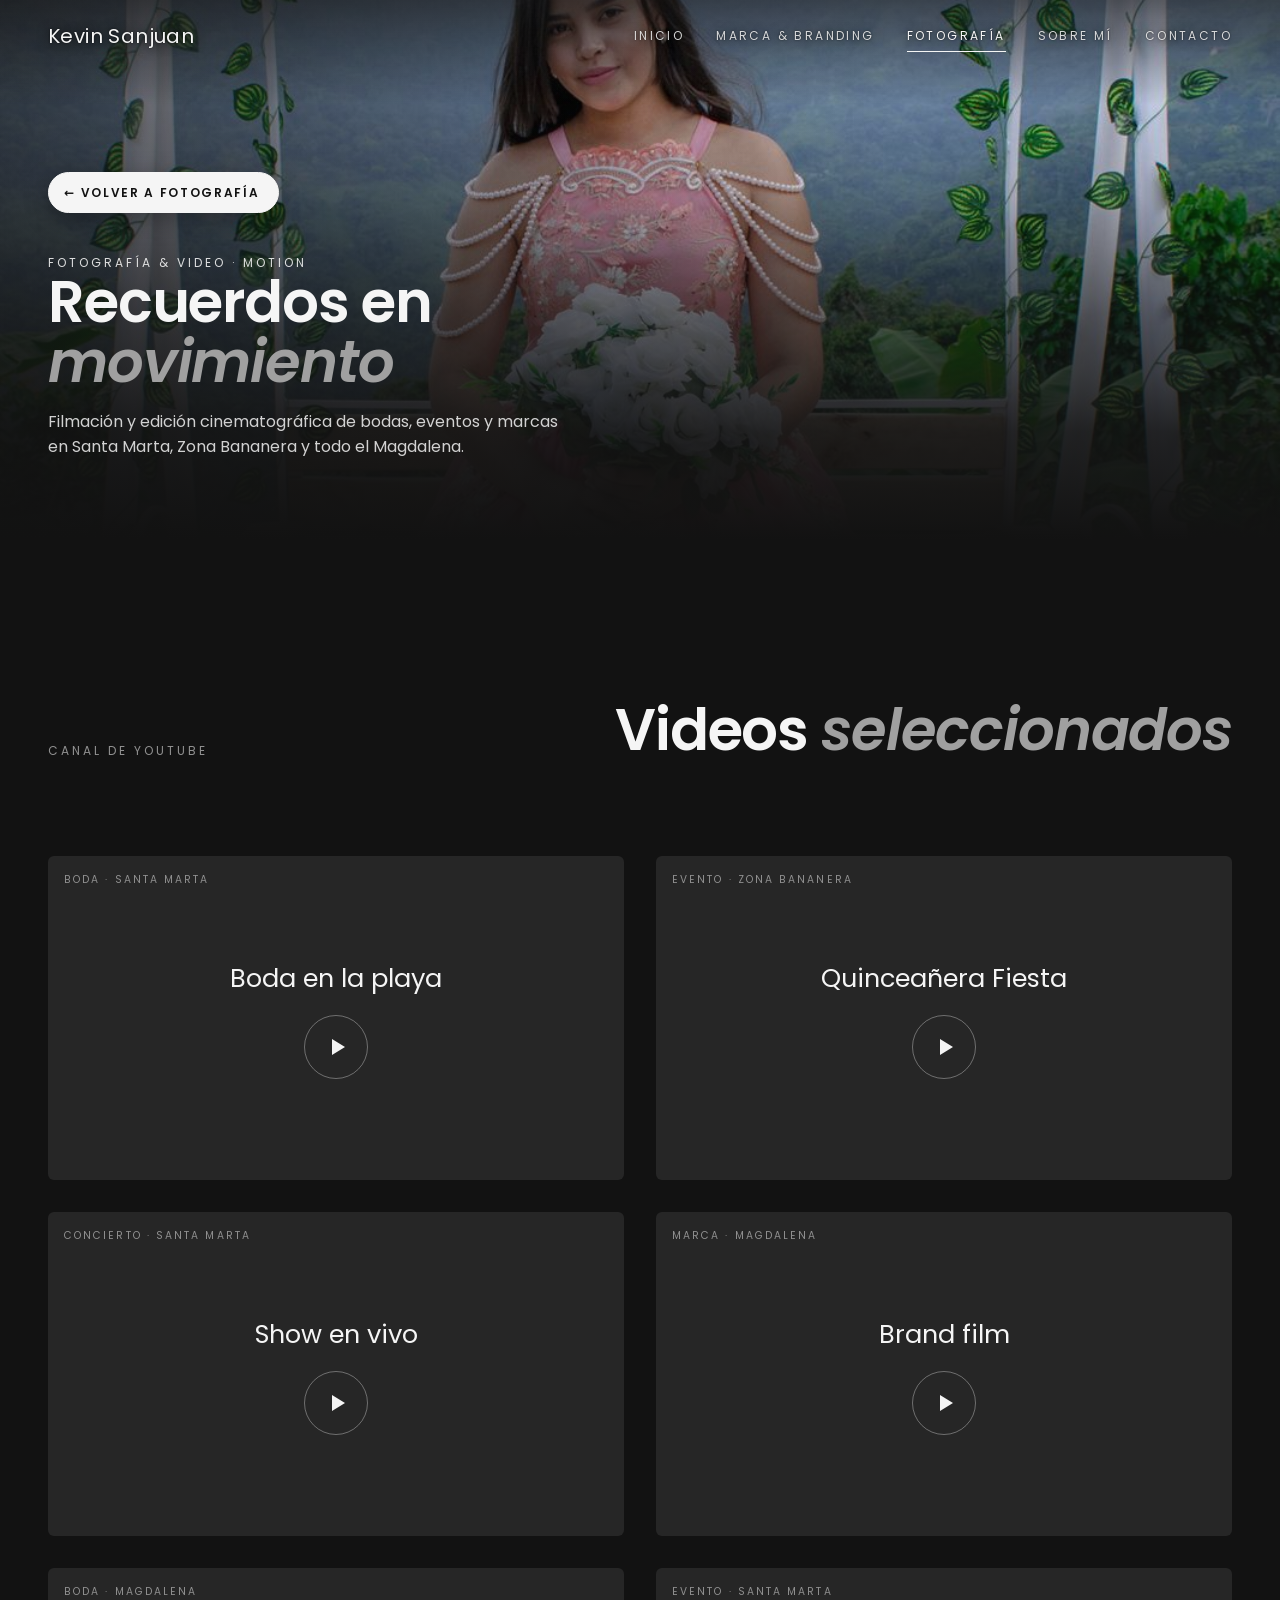
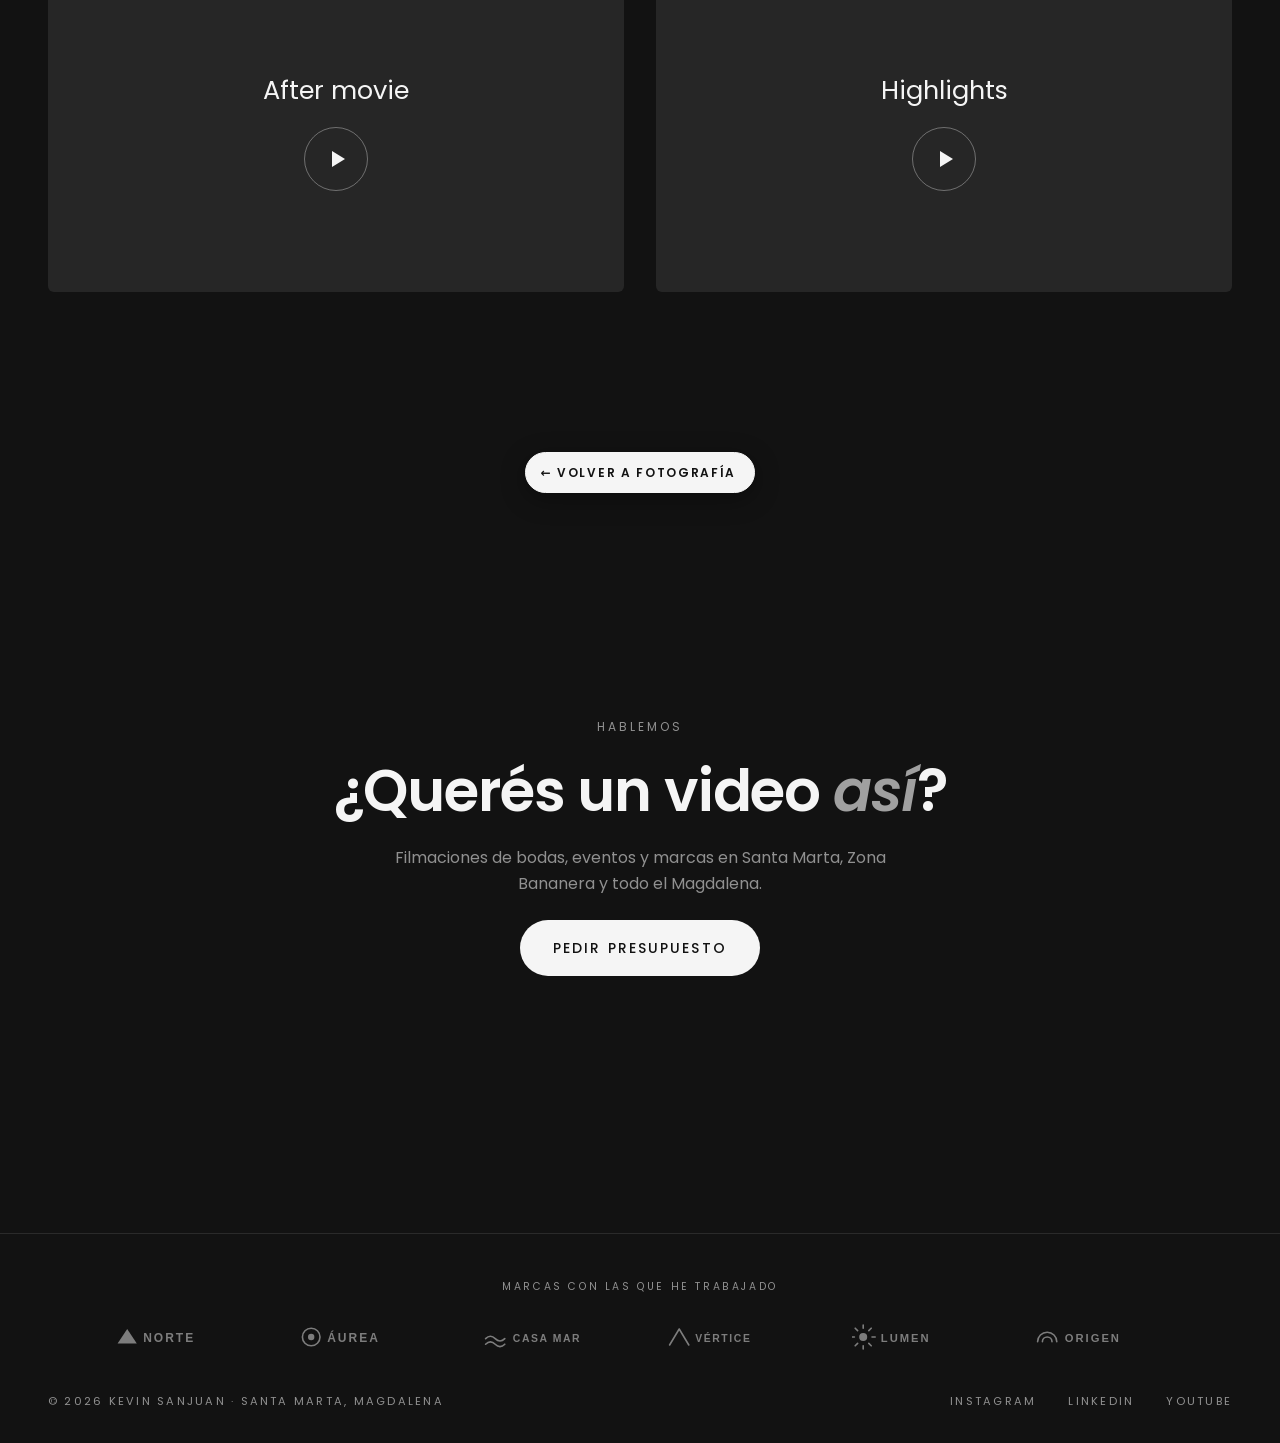
<file: fotos/videos.html>
<!DOCTYPE html>
<html lang="es">
<head>
  <meta charset="UTF-8">
  <meta name="viewport" content="width=device-width, initial-scale=1">
  <!-- TITULO: así ve Google esta página. Mantener: "Video", "Bodas", "Santa Marta". -->
  <title>Video de Bodas y Eventos en Santa Marta — Kevin Sanjuan</title>
  <!-- DESCRIPCION: quien busque "video de boda en santa marta" o "video de eventos magdalena"
       debería encontrar esta página. -->
  <meta name="description" content="Video de bodas y eventos en Santa Marta y Zona Bananera, Magdalena. Recuerdos cinematográficos y contenido de marca. Kevin Sanjuan.">
  <meta property="og:title" content="Video de Bodas y Eventos en Santa Marta — Kevin Sanjuan">
  <meta property="og:description" content="Videos de bodas, eventos y marcas en Santa Marta y el Magdalena.">
  <meta property="og:type" content="website">
  <meta property="og:site_name" content="Kevin Sanjuan">
  <meta property="og:locale" content="es_CO">
  <meta property="og:url" content="https://jcuetot.github.io/paginafotografo/fotos/videos.html">
  <meta property="og:image" content="https://jcuetot.github.io/paginafotografo/images/sesiones/eventos-sociales/cover.jpg">
  <meta property="og:image:width" content="1064">
  <meta property="og:image:height" content="1600">
  <meta property="og:image:alt" content="Video de Bodas y Eventos en Santa Marta — Kevin Sanjuan">
  <meta name="twitter:card" content="summary_large_image">
  <meta name="twitter:title" content="Video de Bodas y Eventos en Santa Marta — Kevin Sanjuan">
  <meta name="twitter:description" content="Fotografía y diseño gráfico en Santa Marta, Zona Bananera y el Magdalena.">
  <meta name="twitter:image" content="https://jcuetot.github.io/paginafotografo/images/sesiones/eventos-sociales/cover.jpg">
  <link rel="canonical" href="https://jcuetot.github.io/paginafotografo/fotos/videos.html">
  <meta name="theme-color" content="#121212">
  <meta name="geo.region" content="CO-MAG">
  <meta name="geo.placename" content="Santa Marta, Zona Bananera, Magdalena">
  <link rel="icon" href="../favicon.svg" type="image/svg+xml">

  <link rel="preconnect" href="https://fonts.googleapis.com">
  <link rel="preconnect" href="https://fonts.gstatic.com" crossorigin>
  <link href="https://fonts.googleapis.com/css2?family=Poppins:wght@400;500;600;700&display=swap" rel="stylesheet">

  <link rel="stylesheet" href="../styles.css?v=6">

  <!-- DATOS ESTRUCTURADOS (JSON-LD): para mostrar "video de bodas en santa marta" en Google.
       Solo reemplazar el teléfono cuando exista. -->
  <script type="application/ld+json">
  {
    "@context": "https://schema.org",
    "@type": "ProfessionalService",
    "additionalType": "https://schema.org/Photographer",
    "name": "Kevin Sanjuan — Video de Bodas y Eventos en Santa Marta",
    "description": "Videos de bodas, eventos y marcas en Santa Marta y Zona Bananera, Magdalena.",
    "url": "https://jcuetot.github.io/paginafotografo/fotos/videos.html",
    "sameAs": [
      "https://www.instagram.com/kevinsanjuan70/",
      "https://www.linkedin.com/in/kevin-sanjuan-berdugo-024667403/",
      "https://www.youtube.com/@kevinsanjuan8070"
    ],
    "image": "https://jcuetot.github.io/paginafotografo/images/sesiones/eventos-sociales/cover.jpg",
    "priceRange": "$$",
    "email": "hola@kevinsanjuan.com",
    "address": {
      "@type": "PostalAddress",
      "addressLocality": "Santa Marta",
      "addressRegion": "Magdalena",
      "addressCountry": "CO"
    },
    "geo": {
      "@type": "GeoCoordinates",
      "latitude": 11.2408,
      "longitude": -74.199
    },
    "areaServed": [
      { "@type": "Place", "name": "Santa Marta" },
      { "@type": "Place", "name": "Zona Bananera" },
      { "@type": "State", "name": "Magdalena" }
    ],
    "makesOffer": [
      { "@type": "Offer", "itemOffered": { "@type": "Service", "name": "Video de bodas en Santa Marta" } },
      { "@type": "Offer", "itemOffered": { "@type": "Service", "name": "Video de eventos en el Magdalena" } },
      { "@type": "Offer", "itemOffered": { "@type": "Service", "name": "Video para marcas en Santa Marta" } }
    ]
  }
  </script>
</head>
<body data-root="../" data-page="fotos">

  <main>

    <!-- ============ BANNER DE LA PÁGINA ============ -->
    <section class="page-hero">
      <img src="../images/sesiones/eventos-sociales/foto-2.jpg" alt="Video de bodas y eventos en Santa Marta — producción audiovisual" class="page-hero-img page-hero-img--face" width="1067" height="1600" decoding="async">
      <div class="page-hero-shade"></div>
      <div class="page-hero-content">
        <a class="hero-back" href="../fotos.html">← Volver a Fotografía</a>
        <p class="eyebrow">Fotografía &amp; Video · Motion</p>
        <h1>Recuerdos en <em>movimiento</em></h1>
        <p>Filmación y edición cinematográfica de bodas, eventos y marcas en Santa Marta, Zona Bananera y todo el Magdalena.</p>
      </div>
    </section>

    <section class="section">
      <div class="section-head reveal">
        <p class="eyebrow">Canal de YouTube</p>
        <h2 class="h2">Videos <em>seleccionados</em></h2>
        <!-- QUE PONER AQUI: cómo pegar un video real de YouTube en cada tarjeta:
             1) En YouTube, abrir el video y tocar "Compartir" → "Insertar".
             2) Copiar la URL del iframe que aparece (algo como: https://www.youtube.com/embed/XXXXXXXXX).
             3) En el bloque de abajo, reemplazar la línea del video-tag:
                <span class="video-tag">Boda · Santa Marta</span>
                por el iframe completo:
                <iframe class="video-frame" src="LA-URL-EMBED" title="Nombre del video" loading="lazy" allow="accelerometer; autoplay; clipboard-write; encrypted-media; gyroscope; picture-in-picture" allowfullscreen></iframe>
             4) Para quitar un video, borrar la tarjeta completa (el bloque <div class="video-card">…</div>). -->
      </div>

      <div class="videos-grid">
        <div class="video-card reveal">
          <span class="video-tag">Boda · Santa Marta</span>
          <p class="video-card-title">Boda en la playa</p>
          <span class="video-play" aria-hidden="true"></span>
        </div>

        <div class="video-card reveal">
          <span class="video-tag">Evento · Zona Bananera</span>
          <p class="video-card-title">Quinceañera Fiesta</p>
          <span class="video-play" aria-hidden="true"></span>
        </div>

        <div class="video-card reveal">
          <span class="video-tag">Concierto · Santa Marta</span>
          <p class="video-card-title">Show en vivo</p>
          <span class="video-play" aria-hidden="true"></span>
        </div>

        <div class="video-card reveal">
          <span class="video-tag">Marca · Magdalena</span>
          <p class="video-card-title">Brand film</p>
          <span class="video-play" aria-hidden="true"></span>
        </div>

        <div class="video-card reveal">
          <span class="video-tag">Boda · Magdalena</span>
          <p class="video-card-title">After movie</p>
          <span class="video-play" aria-hidden="true"></span>
        </div>

        <div class="video-card reveal">
          <span class="video-tag">Evento · Santa Marta</span>
          <p class="video-card-title">Highlights</p>
          <span class="video-play" aria-hidden="true"></span>
        </div>
      </div>
    </section>

    <div class="gallery-back">
      <a class="hero-back" href="../fotos.html">← Volver a Fotografía</a>
    </div>

    <!-- ============ CIERRE ============ -->
    <section class="section section-cta">
      <div class="section-head reveal">
        <p class="eyebrow">Hablemos</p>
        <h2 class="h2">¿Querés un video <em>así</em>?</h2>
        <p class="section-intro">Filmaciones de bodas, eventos y marcas en Santa Marta, Zona Bananera y todo el Magdalena.</p>
        <a href="../index.html#contacto" class="btn btn-primary magnetic" data-strength="0.35">Pedir presupuesto</a>
      </div>
    </section>

  </main>

  <script src="../nav.js?v=6"></script>
  <script src="../script.js?v=6"></script>
</body>
</html>
</file>
<file: styles.css>
/* ============================================================
   Kevin Sanjuan — Sistema de diseño
   Tema oscuro #121212 · Fraunces (títulos) + Space Grotesk (texto)
   + Space Mono (detalles)
   ============================================================ */

:root {
  color-scheme: dark;
  --bg: #121212;
  --coal: #1e1e1e;
  --smoke: #262626;
  --fog: #f5f5f5;
  --mist: #909090;
  --accent: #a0a0a0;

  /* Manual de marca: DiscO Diva (principal) + Poppins (secundaria).
     DiscO Diva no está publicada en ningún servicio web: mientras llega el
     archivo .ttf/.otf del cliente, los tres papeles usan Poppins. */
  --serif: 'Poppins', system-ui, sans-serif;
  --sans: 'Poppins', system-ui, sans-serif;
  --mono: 'Poppins', system-ui, sans-serif;

  /* Tipografía fluida */
  --text-display: clamp(3.5rem, 9vw, 8.5rem);
  --text-hero: clamp(2.75rem, 7vw, 6.5rem);
  --text-h2: clamp(2rem, 4.5vw, 3.75rem);
  --text-h3: clamp(1.25rem, 2vw, 1.75rem);
  --text-body: clamp(1rem, 1.2vw, 1.125rem);

  --ease: cubic-bezier(0.22, 1, 0.36, 1);
}

/* ---------- Base ---------- */

* {
  box-sizing: border-box;
  margin: 0;
  padding: 0;
}

html {
  scroll-behavior: smooth;
  background: var(--bg);
}

body {
  background: var(--bg);
  color: var(--fog);
  font-family: var(--sans);
  font-size: var(--text-body);
  line-height: 1.6;
  -webkit-font-smoothing: antialiased;
  overflow-x: hidden;
}

body.no-scroll {
  overflow: hidden;
}

img {
  display: block;
  max-width: 100%;
  -webkit-user-drag: none;
  -webkit-touch-callout: none;
  user-select: none;
}

a {
  color: inherit;
  text-decoration: none;
}

section {
  scroll-margin-top: 4.5rem;
}

::selection {
  background: var(--fog);
  color: var(--bg);
}

::-webkit-scrollbar {
  width: 10px;
}
::-webkit-scrollbar-track {
  background: var(--bg);
}
::-webkit-scrollbar-thumb {
  background: #2e2e2e;
  border-radius: 5px;
}
::-webkit-scrollbar-thumb:hover {
  background: #3a3a3a;
}

:focus-visible {
  outline: 2px solid var(--accent);
  outline-offset: 3px;
}

/* ---------- Tipografía ---------- */

h1, h2, h3 {
  font-family: var(--serif);
  font-weight: 600;
  line-height: 1.05;
  letter-spacing: -0.02em;
}

em {
  font-style: italic;
  color: var(--accent);
}

.h2 {
  font-size: var(--text-h2);
}

.h3 {
  font-size: var(--text-h3);
  line-height: 1.2;
}

/* Detalles técnicos en mono (números, etiquetas, leyendas) */
.eyebrow,
.service-num,
.stat-label,
.about-location,
.hero-scroll,
.overlay-links span,
.contact-socials a,
.contact-form label,
.footer,
.footer a,
.menu-label {
  font-family: var(--mono);
  text-transform: uppercase;
}

.eyebrow {
  font-size: 0.75rem;
  letter-spacing: 0.25em;
  color: var(--mist);
}

/* ---------- Estructura ---------- */

.section {
  padding: 7rem 1.5rem;
}

.section-head {
  display: flex;
  flex-wrap: wrap;
  align-items: flex-end;
  justify-content: space-between;
  gap: 1.5rem;
  margin-bottom: 4rem;
}

.section-intro {
  max-width: 22rem;
  color: var(--mist);
}

@media (min-width: 768px) {
  .section {
    padding: 10rem 3rem;
  }
  .section-head {
    margin-bottom: 6rem;
  }
}

/* ---------- Navbar ---------- */

.navbar {
  position: fixed;
  inset: 0 0 auto 0;
  z-index: 50;
  display: flex;
  align-items: center;
  justify-content: space-between;
  gap: 1rem;
  padding: 1.25rem 1.5rem;
  transition: background-color 0.4s, border-color 0.4s;
  border-bottom: 1px solid transparent;
  /* Sombra en el texto: con la foto limpia arriba, el menú necesita su propio contraste */
  text-shadow: 0 1px 12px rgba(0, 0, 0, 0.85), 0 0 2px rgba(0, 0, 0, 0.55);
}

/* Velo corto solo detrás de la barra, para que el menú se lea sobre cualquier foto */
.navbar::before {
  content: '';
  position: absolute;
  inset: 0 0 -2rem 0;
  background: linear-gradient(to bottom, rgba(18, 18, 18, 0.62), rgba(18, 18, 18, 0));
  pointer-events: none;
  z-index: -1;
}

.navbar.scrolled {
  background: rgba(18, 18, 18, 0.85);
  backdrop-filter: blur(12px);
  -webkit-backdrop-filter: blur(12px);
  border-bottom-color: rgba(255, 255, 255, 0.06);
}

.navbar-logo {
  font-family: var(--serif);
  font-size: 1.25rem;
  letter-spacing: 0.02em;
  color: var(--fog);
  transition: color 0.3s;
}

.navbar-logo:hover {
  color: var(--accent);
}

.navbar-links {
  display: none;
  align-items: center;
  gap: 2rem;
}

.navbar-links a {
  position: relative;
  font-family: var(--mono);
  font-size: 0.75rem;
  text-transform: uppercase;
  letter-spacing: 0.2em;
  color: rgba(245, 245, 245, 0.85);
  transition: color 0.3s;
}

.navbar-links a::after {
  content: '';
  position: absolute;
  left: 0;
  right: 0;
  bottom: -0.4rem;
  height: 1px;
  background: var(--fog);
  transform: scaleX(0);
  transform-origin: left;
  transition: transform 0.4s var(--ease);
}

.navbar-links a:hover {
  color: var(--fog);
}

.navbar-links a:hover::after,
.navbar-links a.active::after {
  transform: scaleX(1);
}

.navbar-links a.active {
  color: var(--fog);
}

.menu-toggle {
  display: flex;
  align-items: center;
  gap: 0.75rem;
  background: none;
  border: none;
  cursor: pointer;
  color: var(--fog);
  font-size: 0.8125rem;
  transition: color 0.3s;
}

.menu-toggle:hover {
  color: var(--accent);
}

.menu-label {
  display: none;
  letter-spacing: 0.25em;
}

.menu-icon {
  position: relative;
  display: block;
  width: 2.5rem;
  height: 2rem;
}

.menu-icon span {
  position: absolute;
  left: 0;
  top: 50%;
  width: 100%;
  height: 1px;
  background: currentColor;
  transition: transform 0.35s var(--ease);
}

.menu-icon span:first-child {
  transform: translateY(-0.3125rem);
}

.menu-icon span:last-child {
  transform: translateY(0.3125rem);
}

.menu-toggle.open .menu-icon span:first-child {
  transform: rotate(45deg);
}

.menu-toggle.open .menu-icon span:last-child {
  transform: rotate(-45deg);
}

@media (min-width: 768px) {
  .navbar {
    padding: 1.25rem 3rem;
  }
  .navbar-links {
    display: flex;
  }
  .menu-toggle {
    display: none;
  }
}

/* ---------- Menú overlay (mobile) ---------- */

.overlay {
  position: fixed;
  inset: 0;
  z-index: 40;
  display: flex;
  flex-direction: column;
  justify-content: center;
  gap: 3rem;
  padding: 1.5rem;
  background: var(--coal);
  clip-path: inset(0 0 100% 0);
  transition: clip-path 0.7s var(--ease);
  visibility: hidden;
}

.overlay.open {
  clip-path: inset(0 0 0% 0);
  visibility: visible;
}

.overlay-links {
  list-style: none;
  display: flex;
  flex-direction: column;
  gap: 0.25rem;
}

.overlay-links a {
  display: flex;
  align-items: baseline;
  gap: 1rem;
  font-family: var(--serif);
  font-size: clamp(2rem, 9vw, 8.5rem);
  line-height: 1.1;
  color: var(--fog);
  opacity: 0;
  transform: translateY(3.5rem);
  transition: color 0.3s, opacity 0.6s var(--ease), transform 0.6s var(--ease);
  transition-delay: 0s;
}

.overlay.open .overlay-links a {
  opacity: 1;
  transform: translateY(0);
  transition-delay: calc(0.15s + var(--i) * 0.06s);
}

.overlay-links a:hover {
  color: var(--accent);
}

.overlay-links span {
  font-size: 0.75rem;
  letter-spacing: 0.25em;
  color: var(--mist);
}

.overlay-footer {
  display: flex;
  flex-wrap: wrap;
  gap: 2rem;
  font-size: 0.875rem;
  color: var(--mist);
  opacity: 0;
  transition: opacity 0.6s var(--ease) 0s;
}

.overlay.open .overlay-footer {
  opacity: 1;
  transition-delay: 0.6s;
}

.overlay-footer a {
  transition: color 0.3s;
}

.overlay-footer a:hover {
  color: var(--accent);
}

@media (min-width: 768px) {
  .overlay {
    padding: 3rem;
  }
}

/* ---------- Hero ---------- */

.hero {
  position: relative;
  display: flex;
  align-items: flex-end;
  min-height: 100svh;
  overflow: hidden;
}

.hero-img {
  position: absolute;
  inset: 0;
  width: 100%;
  height: 100%;
  object-fit: cover;
}

.hero-overlay {
  position: absolute;
  inset: 0;
  background: linear-gradient(to top, var(--bg), rgba(18, 18, 18, 0.4) 55%, rgba(18, 18, 18, 0.2)),
    linear-gradient(to right, rgba(18, 18, 18, 0.6), transparent 60%);
}

.hero-content {
  position: relative;
  z-index: 1;
  width: 100%;
  padding: 5rem 1.5rem 5rem;
}

.hero-eyebrow {
  font-family: var(--mono);
  font-size: 0.75rem;
  text-transform: uppercase;
  letter-spacing: 0.3em;
  color: var(--mist);
  margin-bottom: 1.5rem;
}

.hero-title {
  font-size: var(--text-hero);
  color: var(--fog);
}

.hero-title span {
  display: block;
}

.hero-sub {
  max-width: 24rem;
  margin-top: 1.5rem;
  color: var(--mist);
}

.hero-actions {
  display: flex;
  flex-wrap: wrap;
  gap: 1.5rem;
  margin-top: 2.5rem;
}

.hero-scroll {
  position: absolute;
  right: 1.5rem;
  bottom: 2rem;
  z-index: 1;
  display: none;
  flex-direction: column;
  align-items: center;
  gap: 0.75rem;
  font-size: 0.625rem;
  letter-spacing: 0.3em;
  color: var(--mist);
  writing-mode: vertical-rl;
}

.hero-scroll-line {
  width: 1px;
  height: 4rem;
  background: linear-gradient(to bottom, var(--accent), transparent);
  animation: scroll-hint 2s ease-in-out infinite;
}

@keyframes scroll-hint {
  0%, 100% { opacity: 1; }
  50% { opacity: 0.3; }
}

/* Entrada del hero (al cargar) */
.hero-reveal {
  opacity: 0;
  transform: translateY(2.5rem);
  animation: hero-in 0.9s var(--ease) forwards;
}

.hero-reveal.d1 { animation-delay: 0.15s; }
.hero-reveal.d2 { animation-delay: 0.3s; }
.hero-reveal.d3 { animation-delay: 0.45s; }
.hero-reveal.d4 { animation-delay: 0.6s; }
.hero-reveal.d5 { animation-delay: 0.75s; }

@keyframes hero-in {
  to {
    opacity: 1;
    transform: translateY(0);
  }
}

@media (min-width: 768px) {
  .hero-content {
    padding: 6rem 3rem 6rem;
  }
  .hero-scroll {
    display: flex;
    right: 3rem;
  }
}

/* ---------- Botones ---------- */

.btn {
  display: inline-block;
  border: 1px solid transparent;
  border-radius: 999px;
  padding: 1rem 2rem;
  font-family: var(--sans);
  font-size: 0.875rem;
  font-weight: 500;
  text-transform: uppercase;
  letter-spacing: 0.15em;
  cursor: pointer;
  transition: background-color 0.3s, color 0.3s, border-color 0.3s;
  will-change: transform;
}

.btn-primary {
  background: var(--fog);
  color: var(--bg);
}

.btn-primary:hover {
  background: transparent;
  color: var(--fog);
  border-color: var(--fog);
}

.btn-outline {
  border-color: rgba(245, 245, 245, 0.3);
  color: var(--fog);
  background: transparent;
}

.btn-outline:hover {
  border-color: var(--accent);
  color: var(--accent);
}

/* ---------- Servicios ---------- */

.services {
  list-style: none;
}

.service-row {
  display: flex;
  flex-direction: column;
  gap: 0.75rem;
  padding: 2.5rem 0.5rem;
  border-bottom: 1px solid rgba(255, 255, 255, 0.1);
  transition: background-color 0.5s;
}

.service:last-child .service-row {
  border-bottom: none;
}

.service:hover .service-row {
  background: var(--smoke);
}

.service-num {
  font-size: 0.8rem;
  letter-spacing: 0.2em;
  color: var(--mist);
  transition: color 0.5s;
}

.service:hover .service-num {
  color: var(--accent);
}

.service-name {
  font-family: var(--serif);
  font-size: var(--text-h3);
  color: var(--fog);
  transition: color 0.5s;
}

.service:hover .service-name {
  color: var(--accent);
}

.service-desc {
  max-width: 26rem;
  color: var(--mist);
  transition: color 0.5s;
}

.service:hover .service-desc {
  color: rgba(245, 245, 245, 0.8);
}

@media (min-width: 768px) {
  .service-row {
    flex-direction: row;
    align-items: center;
    gap: 0;
    padding: 3.5rem 1.5rem;
  }
  .service-num {
    width: 4rem;
    flex-shrink: 0;
  }
  .service-name {
    width: 25%;
  }
  .service-desc {
    width: 40%;
  }
}

/* ---------- Sobre mí ---------- */

.section-about {
  background: var(--coal);
  overflow: hidden;
}

.about-grid {
  display: grid;
  grid-template-columns: 1fr;
  gap: 3rem;
  margin-top: 4rem;
}

.about-photo-wrap {
  position: relative;
}

.about-photo {
  position: relative;
  aspect-ratio: 3 / 4;
  border-radius: 0.375rem;
  overflow: hidden;
}

.about-photo img {
  width: 100%;
  height: 100%;
  object-fit: cover;
}

.about-photo-shade {
  position: absolute;
  inset: 0;
  background: linear-gradient(to top, rgba(18, 18, 18, 0.5), transparent);
}

.about-frame {
  position: absolute;
  top: 1.5rem;
  left: 1.5rem;
  width: 100%;
  height: 100%;
  border: 1px solid rgba(160, 160, 160, 0.3);
  border-radius: 0.375rem;
  z-index: -1;
}

.about-text p {
  margin-bottom: 1.5rem;
  color: rgba(245, 245, 245, 0.9);
}

.about-stats {
  display: grid;
  grid-template-columns: repeat(3, 1fr);
  gap: 1.5rem;
  margin-top: 3rem;
  padding-top: 2.5rem;
  border-top: 1px solid rgba(255, 255, 255, 0.1);
}

.stat-value {
  font-family: var(--serif);
  font-size: var(--text-h3);
  color: var(--accent);
  line-height: 1;
}

.stat-label {
  margin-top: 0.25rem;
  font-size: 0.7rem;
  letter-spacing: 0.2em;
  color: var(--mist);
}

.about-location {
  margin-top: 2.5rem;
  font-size: 0.75rem;
  letter-spacing: 0.25em;
  color: var(--mist);
}

@media (min-width: 768px) {
  .about-grid {
    grid-template-columns: repeat(12, 1fr);
    gap: 0;
    margin-top: 6rem;
  }
  .about-photo-wrap {
    grid-column: 1 / span 5;
    z-index: 1;
  }
  .about-text {
    grid-column: 4 / span 9;
    margin-top: 8rem;
    padding: 3.5rem 3.5rem 3.5rem 8rem;
    background: var(--bg);
  }
}

/* ---------- Contacto ---------- */

.contact-grid {
  display: grid;
  grid-template-columns: 1fr;
  gap: 4rem;
}

.contact-email {
  font-family: var(--serif);
  font-size: var(--text-h3);
  color: var(--fog);
  text-decoration: underline;
  text-decoration-color: rgba(160, 160, 160, 0.5);
  text-underline-offset: 0.5rem;
  transition: color 0.3s;
}

.contact-email:hover {
  color: var(--accent);
}

.contact-note {
  margin-top: 1.5rem;
  max-width: 22rem;
  color: var(--mist);
}

.contact-socials {
  display: flex;
  flex-wrap: wrap;
  gap: 1.5rem;
  margin-top: 2.5rem;
}

.contact-socials a {
  font-size: 0.75rem;
  letter-spacing: 0.2em;
  color: var(--mist);
  transition: color 0.3s;
}

.contact-socials a:hover {
  color: var(--accent);
}

.contact-form label {
  display: block;
  margin-bottom: 0.75rem;
  font-size: 0.7rem;
  letter-spacing: 0.2em;
  color: var(--mist);
}

.contact-form input,
.contact-form textarea {
  width: 100%;
  border: none;
  border-bottom: 1px solid rgba(255, 255, 255, 0.2);
  background: transparent;
  padding: 0.75rem 0;
  color: var(--fog);
  font-family: var(--sans);
  font-size: var(--text-body);
  transition: border-color 0.3s;
  resize: none;
}

.contact-form input::placeholder,
.contact-form textarea::placeholder {
  color: var(--mist);
}

.contact-form input:focus,
.contact-form textarea:focus {
  outline: none;
  border-color: var(--accent);
}

.form-row {
  display: grid;
  grid-template-columns: 1fr;
  gap: 2.5rem;
  margin-bottom: 2.5rem;
}

.form-success {
  margin-top: 1rem;
  color: var(--accent);
  font-family: var(--serif);
  font-size: var(--text-h3);
}

@media (min-width: 768px) {
  .contact-grid {
    grid-template-columns: repeat(12, 1fr);
    gap: 0;
  }
  .contact-info {
    grid-column: 1 / span 4;
  }
  .contact-form {
    grid-column: 5 / span 8;
  }
  .form-row {
    grid-template-columns: 1fr 1fr;
  }
  .form-full {
    grid-column: 1 / -1;
  }
}

/* ---------- Footer ---------- */

.footer {
  display: flex;
  flex-direction: column;
  gap: 2.5rem;
  padding: 3rem 1.5rem 2rem;
  border-top: 1px solid rgba(255, 255, 255, 0.1);
  font-size: 0.7rem;
  letter-spacing: 0.2em;
  color: var(--mist);
}

.footer-clients {
  display: flex;
  flex-direction: column;
  align-items: center;
  gap: 1.75rem;
}

.footer-clients-title {
  font-family: var(--mono);
  font-size: 0.65rem;
  font-weight: 400;
  letter-spacing: 0.25em;
  text-transform: uppercase;
  color: var(--mist);
  text-align: center;
}

.footer-clients-row {
  display: grid;
  grid-template-columns: repeat(2, 1fr);
  align-items: center;
  justify-items: center;
  gap: 2rem 1.5rem;
  width: 100%;
}

.footer-clients-row img {
  height: 1.75rem;
  width: auto;
  opacity: 0.45;
  transition: opacity 0.35s var(--ease), transform 0.35s var(--ease);
}

.footer-clients-row img:hover {
  opacity: 1;
  transform: translateY(-0.25rem) scale(1.04);
}

.footer-bottom {
  display: flex;
  flex-wrap: wrap;
  align-items: center;
  justify-content: space-between;
  gap: 1rem;
  width: 100%;
}

.footer-bottom div {
  display: flex;
  flex-wrap: wrap;
  gap: 2rem;
}

.footer a {
  font-size: 0.7rem;
  letter-spacing: 0.2em;
  transition: color 0.3s;
}

.footer a:hover {
  color: var(--accent);
}

@media (min-width: 768px) {
  .footer {
    padding: 3rem 3rem 2rem;
  }
  .footer-clients-row {
    display: flex;
    flex-wrap: wrap;
    justify-content: center;
    gap: 3.5rem;
    width: auto;
  }
  .footer-clients-row img {
    height: 2rem;
  }
}

/* ---------- Scroll reveals ---------- */

.reveal {
  opacity: 0;
  transform: translateY(3.75rem);
  transition: opacity 0.9s var(--ease), transform 0.9s var(--ease);
}

.reveal.visible {
  opacity: 1;
  transform: translateY(0);
}

/* ---------- Accesibilidad: reducir movimiento ---------- */

@media (prefers-reduced-motion: reduce) {
  html {
    scroll-behavior: auto;
  }
  *,
  *::before,
  *::after {
    animation-duration: 0.01ms !important;
    animation-iteration-count: 1 !important;
    transition-duration: 0.01ms !important;
  }
  .reveal {
    opacity: 1;
    transform: none;
  }
  .hero-reveal {
    opacity: 1;
    transform: none;
  }
}

/* ============================================================
   Subpáginas: banner, slideshows, galerías, lightbox, videos
   ============================================================ */

/* ---------- Banner de subpágina ---------- */

.page-hero {
  position: relative;
  display: flex;
  align-items: flex-end;
  min-height: 55svh;
  padding: 8rem 1.5rem 4rem;
  overflow: hidden;
}

.page-hero-img {
  position: absolute;
  inset: 0;
  width: 100%;
  height: 100%;
  object-fit: cover;
  object-position: top center;
}

/* Retratos verticales: el rostro está en el tercio superior, no en el borde */
.page-hero-img--face {
  object-position: 50% 30%;
}

/* Las piezas de branding y los logos también se amplían al hacer clic */
.brand-card,
.logo-item {
  cursor: zoom-in;
}

.page-hero-shade {
  position: absolute;
  inset: 0;
  /* Velo localizado: oscurece la franja del texto y deja limpia la parte alta de la foto */
  background:
    linear-gradient(
      to top,
      var(--bg),
      rgba(18, 18, 18, 0.94) 26%,
      rgba(18, 18, 18, 0.74) 48%,
      rgba(18, 18, 18, 0.3) 70%,
      rgba(18, 18, 18, 0) 88%
    ),
    linear-gradient(
      to right,
      rgba(18, 18, 18, 0.72),
      rgba(18, 18, 18, 0.34) 42%,
      rgba(18, 18, 18, 0) 72%
    );
}

@media (min-width: 768px) {
  .page-hero-shade {
    background:
      linear-gradient(
        to top,
        var(--bg),
        rgba(18, 18, 18, 0.9) 20%,
        rgba(18, 18, 18, 0.58) 42%,
        rgba(18, 18, 18, 0.14) 64%,
        rgba(18, 18, 18, 0) 80%
      ),
      linear-gradient(
        to right,
        rgba(18, 18, 18, 0.66),
        rgba(18, 18, 18, 0.24) 40%,
        rgba(18, 18, 18, 0) 70%
      );
  }
}

.page-hero-content {
  position: relative;
  z-index: 1;
  width: 100%;
}

.hero-back {
  display: inline-flex;
  align-items: center;
  gap: 0.55rem;
  margin-bottom: 1.5rem;
  padding: 0.62rem 1.15rem 0.62rem 0.95rem;
  border: 1px solid var(--fog);
  border-radius: 999px;
  background: var(--fog);
  box-shadow: 0 6px 24px rgba(0, 0, 0, 0.35);
  font-family: var(--mono);
  font-size: 0.75rem;
  font-weight: 600;
  letter-spacing: 0.14em;
  text-transform: uppercase;
  color: var(--bg);
  transition: background 0.3s var(--ease), border-color 0.3s var(--ease), color 0.3s var(--ease);
}

.hero-back:hover,
.hero-back:focus-visible {
  background: var(--bg);
  border-color: var(--fog);
  color: var(--fog);
}

.gallery-back {
  display: flex;
  justify-content: center;
  padding: 0 1.5rem 4rem;
}

.gallery-back .hero-back {
  margin-bottom: 0;
}

.page-hero-content h1 {
  font-size: var(--text-h2);
  color: var(--fog);
  max-width: 18ch;
}

.page-hero-content p {
  margin-top: 1rem;
  max-width: 32rem;
  color: var(--mist);
}

/* El texto sobre foto sube de tono: el velo solo no alcanza para 4.5:1 */
.page-hero-content .eyebrow,
.showcase-content .eyebrow {
  color: rgba(245, 245, 245, 0.88);
}

.page-hero-content p:not(.eyebrow),
.showcase-content p:not(.eyebrow) {
  color: rgba(245, 245, 245, 0.84);
}

@media (min-width: 768px) {
  .page-hero {
    min-height: 60svh;
    padding: 9rem 3rem 5rem;
  }
}

/* ---------- Slideshow (fotos que cambian solas) ---------- */

.slideshow {
  position: absolute;
  inset: 0;
  overflow: hidden;
}

.slideshow-img {
  position: absolute;
  inset: 0;
  width: 100%;
  height: 100%;
  object-fit: cover;
  object-position: top center;
  opacity: 0;
  transform: scale(1.05);
  transition: opacity 1.2s var(--ease), transform 8s linear;
}

.slideshow-block--face .slideshow-img {
  object-position: 50% 30%;
}

.slideshow-img.active {
  opacity: 1;
  transform: scale(1.14);
}

/* ---------- Tarjetas dobles del inicio (Marca & Branding / Fotografía) ---------- */

.showcase {
  display: grid;
  grid-template-columns: 1fr;
  gap: 1.5rem;
}

.showcase-card {
  position: relative;
  display: flex;
  align-items: flex-end;
  aspect-ratio: 4 / 5;
  border-radius: 0.375rem;
  overflow: hidden;
  isolation: isolate;
  transition: transform 0.5s var(--ease);
}

.showcase-card:hover {
  transform: scale(1.015);
}

.showcase-shade {
  position: absolute;
  inset: 0;
  z-index: 1;
  background:
    linear-gradient(
      to top,
      rgba(18, 18, 18, 0.95),
      rgba(18, 18, 18, 0.86) 28%,
      rgba(18, 18, 18, 0.5) 52%,
      rgba(18, 18, 18, 0.12) 76%,
      rgba(18, 18, 18, 0) 90%
    ),
    linear-gradient(to right, rgba(18, 18, 18, 0.5), rgba(18, 18, 18, 0) 65%);
}

.showcase-content {
  position: relative;
  z-index: 2;
  width: 100%;
  padding: 2rem 1.5rem;
}

.showcase-content .eyebrow {
  margin-bottom: 1rem;
}

.showcase-content h2 {
  font-size: var(--text-h3);
  line-height: 1.1;
}

.showcase-content p {
  margin-top: 0.75rem;
  color: var(--mist);
  max-width: 26rem;
}

.showcase-cta {
  display: inline-flex;
  align-items: center;
  gap: 0.75rem;
  margin-top: 1.5rem;
  font-size: 0.75rem;
  text-transform: uppercase;
  letter-spacing: 0.25em;
  color: var(--fog);
  transition: color 0.3s;
}

.showcase-cta::after {
  content: '→';
  transition: transform 0.4s var(--ease);
}

.showcase-card:hover .showcase-cta {
  color: var(--accent);
}

.showcase-card:hover .showcase-cta::after {
  transform: translateX(0.375rem);
}

.showcase-dots {
  position: absolute;
  right: 1.5rem;
  bottom: 1.5rem;
  z-index: 2;
  display: flex;
  gap: 0.375rem;
}

.slideshow-dot {
  width: 1.5rem;
  height: 2px;
  background: rgba(245, 245, 245, 0.3);
  transition: background-color 0.4s;
}

.slideshow-dot.active {
  background: var(--fog);
}

@media (min-width: 768px) {
  .showcase {
    grid-template-columns: 1fr 1fr;
    gap: 1.5rem;
  }
  .showcase-content {
    padding: 2.5rem 2rem;
  }
}

/* ---------- Hub de fotografía (fotos.html): secciones por tipo ---------- */

.gallery-type {
  margin-bottom: 6rem;
}

.gallery-type:last-child {
  margin-bottom: 0;
}

.gallery-type-head {
  display: flex;
  flex-wrap: wrap;
  align-items: baseline;
  justify-content: space-between;
  gap: 1rem;
  margin-bottom: 1.5rem;
}

.gallery-type-head a {
  font-size: 0.75rem;
  text-transform: uppercase;
  letter-spacing: 0.25em;
  color: var(--accent);
  transition: color 0.3s;
}

.gallery-type-head a:hover {
  color: var(--fog);
}

.slideshow-block {
  position: relative;
  aspect-ratio: 16 / 10;
  border-radius: 0.375rem;
  overflow: hidden;
  display: block;
}

.slideshow-block-shade {
  position: absolute;
  inset: 0;
  z-index: 1;
  background:
    linear-gradient(
      to top,
      rgba(18, 18, 18, 0.95),
      rgba(18, 18, 18, 0.84) 30%,
      rgba(18, 18, 18, 0.48) 55%,
      rgba(18, 18, 18, 0.12) 78%,
      rgba(18, 18, 18, 0) 92%
    ),
    linear-gradient(to right, rgba(18, 18, 18, 0.48), rgba(18, 18, 18, 0) 62%);
}

.slideshow-block-info {
  position: absolute;
  left: 1.5rem;
  bottom: 1.5rem;
  right: 1.5rem;
  z-index: 2;
  display: flex;
  flex-wrap: wrap;
  align-items: flex-end;
  justify-content: space-between;
  gap: 1rem;
}

.slideshow-block-info h3 {
  font-size: var(--text-h3);
}

.slideshow-block-info span {
  font-size: 0.75rem;
  text-transform: uppercase;
  letter-spacing: 0.25em;
  color: var(--accent);
}

.slideshow-block-dots {
  position: absolute;
  left: 1.5rem;
  bottom: 1.5rem;
  z-index: 2;
  display: flex;
  gap: 0.375rem;
}

@media (min-width: 768px) {
  .slideshow-block {
    aspect-ratio: 21 / 9;
  }
}

/* ---------- Galería mosaico (fotos/bodas.html, etc.) ---------- */

.gallery {
  columns: 2;
  column-gap: 0.75rem;
}

.gallery-item {
  position: relative;
  display: block;
  break-inside: avoid;
  margin-bottom: 0.75rem;
  border-radius: 0.375rem;
  overflow: hidden;
  cursor: zoom-in;
  outline: none;
}

.gallery-item img {
  width: 100%;
  transition: transform 0.6s var(--ease);
}

.gallery-item:hover img,
.gallery-item:focus-visible img {
  transform: scale(1.04);
}

.gallery-item::after {
  content: '⤢';
  position: absolute;
  top: 50%;
  left: 50%;
  transform: translate(-50%, -50%) scale(0.6);
  color: var(--fog);
  font-size: 1.5rem;
  opacity: 0;
  transition: opacity 0.4s var(--ease), transform 0.4s var(--ease);
}

.gallery-item:hover::after,
.gallery-item:focus-visible::after {
  opacity: 1;
  transform: translate(-50%, -50%) scale(1);
}

@media (min-width: 768px) {
  .gallery {
    columns: 3;
    column-gap: 1.25rem;
  }
  .gallery-item {
    margin-bottom: 1.25rem;
  }
}

/* ---------- Lightbox ---------- */

.lightbox {
  position: fixed;
  inset: 0;
  z-index: 60;
  display: flex;
  align-items: center;
  justify-content: center;
  background: rgba(10, 10, 10, 0.96);
  opacity: 0;
  visibility: hidden;
  transition: opacity 0.3s, visibility 0.3s;
}

.lightbox.open {
  opacity: 1;
  visibility: visible;
}

.lightbox-img {
  max-width: 96vw;
  max-height: 92vh;
  object-fit: contain;
  border-radius: 0.25rem;
}

.lightbox-btn {
  position: absolute;
  display: grid;
  place-items: center;
  width: 3rem;
  height: 3rem;
  border: 1px solid rgba(245, 245, 245, 0.25);
  border-radius: 999px;
  background: rgba(18, 18, 18, 0.7);
  color: var(--fog);
  font-size: 1.5rem;
  line-height: 1;
  cursor: pointer;
  transition: border-color 0.3s, color 0.3s;
}

.lightbox-btn:hover {
  border-color: var(--fog);
}

.lightbox-prev {
  left: 1rem;
}

.lightbox-next {
  right: 1rem;
}

.lightbox-close {
  top: 1rem;
  right: 1rem;
  font-size: 1.75rem;
}

@media (min-width: 768px) {
  .lightbox-prev {
    left: 2rem;
  }
  .lightbox-next {
    right: 2rem;
  }
  .lightbox-close {
    top: 2rem;
    right: 2rem;
  }
}

/* ---------- Página de videos ---------- */

.videos-grid {
  display: grid;
  grid-template-columns: 1fr;
  gap: 1.5rem;
}

.video-card {
  position: relative;
  aspect-ratio: 16 / 9;
  border-radius: 0.375rem;
  background: var(--smoke);
  overflow: hidden;
  display: flex;
  flex-direction: column;
  align-items: center;
  justify-content: center;
  gap: 1rem;
}

.video-card-title {
  position: relative;
  z-index: 1;
  font-family: var(--serif);
  font-size: var(--text-h3);
  color: var(--fog);
}

.video-play {
  position: relative;
  z-index: 1;
  display: grid;
  place-items: center;
  width: 4rem;
  height: 4rem;
  border: 1px solid rgba(245, 245, 245, 0.35);
  border-radius: 999px;
  color: var(--fog);
  transition: background-color 0.3s, border-color 0.3s, color 0.3s;
}

.video-card:hover .video-play {
  background: var(--fog);
  color: var(--bg);
  border-color: var(--fog);
}

.video-play::before {
  content: '';
  margin-left: 0.25rem;
  border-style: solid;
  border-width: 0.5rem 0 0.5rem 0.85rem;
  border-color: transparent transparent transparent currentColor;
}

.video-card iframe {
  position: absolute;
  inset: 0;
  width: 100%;
  height: 100%;
  border: 0;
}

.video-tag {
  position: absolute;
  top: 1rem;
  left: 1rem;
  z-index: 1;
  font-family: var(--mono);
  font-size: 0.65rem;
  text-transform: uppercase;
  letter-spacing: 0.2em;
  color: var(--mist);
}

@media (min-width: 768px) {
  .videos-grid {
    grid-template-columns: 1fr 1fr;
    gap: 2rem;
  }
}

/* ---------- Grid de proyectos de marca (branding.html) ---------- */

.brand-grid {
  display: grid;
  grid-template-columns: 1fr;
  gap: 1.5rem;
}

.brand-card {
  position: relative;
  display: flex;
  align-items: flex-end;
  aspect-ratio: 4 / 5;
  border-radius: 0.375rem;
  overflow: hidden;
  isolation: isolate;
  transition: transform 0.5s var(--ease);
}

.brand-card:hover {
  transform: scale(1.015);
}

.brand-card img {
  position: absolute;
  inset: 0;
  width: 100%;
  height: 100%;
  object-fit: cover;
  transition: transform 0.7s var(--ease);
}

.brand-card:hover img {
  transform: scale(1.05);
}

.brand-shade {
  position: absolute;
  inset: 0;
  z-index: 1;
  background: linear-gradient(to top, rgba(18, 18, 18, 0.9), transparent 55%);
  opacity: 0.8;
  transition: opacity 0.5s;
}

.brand-card:hover .brand-shade {
  opacity: 1;
}

.brand-info {
  position: relative;
  z-index: 2;
  width: 100%;
  padding: 1.5rem;
}

.brand-info h3 {
  font-size: var(--text-h3);
}

.brand-info p {
  margin-top: 0.25rem;
  font-family: var(--mono);
  font-size: 0.7rem;
  text-transform: uppercase;
  letter-spacing: 0.2em;
  color: var(--mist);
}

.brand-cta {
  display: block;
  margin-top: 0.75rem;
  font-size: 0.7rem;
  text-transform: uppercase;
  letter-spacing: 0.25em;
  color: var(--accent);
  opacity: 0;
  transform: translateY(0.5rem);
  transition: opacity 0.4s var(--ease), transform 0.4s var(--ease);
}

.brand-card:hover .brand-cta {
  opacity: 1;
  transform: translateY(0);
}

@media (min-width: 768px) {
  .brand-grid {
    grid-template-columns: repeat(3, 1fr);
    gap: 1.5rem;
  }
}

/* ---------- Logotipos (branding.html) ---------- */

.logos-grid {
  display: grid;
  grid-template-columns: repeat(2, 1fr);
  gap: 0.75rem;
}

.logo-item {
  display: flex;
  align-items: center;
  justify-content: center;
  padding: 1.25rem;
  aspect-ratio: 4 / 3;
  background: var(--fog);
  border-radius: 0.375rem;
}

/* Logos con texto claro sobre fondo transparente */
.logo-item--dark {
  background: var(--coal);
}

.logo-item img {
  max-width: 100%;
  max-height: 100%;
  width: auto;
  height: auto;
  object-fit: contain;
}

@media (min-width: 768px) {
  .logos-grid {
    grid-template-columns: repeat(4, 1fr);
    gap: 1rem;
  }

  .logo-item {
    padding: 1.75rem;
  }
}

@media (prefers-reduced-motion: reduce) {
  .slideshow-img {
    transition: opacity 0.4s;
    transform: none;
  }
  .slideshow-img.active {
    transform: none;
  }
}

/* ---------- Sección de cierre centrada (branding.html) ---------- */

.section-cta .section-head {
  flex-direction: column;
  align-items: center;
  text-align: center;
}

.section-cta .section-intro {
  max-width: 32rem;
}
</file>
